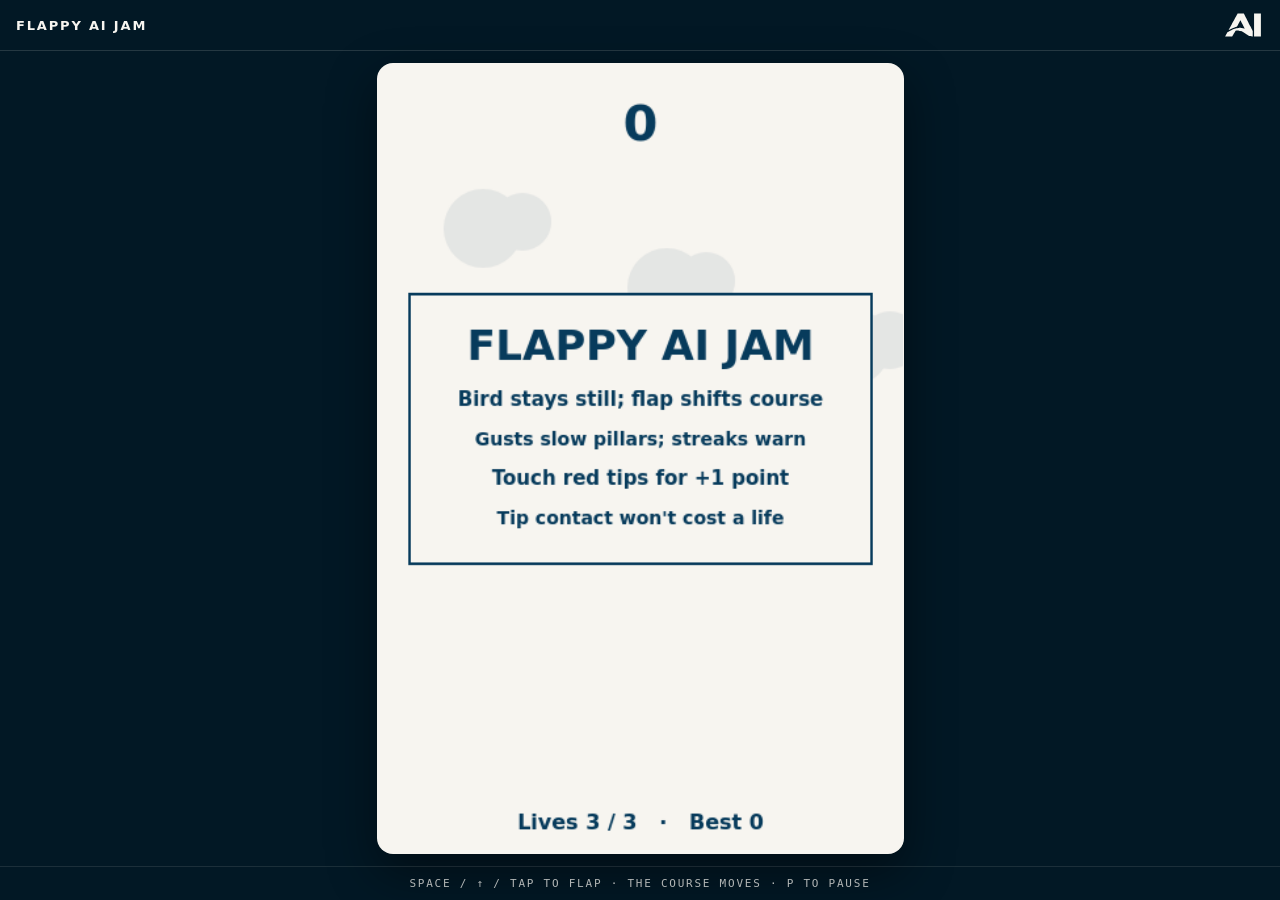
<file: index.html>
<!DOCTYPE html>
<!--
  FLAPPY AI JAM · University of Portsmouth AI Society
  This whole file is the starter. Copy it into Gemini Canvas or open it in a browser.
  Ask for one change, play a round, and keep the last working version.

  FOR AI CODING AGENTS
  Keep the game in this one HTML file with inline CSS and JavaScript.
  Keep Space, Arrow Up, mouse and touch working, along with pause, restart and resizing.
  Use Canvas shapes and inline styles. Avoid external images, libraries, fonts or packages.
  Keep the labelled AI PROMPT ZONE comments and edit the working Canvas in place.
  If you return code as text, return the complete file from <!DOCTYPE html> to </html>.
  Keep best-score storage optional. Wrap all localStorage reads and writes in try/catch
  so the game works inside sandboxed previews even when storage is unavailable.
  Physics use seconds in a fixed-step loop. Never tie movement to screen refresh.
  The default is a three-life game with a gradual difficulty ramp. Keep each gap reachable.
  The labelled zones below show where to change artwork, physics, obstacles and scoring.
  After editing, check the first launch, all three lives, restart and a phone-size view.
-->
<html lang="en">
<head>
<meta charset="UTF-8">
<meta name="viewport" content="width=device-width, initial-scale=1">
<link rel="icon" href="data:,">
<title>Flappy AI Jam · UoP AI Society</title>
<style>
  :root { --ink:#021825; --navy:#073B5C; --cream:#F7F5F0; }
  * { box-sizing:border-box; }
  html, body { margin:0; height:100%; background:var(--ink); color:var(--cream); color-scheme:dark;
    font-family:system-ui,-apple-system,"Segoe UI",sans-serif; }
  body { height:100svh; display:flex; flex-direction:column; overflow:hidden; }
  header, footer { display:flex; align-items:center; padding:10px 16px; flex:none; }
  header { justify-content:space-between; border-bottom:1px solid rgba(247,245,240,.14); }
  .brand { font-size:13px; font-weight:650; letter-spacing:.14em; text-transform:uppercase; white-space:nowrap; }
  .society { color:var(--cream); padding:3px; line-height:0; }
  .society svg { width:36px; height:24px; }
  .society:focus-visible { outline:2px solid var(--cream); outline-offset:2px; }
  .sr-only { position:absolute; width:1px; height:1px; overflow:hidden; clip-path:inset(50%); white-space:nowrap; }
  main { flex:1; min-height:0; display:flex; align-items:center; justify-content:center; padding:12px; }
  canvas { background:var(--cream); display:block; touch-action:none; border-radius:16px;
    outline-offset:4px; border:1px solid rgba(247,245,240,.28); box-shadow:0 18px 50px rgba(0,0,0,.45); }
  canvas:focus-visible { outline:2px solid var(--cream); }
  footer { gap:12px; flex-wrap:wrap; text-align:center; justify-content:center; border-top:1px solid rgba(247,245,240,.14);
    font:11px/1.2 ui-monospace,SFMono-Regular,Menlo,Consolas,monospace; letter-spacing:.16em; opacity:.72; }
</style>
</head>
<body>
<header>
  <div class="brand">Flappy AI Jam</div>
  <a class="society" href="https://github.com/uopaisociety" target="_blank" rel="noopener noreferrer" aria-label="University of Portsmouth AI Society on GitHub (new tab)">
    <svg viewBox="172 248 692 450" aria-hidden="true">
      <g transform="translate(-22 0) translate(-575.84993366 -793.24494091) scale(4.2459962354)" fill="currentColor">
        <g transform="translate(600 314) scale(1.2) translate(-600 -314)">
          <g fill-rule="evenodd" transform="translate(175.41909833 172.66980773) scale(0.4500968704)">
    <path transform="translate(169.0000000 187.6722702) scale(0.250000000)" d="M0.000 774.000C0.000 772.900 0.450 772.000 1.000 772.000C1.550 772.000 2.000 771.580 2.000 771.067C2.000 770.017 16.468 743.247 24.466 729.500C27.346 724.550 31.967 716.225 34.736 711.000C39.758 701.522 62.605 659.871 73.665 640.032L79.500 629.564 89.000 624.212C94.225 621.269 102.325 616.800 107.000 614.280C111.675 611.761 119.824 607.096 125.110 603.914C130.395 600.732 144.570 593.097 156.610 586.947C168.649 580.797 181.650 574.073 185.500 572.006C189.350 569.938 199.475 564.998 208.000 561.028C216.525 557.058 228.000 551.671 233.500 549.058C241.499 545.256 259.082 537.876 276.500 531.008C277.600 530.574 282.550 528.603 287.500 526.628C308.326 518.317 342.288 507.568 374.500 499.092C389.435 495.162 430.782 488.326 454.500 485.865C473.781 483.865 525.349 484.167 544.000 486.390C584.388 491.203 625.526 501.580 656.260 514.707C658.328 515.590 660.269 516.064 660.573 515.760C661.263 515.070 644.321 481.129 616.269 427.000C604.440 404.175 587.779 372.000 579.244 355.500C570.709 339.000 558.000 314.475 551.002 301.000C544.005 287.525 533.417 267.050 527.473 255.500C515.537 232.307 514.811 231.000 513.859 231.000C513.061 231.000 497.706 257.899 489.027 274.500C485.577 281.100 482.407 286.950 481.982 287.500C481.558 288.050 479.068 292.550 476.450 297.500C473.832 302.450 470.014 309.425 467.965 313.000C465.917 316.575 461.868 324.000 458.968 329.500C456.068 335.000 452.936 340.625 452.009 342.000C451.082 343.375 447.482 349.900 444.009 356.500C440.537 363.100 437.127 369.400 436.431 370.500C435.736 371.600 432.277 377.900 428.745 384.500C425.213 391.100 418.362 403.475 413.522 412.000C408.681 420.525 403.828 429.075 402.737 431.000C401.645 432.925 398.951 437.988 396.750 442.250C393.437 448.664 392.332 450.000 390.339 450.000C383.805 450.000 319.694 469.921 290.008 481.175C277.718 485.834 252.825 495.660 248.500 497.560C227.528 506.770 219.582 510.193 214.976 512.001C211.964 513.183 193.975 522.066 175.000 531.741C156.025 541.416 135.209 552.028 128.742 555.325C122.276 558.621 116.753 561.087 116.471 560.804C115.910 560.244 128.820 535.481 138.003 519.500C141.164 514.000 145.804 505.400 148.315 500.388C150.827 495.377 155.303 487.052 158.263 481.888C166.686 467.195 177.000 448.342 177.000 447.640C177.000 447.290 179.984 441.715 183.630 435.252C187.277 428.788 194.749 415.175 200.235 405.000C205.721 394.825 214.597 378.625 219.961 369.000C229.695 351.532 245.917 321.754 257.550 300.000C267.038 282.257 278.327 261.979 281.489 257.000C283.061 254.525 285.659 249.608 287.263 246.074C288.867 242.540 295.237 230.615 301.418 219.574C307.600 208.533 315.199 194.718 318.305 188.873C321.411 183.029 325.988 174.803 328.476 170.595C330.964 166.386 333.000 162.771 333.000 162.561C333.000 162.351 334.738 159.101 336.862 155.340C338.986 151.578 342.509 145.125 344.690 141.000C346.871 136.875 351.586 128.325 355.167 122.000C358.749 115.675 363.617 106.900 365.985 102.500C375.669 84.510 383.821 69.670 391.529 56.000C393.855 51.875 398.140 44.000 401.052 38.500C403.963 33.000 407.227 26.925 408.304 25.000C409.382 23.075 412.498 17.450 415.229 12.500C417.960 7.550 420.715 2.952 421.350 2.282C422.238 1.348 445.153 0.966 520.003 0.640C573.626 0.406 619.577 0.504 622.115 0.858L626.730 1.500 633.508 14.500C637.237 21.650 644.454 35.600 649.547 45.500C654.640 55.400 662.018 69.575 665.943 77.000C669.868 84.425 675.507 95.545 678.473 101.711C681.440 107.878 685.673 116.015 687.880 119.794C690.087 123.573 697.932 138.553 705.314 153.083C712.695 167.612 725.614 192.775 734.022 209.000C759.949 259.032 835.624 408.383 848.281 434.500C851.480 441.100 855.200 448.525 856.550 451.000C857.899 453.475 863.565 464.725 869.140 476.000C874.716 487.275 885.199 508.425 892.435 523.000C899.671 537.575 906.969 552.425 908.652 556.000C910.335 559.575 915.155 569.333 919.362 577.685L927.011 592.871 926.755 683.185L926.500 773.500 913.500 773.394C889.946 773.203 873.490 770.381 840.500 760.878C802.349 749.887 762.481 728.857 700.254 686.900C654.728 656.203 615.213 631.599 598.500 623.541C557.837 603.937 545.446 598.832 520.500 591.409C502.185 585.958 483.230 581.714 464.000 578.756C451.555 576.842 445.461 576.525 421.000 576.521C390.766 576.515 385.141 577.031 361.251 581.998C348.953 584.556 345.000 586.028 345.000 588.051C345.000 588.494 343.484 591.476 341.632 594.678C336.401 603.720 316.820 637.703 312.348 645.500C310.140 649.350 304.433 659.176 299.667 667.337C294.900 675.497 291.000 682.354 291.000 682.574C291.000 682.795 288.130 687.818 284.623 693.738C281.115 699.657 273.088 713.513 266.784 724.528C260.481 735.543 251.130 751.631 246.004 760.278L236.685 776.000 118.343 776.000L0.000 776.000 0.000 774.000ZM972.250 772.338C971.253 771.935 971.000 693.914 971.000 386.917L971.000 2.000 1085.500 2.000L1200.000 2.000 1200.000 387.500L1200.000 773.000 1086.750 772.921C1024.463 772.878 972.938 772.615 972.250 772.338Z"/>
          </g>
        </g>
      </g>
    </svg>
  </a>
  <span id="status" class="sr-only" role="status">Ready to play. Three lives.</span>
</header>
<main><canvas id="game" width="400" height="600" tabindex="0" role="img" aria-label="Flappy Bird game with a stationary bird. Wind gusts slow the pillars. Touch red pillar tips for bonus points without losing a life. Space, up arrow or tap to flap. P to pause." aria-describedby="controls">Your browser needs Canvas 2D to play this game.</canvas></main>
<footer id="controls">SPACE / ↑ / TAP TO FLAP · THE COURSE MOVES · P TO PAUSE</footer>
<script>
"use strict";

// === AI PROMPT ZONE: CONFIG ===
// Positions are pixels, speed is pixels/second, gravity is pixels/second².
// Start with colours or one mechanic. The first gates teach the rhythm. Speed and gap difficulty then ramp over a minute.
const W = 400, H = 600, BIRD_SCREEN_Y = 285;
const GRAVITY = 880, FLAP_STRENGTH = -285, MAX_FALL_SPEED = 400;
const PIPE_GAP = 180, MIN_PIPE_GAP = 130, PIPE_WIDTH = 58, PIPE_SPACING = 260;
const PIPE_SPEED = 140, MAX_PIPE_SPEED = 220, RAMP_DELAY = 8, RAMP_SECONDS = 60;
const WIND_WARNING_SECONDS = 0.75, WIND_PIPE_SPEED_FACTOR = 0.45;
const START_LIVES = 3, RECOVERY_SECONDS = 1.2, BONUS_FEEDBACK_SECONDS = 1, STEP = 1 / 120;
const COLORS = { navy:"#073B5C", cream:"#F7F5F0", bird:"#FFC93C", beak:"#FF7A00", pipe:"#0E5A8A", bonusTip:"#C62828" };
const canvas = document.getElementById("game");
const ctx = canvas.getContext("2d");
const statusEl = document.getElementById("status");
let state = "start", bird, pipes, score, lives, recovery, elapsed, nextCenter, pipesSpawned, nextBonusPipe;
let windDirection, windWarning, windRemaining, nextWindIn;
let bonusFeedbackTimer = 0;
let overAt = 0, best = 0, lastTime = null, accumulator = 0;
try {
  const stored = Number(localStorage.getItem("flappyAiJamBest"));
  if (Number.isSafeInteger(stored) && stored > 0) best = stored;
} catch { /* The game also works when browser storage is blocked. */ }

function resize() {
  const space = document.querySelector("main");
  const scale = Math.max(0.01, Math.min((space.clientWidth - 24) / W, (space.clientHeight - 24) / H));
  canvas.style.width = Math.floor(W * scale) + "px";
  canvas.style.height = Math.floor(H * scale) + "px";
}
addEventListener("resize", resize);
resize();

function reset() {
  bird = { x:100, y:BIRD_SCREEN_Y, vy:0, r:15 };
  pipes = [];
  score = elapsed = recovery = 0;
  lives = START_LIVES;
  nextCenter = bird.y;
  pipesSpawned = 0;
  nextBonusPipe = 3 + Math.floor(Math.random() * 3);
  bonusFeedbackTimer = 0;
  windDirection = windWarning = windRemaining = 0;
  nextWindIn = 2.5 + Math.random() * 3.5;
}

// === AI PROMPT ZONE: PHYSICS & INPUT ===
// Each press is one flap. Ignore a held key's repeat events.
// A resume input leaves the current position intact. A restart creates a new run.
function flap() {
  if (!ctx || document.hidden) return;
  const freshStart = state !== "playing";
  if (state === "paused") {
    state = "playing";
  } else {
    if (state === "over") {
      if (performance.now() - overAt < 350) return;
      reset();
    }
    state = "playing";
    bird.vy = FLAP_STRENGTH;
  }
  if (freshStart) {
    lastTime = performance.now();
    accumulator = 0;
    statusEl.textContent = "Playing. " + lives + " lives. Keep flapping.";
  }
}
function pause() {
  if (state !== "playing") return;
  state = "paused";
  statusEl.textContent = "Paused. Tap or press Space to resume.";
  lastTime = null;
  accumulator = 0;
}
function updateWind(dt) {
  if (windRemaining > 0) {
    windRemaining = Math.max(0, windRemaining - dt);
    if (!windRemaining) {
      windDirection = 0;
      nextWindIn = 3 + Math.random() * 4;
    }
  } else if (windWarning > 0) {
    windWarning = Math.max(0, windWarning - dt);
    if (!windWarning) windRemaining = 1.2 + Math.random() * 1.2;
  } else {
    nextWindIn -= dt;
    if (nextWindIn <= 0) {
      windDirection = Math.random() < 0.5 ? -1 : 1;
      windWarning = WIND_WARNING_SECONDS;
    }
  }
}
function updateBird(dt) {
  bird.vy = Math.min(MAX_FALL_SPEED, bird.vy + GRAVITY * dt);
  bird.y += bird.vy * dt;
  // Keep the bird from flying above the world; there is no floor collision.
  if (bird.y < bird.r) {
    bird.y = bird.r;
    bird.vy = Math.max(0, bird.vy);
  }
}

// === AI PROMPT ZONE: PIPES / LEVEL ===
// The first two gaps are centered. Later gaps move farther as the run progresses.
// Store each new gap on its pipe. Existing gaps stay still while the player approaches.
// Every visible pipe endcap belongs to its collision box.
function updatePipes(dt) {
  const difficulty = Math.min(1, Math.max(0, (elapsed - RAMP_DELAY) / RAMP_SECONDS));
  const speed = (PIPE_SPEED + (MAX_PIPE_SPEED - PIPE_SPEED) * difficulty)
    * (windRemaining > 0 ? WIND_PIPE_SPEED_FACTOR : 1);
  const last = pipes[pipes.length - 1];
  if (!last || last.x <= W - PIPE_SPACING) {
    const gap = PIPE_GAP + (MIN_PIPE_GAP - PIPE_GAP) * difficulty;
    const drift = 55 + 30 * difficulty;
    if (score > 0) nextCenter = Math.max(gap / 2 + 50,
      Math.min(H - gap / 2 - 50, nextCenter + (Math.random() * 2 - 1) * drift));
    pipesSpawned++;
    const bonus = pipesSpawned === nextBonusPipe;
    if (bonus) nextBonusPipe += 3 + Math.floor(Math.random() * 3);
    pipes.push({ x:last ? W : W + 100, top:nextCenter - gap / 2, gap, passed:false, bonus, bonusCollected:false });
  }
  for (const pipe of pipes) {
    pipe.x -= speed * dt;
    const overlaps = bird.x + bird.r - 3 > pipe.x && bird.x - bird.r + 3 < pipe.x + PIPE_WIDTH;
    const outsideGap = bird.y - bird.r + 3 < pipe.top || bird.y + bird.r - 3 > pipe.top + pipe.gap;
    const hitsBonusTip = pipe.bonus && overlaps && touchesPipeTip(pipe);
    if (hitsBonusTip) {
      if (!pipe.bonusCollected) {
        pipe.bonusCollected = true;
        awardPoints(1);
        bonusFeedbackTimer = BONUS_FEEDBACK_SECONDS;
      }
    } else if (!recovery && overlaps && outsideGap) {
      loseLife(pipe);
      if (state === "over") return;
    }
    if (!pipe.passed && pipe.x + PIPE_WIDTH < bird.x - bird.r) {
      pipe.passed = true;
      awardPoints(1);
    }
  }
  pipes = pipes.filter(pipe => pipe.x + PIPE_WIDTH > 0);
}

// === AI PROMPT ZONE: SCORE & GAME OVER ===
// Ordinary pillar contact costs one life; bonus tips reward contact without a life loss.
// Return immediately when the last life is lost. Never score after game over.
function touchesPipeTip(pipe) {
  const birdTop = bird.y - bird.r + 3;
  const birdBottom = bird.y + bird.r - 3;
  const lowerTipTop = pipe.top + pipe.gap;
  return (birdBottom > pipe.top - 16 && birdTop < pipe.top)
    || (birdBottom > lowerTipTop && birdTop < lowerTipTop + 16);
}
function awardPoints(points) {
  score += points;
  if (score > best) {
    best = score;
    try { localStorage.setItem("flappyAiJamBest", String(best)); } catch { /* Optional. */ }
  }
}
function loseLife(pipe) {
  if (recovery || state !== "playing") return;
  lives--;
  if (!lives) {
    state = "over";
    overAt = performance.now();
    statusEl.textContent = "Flight finished. Score " + score + ". Tap or press Space to try again.";
    return;
  }
  recovery = RECOVERY_SECONDS;
  const next = pipe || pipes.find(item => item.x + PIPE_WIDTH >= bird.x - bird.r);
  bird.y = next ? next.top + next.gap / 2 : 285;
  bird.vy = 0;
  statusEl.textContent = lives + (lives === 1 ? " life left." : " lives left.") + " Keep flapping.";
}

// === AI PROMPT ZONE: GRAPHICS ===
// Draw with shapes. Keep controls and the score legible over any new artwork.
// The bird stays anchored on screen while the world follows its simulated flight.
function drawBackground() {
  const worldOffset = BIRD_SCREEN_Y - bird.y;
  ctx.fillStyle = COLORS.cream;
  ctx.fillRect(0, 0, W, H);
  ctx.fillStyle = "rgba(7,59,92,0.08)";
  for (let i = 0; i < 4; i++) {
    const x = ((i * 140 - elapsed * 24) % (W + 120) + W + 120) % (W + 120) - 60;
    ctx.beginPath();
    ctx.arc(x, 80 + i * 45 + worldOffset, 30, 0, Math.PI * 2);
    ctx.arc(x + 30, 75 + i * 45 + worldOffset, 22, 0, Math.PI * 2);
    ctx.fill();
  }
}
function drawWindWarning() {
  if (!windWarning) return;
  const progress = 1 - windWarning / WIND_WARNING_SECONDS;
  ctx.save();
  ctx.strokeStyle = "rgba(14,90,138," + (0.3 + progress * 0.5) + ")";
  ctx.lineWidth = 2;
  ctx.lineCap = "round";
  for (let i = 0; i < 3; i++) {
    const x = bird.x - windDirection * (38 + i * 15) + windDirection * progress * 16;
    const y = BIRD_SCREEN_Y - 42 + i * 16;
    ctx.beginPath();
    ctx.moveTo(x, y);
    ctx.quadraticCurveTo(x + windDirection * 8, y - 5, x + windDirection * 18, y - 3);
    ctx.stroke();
    ctx.beginPath();
    ctx.moveTo(x + windDirection * 3, y + 4);
    ctx.lineTo(x + windDirection * 19, y + 2);
    ctx.stroke();
  }
  ctx.restore();
}
function drawPipes() {
  const worldOffset = BIRD_SCREEN_Y - bird.y;
  for (const pipe of pipes) {
    const top = pipe.top + worldOffset;
    const bottom = top + pipe.gap;
    ctx.fillStyle = COLORS.pipe;
    ctx.fillRect(pipe.x, 0, PIPE_WIDTH, Math.max(0, top));
    ctx.fillRect(pipe.x, bottom, PIPE_WIDTH, Math.max(0, H - bottom));
    ctx.fillStyle = pipe.bonus ? COLORS.bonusTip : COLORS.navy;
    ctx.fillRect(pipe.x, top - 16, PIPE_WIDTH, 16);
    ctx.fillRect(pipe.x, bottom, PIPE_WIDTH, 16);
  }
}
function drawBird() {
  ctx.save();
  ctx.translate(bird.x, BIRD_SCREEN_Y);
  ctx.rotate(Math.max(-0.4, Math.min(0.8, bird.vy / 500)));
  if (recovery) {
    ctx.strokeStyle = COLORS.navy;
    ctx.lineWidth = 2;
    ctx.beginPath(); ctx.arc(0, 0, bird.r + 7, 0, Math.PI * 2); ctx.stroke();
  }
  ctx.fillStyle = COLORS.bird;
  ctx.beginPath(); ctx.arc(0, 0, bird.r, 0, Math.PI * 2); ctx.fill();
  ctx.fillStyle = "#fff";
  ctx.beginPath(); ctx.arc(6, -5, 6, 0, Math.PI * 2); ctx.fill();
  ctx.fillStyle = COLORS.navy;
  ctx.beginPath(); ctx.arc(8, -5, 3, 0, Math.PI * 2); ctx.fill();
  ctx.fillStyle = COLORS.beak;
  ctx.beginPath(); ctx.moveTo(12, 0); ctx.lineTo(24, 4); ctx.lineTo(12, 8); ctx.fill();
  ctx.restore();
}
function drawText(text, y, size, color = COLORS.navy) {
  ctx.fillStyle = color;
  ctx.font = "bold " + size + "px system-ui, sans-serif";
  ctx.textAlign = "center";
  ctx.fillText(String(text), W / 2, y);
}
function drawUI() {
  drawText(score, 58, 38);
  drawText("Lives " + lives + " / " + START_LIVES + "   ·   Best " + best, H - 18, 16);
  if (state === "playing") {
    if (bonusFeedbackTimer > 0) drawText("+1!", 102, 24, COLORS.bonusTip);
    return;
  }
  ctx.fillStyle = COLORS.cream;
  ctx.fillRect(24, 175, W - 48, 205);
  ctx.strokeStyle = COLORS.navy; ctx.lineWidth = 2;
  ctx.strokeRect(24, 175, W - 48, 205);
  if (state === "start") {
    drawText("FLAPPY AI JAM", 225, 32);
    drawText("Bird stays still; flap shifts course", 260, 15);
    drawText("Gusts slow pillars; streaks warn", 290, 14);
    drawText("Touch red tips for +1 point", 320, 15);
    drawText("Tip contact won't cost a life", 350, 14);
  } else if (state === "paused") {
    drawText("PAUSED", 235, 32);
    drawText("Tap or press Space to resume", 305, 18);
  } else {
    drawText("FLIGHT OVER", 225, 32);
    drawText("Score " + score + "   ·   Best " + best, 275, 22);
    drawText("Tap or press Space to try again", 330, 18);
  }
}

// === AI PROMPT ZONE: GAME LOOP ===
// Fixed steps make the same inputs play the same at 30, 60 and 144Hz.
// Clamp long frames and pause on focus loss so a tab switch cannot cost a life.
function loop(timestamp) {
  if (lastTime !== null && state === "playing") {
    accumulator += Math.min(0.05, Math.max(0, (timestamp - lastTime) / 1000));
    while (accumulator + 1e-9 >= STEP && state === "playing") {
      recovery = Math.max(0, recovery - STEP);
      bonusFeedbackTimer = Math.max(0, bonusFeedbackTimer - STEP);
      elapsed += STEP;
      updateWind(STEP);
      updateBird(STEP);
      if (state === "playing") updatePipes(STEP);
      accumulator = Math.max(0, accumulator - STEP);
    }
  }
  lastTime = timestamp;
  drawBackground(); drawWindWarning(); drawPipes(); drawBird(); drawUI();
  requestAnimationFrame(loop);
}
addEventListener("keydown", event => {
  if (event.defaultPrevented || event.altKey || event.ctrlKey || event.metaKey) return;
  if (event.target.closest?.("a, button, input, textarea, select, [contenteditable]")) return;
  const isFlap = event.code === "Space" || event.code === "ArrowUp";
  if (!isFlap && event.code !== "KeyP") return;
  event.preventDefault();
  if (event.repeat) return;
  if (isFlap || state === "paused") flap();
  else pause();
});
canvas.addEventListener("pointerdown", event => {
  if (event.button !== 0) return;
  event.preventDefault();
  canvas.focus({ preventScroll:true });
  flap();
});
addEventListener("blur", pause);
document.addEventListener("visibilitychange", () => { if (document.hidden) pause(); });
reset();
if (ctx) requestAnimationFrame(loop);
else {
  canvas.hidden = true;
  statusEl.classList.remove("sr-only");
  statusEl.textContent = "This browser cannot draw the game. Try another browser.";
}
</script>
</body>
</html>
</file>
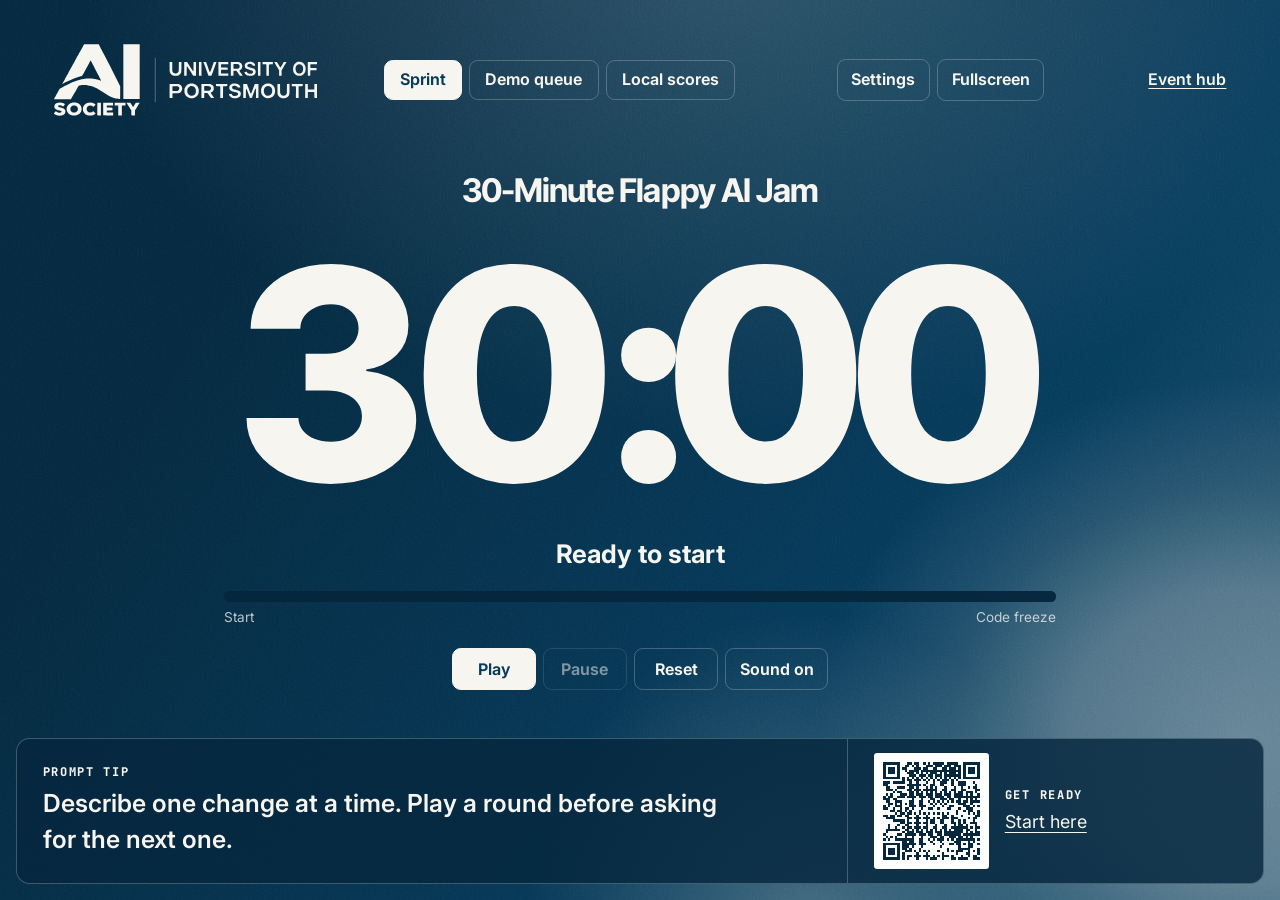
<file: arcade.html>
<!doctype html>
<html lang="en-GB">
<head>
  <meta charset="utf-8">
  <meta name="viewport" content="width=device-width, initial-scale=1">
  <meta name="theme-color" content="#073B5C">
  <title>Flappy AI Jam · Live Command Centre</title>
  <link rel="icon" href="event/brand/icon.svg" type="image/svg+xml">
  <link rel="stylesheet" href="https://fonts.googleapis.com/css2?family=Inter:wght@400;500;600&family=Inter+Tight:wght@700;800&family=JetBrains+Mono:wght@500&display=swap">
  <link rel="stylesheet" href="event/brand/shell.css">
  <style>
    /* Artwork and palette from uopaisociety/society/brand. The lettering in the SVG is outlined. */
    :root {
      --ink: #111820;
      --line: rgb(247 245 240 / .24);
      --panel: rgb(6 40 63 / .82);
      --muted: rgb(247 245 240 / .76);
      color-scheme: dark;
      font: 100%/1.45 var(--sans);
      color: var(--cream);
      background: var(--deep);
    }
    *, *::before, *::after { box-sizing: border-box; }
    [hidden] { display: none !important; }
    body { margin: 0; min-height: 100svh; display: flex; flex-direction: column; }
    h1, h2, h3, p, figure, dl, dd { margin: 0; }
    h1, h2, h3 { line-height: 1.08; }
    a { color: inherit; text-underline-offset: .2em; }
    button, input { font: inherit; color: inherit; }
    button, .button {
      display: inline-flex; align-items: center; justify-content: center; gap: .45rem;
      min-height: 2.65rem; padding: .48rem .85rem; border: 1px solid var(--line);
      border-radius: .55rem; background: transparent; text-decoration: none;
      font-weight: 650; cursor: pointer;
    }
    button:not(:disabled):hover, .button:hover { background: var(--navy); border-color: var(--cream); }
    button.primary, .mode[aria-current="page"], .scores button[aria-pressed="true"] {
      background: var(--cream); color: var(--navy); border-color: var(--cream);
    }
    button.primary:not(:disabled):hover, .mode[aria-current="page"]:hover,
    .scores button[aria-pressed="true"]:hover { background: var(--cream); color: var(--ink); }
    button:disabled { opacity: .5; cursor: default; }
    :focus-visible { outline: 2px solid var(--cream); outline-offset: 3px; }
    .small { font-size: .85rem; color: var(--muted); }
    .label { font-family: var(--mono); text-transform: uppercase; letter-spacing: .14em; font-size: .75rem; font-weight: 750; }
    .row { display: flex; align-items: center; flex-wrap: wrap; gap: .45rem; }
    .topbar { flex-wrap: wrap; }
    .topbar .row { margin-inline: auto; }
    .header-link { margin-left: auto; order: 3; }
    .mode { min-height: 2.3rem; padding-inline: .95rem; }
    .tools { justify-content: flex-end; }
    .topbar nav { justify-content: center; }
    .header-link { font-weight: 600; padding: .3rem .15rem; }
    main { flex: 1; width: 100%; display: flex; flex-direction: column; }
    .sprint {
      flex: 1; display: grid; grid-template-rows: 1fr auto; min-height: 0;
      width: min(100% - 2rem, 88rem); margin: 0 auto;
    }
    .clock-area { align-self: center; text-align: center; padding: 1.35rem 0 1.55rem; }
    .clock-area h1 { font-size: clamp(1.45rem, 2.55vw, 3rem); }
    .clock {
      display: block; margin-block: .04em .02em; font-size: min(23vw, 38svh, 26rem);
      line-height: 1.05; font-family: var(--display); font-variant-numeric: tabular-nums; font-weight: 800;
      letter-spacing: -.045em; padding-right: .045em;
    }
    .clock-note { font-size: clamp(1rem, 2vw, 1.8rem); min-height: 1.5em; font-weight: 700; }
    .progress-area { width: min(100% - 1rem, 52rem); margin: 1.15rem auto 1.25rem; }
    progress { display: block; appearance: none; width: 100%; height: .65rem; border: 0; border-radius: 1rem; background: var(--panel); overflow: hidden; }
    progress::-webkit-progress-bar { background: var(--panel); }
    progress::-webkit-progress-value { background: var(--cream); }
    progress::-moz-progress-bar { background: var(--cream); }
    .progress-label { display: flex; justify-content: space-between; gap: 1rem; margin-top: .4rem; }
    .clock-controls { justify-content: center; }
    .clock-controls button { min-width: 5.25rem; }
    .ticker {
      margin-bottom: 1rem; display: grid; grid-template-columns: 1fr minmax(15rem, 26rem);
      border: 1px solid var(--line); border-radius: .85rem; background: var(--panel);
    }
    .tip, .submission { padding: .9rem clamp(1rem, 2.4vw, 1.6rem); }
    .tip { display: grid; align-content: center; min-height: 8.75rem; }
    .tip p:last-child { margin-top: .3rem; font-size: clamp(1.05rem, 2vw, 1.55rem); font-weight: 600; max-width: 44ch; }
    .submission { border-left: 1px solid var(--line); display: flex; gap: 1rem; align-items: center; }
    .submission a { display: block; font-size: clamp(.9rem, 1.4vw, 1.15rem); overflow-wrap: anywhere; margin-top: .25rem; }
    #qr { width: clamp(6.75rem, 9vw, 9rem); height: auto; flex: none; border-radius: .2rem; image-rendering: pixelated; }
    .showcase {
      flex: 1; align-items: start; display: grid;
      grid-template-columns: minmax(0, 1fr) auto minmax(0, 1fr);
      gap: clamp(.8rem, 2vw, 2rem); width: min(100% - 2rem, 92rem); margin: 0 auto; padding: 1.25rem 0;
    }
    .build { align-self: center; padding-inline: .35rem; overflow-wrap: anywhere; }
    .build h1 { font-size: clamp(1.8rem, 4vw, 4.75rem); margin: .55rem 0; }
    .build .builder { font-size: clamp(1.05rem, 2.25vw, 2rem); color: var(--muted); margin-bottom: 1.25rem; }
    .build .row { margin-bottom: .65rem; }
    .stage {
      --scale: 1; position: relative; align-self: center; width: calc(480px * var(--scale));
      height: calc(640px * var(--scale)); overflow: hidden; border-radius: .85rem;
      outline: 1px solid var(--line); background: var(--ink);
    }
    .stage iframe {
      display: block; width: 480px; height: 640px; border: 0;
      transform: scale(var(--scale)); transform-origin: top left;
    }
    .stage-empty {
      position: absolute; inset: 0; display: grid; align-content: center; justify-items: center;
      text-align: center; padding: 1rem; background:
        repeating-linear-gradient(0deg, transparent 0 39px, var(--line) 39px 40px),
        repeating-linear-gradient(90deg, transparent 0 39px, var(--line) 39px 40px), var(--deep);
    }
    .stage-empty div { background: var(--deep); padding: 1rem; border: 1px solid var(--line); border-radius: .6rem; }
    .stage-empty h2 { font-size: clamp(1.2rem, 2.1vw, 2rem); }
    .stage-empty p { margin-top: .4rem; }
    .sidebar { display: grid; gap: .8rem; min-width: 0; }
    .panel { border: 1px solid var(--line); border-radius: .85rem; background: var(--panel); padding: .85rem; }
    .panel h2 { font-size: clamp(1rem, 1.65vw, 1.35rem); }
    .panel-head { display: flex; align-items: baseline; justify-content: space-between; gap: .4rem; margin-bottom: .55rem; }
    .total { white-space: nowrap; font-variant-numeric: tabular-nums; font-weight: 750; }
    .criterion { display: flex; align-items: center; justify-content: space-between; text-align: left; gap: .4rem; width: 100%; min-height: 2rem; padding: .25rem .45rem; font-size: .85rem; margin-bottom: .25rem; }
    .criterion[aria-pressed="true"] { border-color: var(--cream); box-shadow: inset .2rem 0 var(--cream); }
    .criterion span:last-child { white-space: nowrap; font-variant-numeric: tabular-nums; }
    .scores { display: grid; grid-template-columns: repeat(5, minmax(0, 1fr)); gap: .25rem; margin-block: .5rem; }
    .scores button { min-height: 2rem; padding: .15rem; }
    .applause { width: 100%; justify-content: space-between; margin-top: .45rem; min-height: 2.2rem; }
    .queue { list-style: none; padding: 0 .18rem; margin: .6rem 0 0; max-height: 8.6rem; overflow-y: auto; }
    .queue li { display: flex; gap: .3rem; margin-block: .25rem; }
    .queue .pick { flex: 1; min-width: 0; display: grid; justify-content: stretch; text-align: left; line-height: 1.25; }
    .queue .pick strong, .queue .pick span { overflow: hidden; text-overflow: ellipsis; white-space: nowrap; }
    .queue .pick[aria-current="true"] { border-color: var(--cream); }
    .queue .remove { padding-inline: .55rem; }
    .drop-area { display: grid; gap: .4rem; padding: .45rem; border: 1px dashed var(--line); border-radius: .55rem; }
    .drop-area[data-dragging] { border-color: var(--cream); background: var(--navy); }
    .drop-area .row > * { flex: 1; }
    .drop-area button { min-height: 2.15rem; font-size: .83rem; padding-inline: .4rem; }
    label { display: grid; gap: .23rem; font-size: .85rem; font-weight: 650; }
    input { width: 100%; min-width: 0; min-height: 2.35rem; padding: .35rem .5rem; border-radius: .4rem; border: 1px solid var(--line); background: var(--deep); }
    .podium { flex: 1; display: grid; align-content: center; text-align: center; width: min(100% - 2rem, 78rem); margin: 0 auto; padding: 1.7rem 0; }
    .podium h1 { font-size: clamp(2.9rem, 8vw, 8rem); letter-spacing: -.065em; margin-block: .35rem 1.7rem; }
    .places { display: grid; grid-template-columns: repeat(3, minmax(0, 1fr)); align-items: end; gap: .8rem; }
    .place { background: var(--panel); padding: clamp(.6rem, 2.3vw, 2rem); border: 1px solid var(--line); border-radius: .8rem; overflow-wrap: anywhere; }
    .place[data-rank="1"] { grid-column: 2; grid-row: 1; background: var(--cream); color: var(--navy); min-height: 17rem; }
    .place[data-rank="2"] { grid-column: 1; grid-row: 1; min-height: 13rem; }
    .place[data-rank="3"] { grid-column: 3; grid-row: 1; min-height: 11rem; }
    .place .rank { display: block; font-size: clamp(1.65rem, 4vw, 4rem); font-weight: 800; line-height: 1; margin-bottom: .6rem; }
    .place h2 { font-size: clamp(1.15rem, 2.7vw, 2.7rem); }
    .place .winner + .winner { margin-top: .75rem; border-top: 1px solid currentColor; padding-top: .75rem; }
    .place p { margin-top: .3rem; }
    .podium .exports { justify-content: center; margin-top: 1.35rem; }
    .photo-mark { display: none; width: 8rem; height: 8rem; margin: 0 auto .5rem; object-fit: contain; border-radius: .55rem; }
    .photo .topbar, .photo .exports { display: none; }
    .photo .photo-mark { display: block; }
    dialog { color: var(--cream); background: var(--deep); border: 1px solid var(--line); border-radius: .85rem; width: min(100% - 2rem, 30rem); padding: 1.25rem; }
    dialog::backdrop { background: rgb(17 24 32 / .76); }
    dialog form { display: grid; gap: .8rem; }
    dialog .row { justify-content: flex-end; }
    .sr-only { position: absolute; width: 1px; height: 1px; padding: 0; overflow: hidden; clip-path: inset(50%); white-space: nowrap; }
    @media (max-width: 63rem) {
      .header-link { order: 0; }
      .topbar nav { order: 2; }
      .topbar .tools { order: 3; }
    }
    @media (min-width: 50rem) and (max-height: 850px) {
      .clock { font-size: min(23vw, 30svh, 26rem); }
      .clock-area { padding-block: .75rem; }
      .clock-area h1 { font-size: clamp(1.45rem, 2vw, 2.45rem); }
      .progress-area { margin-block: .72rem .8rem; }
    }
    @media (max-width: 49rem) {
      .showcase { grid-template-columns: minmax(0, 1fr) minmax(0, 1fr); }
      .stage { grid-column: 1 / -1; grid-row: 1; justify-self: center; }
      .build { align-self: start; }
    }
    @media (max-width: 36rem) {
      .topbar { gap: .5rem; }
      .topbar nav, .topbar .tools { width: 100%; justify-content: center; }
      .topbar .tools { gap: .35rem; }
      .topbar .mode { padding-inline: .65rem; }
      .clock-controls button { min-width: 4rem; }
      .topbar .tools button { padding-inline: .55rem; }
      .ticker, .showcase { grid-template-columns: 1fr; }
      .submission { border-left: 0; border-top: 1px solid var(--line); }
      .places { grid-template-columns: 1fr; }
      .places .place { grid-column: 1; grid-row: auto; min-height: 0; }
    }
  </style>
</head>
<body data-animate>
  <div class="ambient" aria-hidden="true"></div>
  <header class="society-header topbar">
    <a href="https://github.com/uopaisociety" aria-label="University of Portsmouth AI Society on GitHub"><img class="society-logo" src="event/brand/lockup.svg" alt="University of Portsmouth AI Society" width="1200" height="360"></a>
    <a class="header-link" href="showcase.html">Event hub</a>
    <nav class="row" aria-label="Event mode">
      <button class="mode" type="button" data-mode="sprint" aria-controls="sprint" aria-current="page">Sprint</button>
      <button class="mode" type="button" data-mode="showcase" aria-controls="showcase">Demo queue</button>
      <button class="mode" type="button" data-mode="podium" aria-controls="podium">Local scores</button>
    </nav>
    <div class="row tools">
      <button type="button" id="settings">Settings</button>
      <button type="button" id="fullscreen" hidden>Fullscreen</button>
    </div>
  </header>
  <main>
    <section class="sprint" id="sprint" aria-labelledby="sprint-title">
      <div class="clock-area">
        <h1 id="sprint-title">30-Minute Flappy AI Jam</h1>
        <div class="clock" id="clock" role="timer" aria-label="Sprint time remaining">30:00</div>
        <p class="clock-note" id="clock-note" role="status">Ready to start</p>
        <div class="progress-area">
          <progress id="progress" value="0" max="1800" aria-label="Sprint elapsed"></progress>
          <div class="progress-label small"><span>Start</span><span>Code freeze</span></div>
        </div>
        <div class="row clock-controls">
          <button type="button" class="primary" id="play">Play</button>
          <button type="button" id="pause" disabled>Pause</button>
          <button type="button" id="reset">Reset</button>
          <button type="button" id="sound" aria-pressed="true">Sound on</button>
        </div>
      </div>
      <footer class="ticker">
        <div class="tip">
          <p class="label">Prompt tip</p>
          <p id="tip"></p>
        </div>
        <div class="submission">
          <canvas id="qr" role="img" aria-label="QR code for the participant guide" hidden></canvas>
          <div>
            <p class="label" id="qr-label">Get ready</p>
            <a id="submit-link" target="_blank" rel="noopener noreferrer" hidden></a>
            <p class="small" id="submit-note">Set the submission URL in Settings.</p>
          </div>
        </div>
      </footer>
    </section>

    <section class="showcase" id="showcase" aria-labelledby="build-title" hidden>
      <div class="build">
        <p class="label">Live showcase</p>
        <h1 id="build-title">Arcade Showcase</h1>
        <p class="builder" id="builder">Select a build from the queue.</p>
        <div class="row"><a class="button" href="showcase.html#hall-of-fame">Play approved builds</a><a class="button" href="vote.html?projector">Project voting QR</a></div>
        <div class="row" id="build-actions" hidden>
          <button type="button" id="edit-build">Edit build</button>
          <button type="button" id="reload-game">Reload game</button>
          <a class="button" id="external" target="_blank" rel="noopener noreferrer" hidden>Open in new tab ↗︎</a>
          <button type="button" id="reattach" hidden>Reattach HTML</button>
        </div>
        <p class="small" id="embed-note" hidden>If a site blocks the preview, open it in a new tab or use its exported HTML.</p>
      </div>
      <div class="stage" id="stage">
        <div class="stage-empty" id="stage-empty">
          <div><h2 id="stage-title">Ready for a demo</h2><p id="stage-note">Add a game from the sidebar.</p></div>
        </div>
      </div>
      <aside class="sidebar" aria-label="Scoring and demo queue">
        <section class="panel" aria-labelledby="score-title">
          <div class="panel-head">
            <h2 id="score-title" tabindex="-1">Live scoring</h2>
            <span id="total" class="total" aria-live="polite">— / 15</span>
          </div>
          <div id="criteria" role="group" aria-label="Scoring criterion">
            <button type="button" class="criterion" data-criterion="0" aria-pressed="true" disabled><span>Technical Execution</span><span>— / 5</span></button>
            <button type="button" class="criterion" data-criterion="1" aria-pressed="false" disabled><span>Game Feel</span><span>— / 5</span></button>
            <button type="button" class="criterion" data-criterion="2" aria-pressed="false" disabled><span>Creativity</span><span>— / 5</span></button>
          </div>
          <div class="scores" id="scores" role="group" aria-label="Score out of five">
            <button type="button" data-score="1" aria-pressed="false" disabled>1</button>
            <button type="button" data-score="2" aria-pressed="false" disabled>2</button>
            <button type="button" data-score="3" aria-pressed="false" disabled>3</button>
            <button type="button" data-score="4" aria-pressed="false" disabled>4</button>
            <button type="button" data-score="5" aria-pressed="false" disabled>5</button>
          </div>
          <p class="small" id="score-note">Press 1–5 to score. Click outside the game to return to host shortcuts.</p>
          <button type="button" class="applause" id="applaud" disabled><span>Local applause +1</span><strong id="applause-count" aria-live="polite">0</strong></button>
          <button type="button" id="undo-applause" class="criterion" style="margin-top:.35rem" disabled>Undo last upvote</button>
        </section>
        <section class="panel" id="queue-panel" aria-labelledby="queue-title">
          <div class="panel-head"><h2 id="queue-title">Demo queue</h2><span class="small" id="queue-count">0 builds</span></div>
          <form id="add-link">
            <div class="drop-area" id="drop-area">
              <button type="button" id="load-approved">Queue approved builds</button>
              <label>Game link <input id="game-url" type="url" placeholder="Paste a Gemini or Pages link" required></label>
              <div class="row">
                <button type="submit">Queue link</button>
                <button type="button" id="choose-files">Add HTML</button>
              </div>
              <p class="small">Or drop self-contained .html files here.</p>
            </div>
          </form>
          <input id="local-files" type="file" accept=".html,.htm" multiple hidden>
          <input id="replacement-file" type="file" accept=".html,.htm" hidden>
          <ul class="queue" id="queue" aria-label="Queued builds"></ul>
          <p class="small" id="queue-note" role="status"></p>
        </section>
      </aside>
    </section>

    <section class="podium" id="podium" aria-labelledby="podium-title" hidden>
      <img class="photo-mark" src="event/brand/mark.svg" alt="AI Society" width="720" height="480">
      <p class="label">University of Portsmouth AI Society · Flappy AI Jam</p>
      <h1 id="podium-title">Local judging scores</h1>
      <p id="podium-empty">Score all three criteria for a demo to add it to the podium.</p>
      <div class="places" id="places" hidden></div>
      <div class="row exports">
        <button type="button" class="primary" id="export-md" disabled>Export Markdown</button>
        <button type="button" id="export-json" disabled>Export JSON</button>
        <button type="button" id="photo" disabled>Photo mode</button>
        <a class="button" href="vote.html?projector">Project voting QR</a>
        <a class="button" href="showcase.html#winners">Official awards</a>
      </div>
    </section>
  </main>

  <dialog id="settings-dialog">
    <form id="settings-form">
      <h2>Event settings</h2>
      <label>Submission form URL
        <input type="url" id="submission-url" placeholder="https://forms.gle/…" aria-describedby="submission-help">
      </label>
      <p class="small"><a href="https://github.com/uopaisociety/flappy-ai-jam/actions/workflows/publish-submission.yml" target="_blank" rel="noopener noreferrer">Manage voting and awards on GitHub ↗︎</a></p>
      <p class="small" id="submission-help">Paste the public form URL to show it and its QR code on the sprint screen. Leave it blank for the event hub’s submission instructions.</p>
      <div class="row">
        <button type="button" data-close>Cancel</button>
        <button type="submit" class="primary">Save settings</button>
      </div>
    </form>
  </dialog>
  <dialog id="build-dialog">
    <form id="edit-form">
      <h2>Build details</h2>
      <label>Builder or team name <input id="builder-input" maxlength="80" required></label>
      <label>Mod title <input id="title-input" maxlength="100" required></label>
      <div class="row">
        <button type="button" data-close>Cancel</button>
        <button type="submit" class="primary">Save build</button>
      </div>
    </form>
  </dialog>
  <p class="sr-only" id="announcement" role="status"></p>
  <script type="module">
  import { drawQr } from "./event/qr.js";
  import {
    isGeminiShare, loadManifest, loadPublishedGame, publicGameUrl, publishedGamePath, standaloneGameDocument,
  } from "./event/state.js";

  const byId = (id) => document.getElementById(id);
  const STORAGE_KEY = "flappy-ai-jam.arcade.v1";
  const DURATION = 30 * 60 * 1000;
  const CRITERIA = ["Technical Execution", "Game Feel", "Creativity"];
  const MILESTONES = [
    { time: 900, label: "15 minutes left", notes: [523, 659] },
    { time: 300, label: "5 minutes left · Get your build ready to submit", notes: [659, 784, 880] },
    { time: 60, label: "1 minute left · Submit your build", notes: [880, 880, 1047] },
    { time: 0, label: "Hands up · Code freeze", notes: [784, 587, 392, 262] }
  ];
  const TIPS = [
    "Describe one change at a time. Play a round before asking for the next one.",
    "Tell Gemini what should stay the same: controls, collision and scoring.",
    "Give a concrete example of how a flap, near miss or restart should feel.",
    "If Gemini loses a change, start a fresh Canvas chat using your last working HTML.",
    "If a change breaks the game, paste the error and ask Gemini to fix that one issue.",
    "Save the last working version before trying a bigger change.",
    "Give the agent a quick test: after a collision, one tap should start a fresh round.",
    "Ask the agent to point out which part of the game it changed. Check that part first.",
    "Check that your share link plays in a private tab. Hand in from 19:05."
  ];

  function loadState() {
    try {
      return JSON.parse(localStorage.getItem(STORAGE_KEY)) ?? {};
    } catch {
      return {};
    }
  }

  const saved = loadState();
  let mode = "sprint";
  let entries = saved.entries ?? [];
  let activeId = entries.some((entry) => entry.id === saved.activeId) ? saved.activeId : null;
  const setupUrl = new URL("showcase.html#setup", location.href).href;
  const defaultSubmission = new URL("showcase.html#submit", location.href).href;
  let submissionUrl = saved.submissionUrl || defaultSubmission;
  let timer = saved.timer ?? { remaining: DURATION, end: null };
  let soundEnabled = saved.soundEnabled ?? true;
  let audio;
  let previousSeconds = Math.ceil(timer.remaining / 1000);
  let projectedLink;
  let criterion = activeEntry()?.scores.indexOf(null) ?? -1;
  let tip = 0;
  let editId = null;
  let pendingLink = null;
  let frame = null;
  let replacementId = null;
  let photoMode = false;
  const localFiles = new Map();

  function persist() {
    try {
      localStorage.setItem(STORAGE_KEY, JSON.stringify({ entries, activeId, submissionUrl, timer, soundEnabled }));
    } catch {
      byId("announcement").textContent = "Browser storage unavailable. Export results before closing this page.";
    }
  }

  function secureUrl(value) {
    try {
      const url = new URL(value.trim());
      return url.protocol === "https:" && !url.username && !url.password ? url.href : "";
    } catch {
      return "";
    }
  }

  function formatTime(seconds) {
    return [Math.floor(seconds / 60), seconds % 60].map((part) => String(part).padStart(2, "0")).join(":");
  }

  function prepareAudio() {
    const AudioContext = window.AudioContext || window.webkitAudioContext;
    if (!soundEnabled || !AudioContext) return;
    audio ??= new AudioContext();
    if (audio.state !== "running") void audio.resume().catch(() => {});
  }

  function playNotes(notes, final = false) {
    if (!soundEnabled || audio?.state !== "running") return;
    const start = audio.currentTime + .02;
    notes.forEach((frequency, index) => {
      const at = start + index * .2;
      const end = at + (final && index === notes.length - 1 ? .65 : .17);
      const oscillator = audio.createOscillator();
      const gain = audio.createGain();
      oscillator.type = "triangle";
      oscillator.frequency.value = frequency;
      gain.gain.setValueAtTime(.001, at);
      gain.gain.exponentialRampToValueAtTime(.22, at + .025);
      gain.gain.exponentialRampToValueAtTime(.001, end);
      oscillator.connect(gain).connect(audio.destination);
      oscillator.start(at);
      oscillator.stop(end);
    });
  }

  function refreshClock() {
    const remaining = timer.end === null ? timer.remaining : Math.max(0, timer.end - Date.now());
    const seconds = Math.ceil(remaining / 1000);
    // If the projector tab was suspended, announce the latest crossed milestone once.
    const crossed = MILESTONES.filter((mark) => previousSeconds > mark.time && seconds <= mark.time).at(-1);
    if (crossed) playNotes(crossed.notes, crossed.time === 0);
    previousSeconds = seconds;
    if (!seconds && timer.end !== null) {
      timer = { remaining: 0, end: null };
      persist();
    }

    const clock = byId("clock");
    const time = formatTime(seconds);
    if (clock.textContent !== time) clock.textContent = time;
    byId("progress").value = (DURATION - remaining) / 1000;
    const mark = MILESTONES.filter((item) => seconds <= item.time).at(-1);
    const note = !seconds ? MILESTONES.at(-1).label
      : timer.end !== null ? mark?.label ?? "Sprint in progress"
      : remaining === DURATION ? "Ready to start" : "Paused";
    if (byId("clock-note").textContent !== note) byId("clock-note").textContent = note;
    byId("play").disabled = timer.end !== null || !seconds;
    byId("pause").disabled = timer.end === null;
    renderParticipantQr(seconds <= 600);
  }

  byId("play").addEventListener("click", () => {
    if (timer.end !== null || !timer.remaining) return;
    prepareAudio();
    timer.end = Date.now() + timer.remaining;
    persist();
    refreshClock();
  });
  byId("pause").addEventListener("click", () => {
    if (timer.end === null) return;
    refreshClock();
    if (timer.end === null) return;
    timer = { remaining: Math.max(0, timer.end - Date.now()), end: null };
    persist();
    refreshClock();
  });
  byId("reset").addEventListener("click", () => {
    if (timer.end !== null && !window.confirm("Reset the running sprint to 30:00?")) return;
    timer = { remaining: DURATION, end: null };
    previousSeconds = DURATION / 1000;
    persist();
    refreshClock();
  });
  function renderSound() {
    byId("sound").textContent = soundEnabled ? "Sound on" : "Sound off";
    byId("sound").setAttribute("aria-pressed", String(soundEnabled));
  }
  byId("sound").addEventListener("click", () => {
    soundEnabled = !soundEnabled;
    if (soundEnabled) prepareAudio();
    renderSound();
    persist();
  });
  // A reloaded running timer may need a fresh gesture to restore audio.
  document.addEventListener("pointerdown", prepareAudio);

  function showTip() {
    byId("tip").textContent = TIPS[tip];
  }

  function renderParticipantQr(submit) {
    const url = submit ? submissionUrl : setupUrl;
    if (projectedLink === url) return;
    projectedLink = url;
    const link = byId("submit-link");
    const note = byId("submit-note");
    const canvas = byId("qr");
    byId("qr-label").textContent = submit ? "Hand in your game" : "Get ready";
    canvas.setAttribute("aria-label", submit ? "QR code to hand in your game" : "QR code for the participant guide");
    link.href = url;
    link.textContent = submit ? (url === defaultSubmission ? "Hand-in instructions" : "Open submission form") : "Start here";
    link.hidden = false;
    const ready = drawQr(canvas, url);
    canvas.hidden = !ready;
    note.hidden = ready;
    if (!ready) note.textContent = "QR unavailable. Use a shorter form link or open the link above.";
  }

  byId("settings").addEventListener("click", () => {
    byId("submission-url").value = submissionUrl === defaultSubmission ? "" : submissionUrl;
    byId("settings-dialog").showModal();
  });
  byId("settings-form").addEventListener("submit", (event) => {
    event.preventDefault();
    const input = byId("submission-url");
    const url = secureUrl(input.value);
    if (input.value.trim() && !url) {
      input.setCustomValidity("Use a public HTTPS URL.");
      input.reportValidity();
      return;
    }
    submissionUrl = url || defaultSubmission;
    persist();
    refreshClock();
    byId("settings-dialog").close();
  });
  byId("submission-url").addEventListener("input", (event) => event.target.setCustomValidity(""));
  document.querySelectorAll("[data-close]").forEach((button) => {
    button.addEventListener("click", () => button.closest("dialog").close());
  });

  function activeEntry() {
    return entries.find((entry) => entry.id === activeId);
  }

  function sum(entry) {
    return entry.scores.reduce((total, score) => total + (score ?? 0), 0);
  }

  function rankedEntries() {
    const scored = entries.filter((entry) => entry.scores.every((score) => score !== null))
      .map((entry) => ({ entry, score: sum(entry) }))
      .sort((a, b) => b.score - a.score);
    let rank = 0;
    return scored.map((row, index) => {
      if (row.score !== scored[index - 1]?.score) rank = index + 1;
      return { ...row, rank };
    });
  }

  function addEntry(kind, source, title, builder, file) {
    const id = globalThis.crypto?.randomUUID?.() ?? String(Date.now()) + "-" + Math.random().toString(36).slice(2);
    const entry = { id, kind, source, title, builder, scores: [null, null, null], applause: 0 };
    if (file) localFiles.set(id, file);
    entries.push(entry);
    return entry;
  }

  byId("load-approved").addEventListener("click", async () => {
    const button = byId("load-approved");
    const note = byId("queue-note");
    button.disabled = true;
    try {
      const builds = await loadManifest();
      const added = [];
      let updated = 0;
      let activeChanged = false;
      for (const build of builds) {
        if (build?.kind !== "submission") continue;
        const source = publishedGamePath(build);
        const url = publicGameUrl(build.url);
        if (!source && !url) continue;
        const kind = source ? "published" : "url";
        const destination = source || url;
        const current = entries.find((entry) =>
          entry.buildId === build.id || (url && entry.kind === "url" && entry.source === url));
        if (current) {
          if (current.kind !== kind || current.source !== destination || current.url !== url) {
            Object.assign(current, { kind, source: destination, url });
            updated++;
            activeChanged ||= current.id === activeId;
          }
          current.buildId = build.id;
          continue;
        }
        const entry = addEntry(kind, destination, build.title, build.builder);
        Object.assign(entry, { url, buildId: build.id });
        added.push(entry);
      }
      note.textContent = [
        added.length ? "Queued " + added.length + " approved " + (added.length === 1 ? "build." : "builds.") : "",
        updated ? "Updated " + updated + " queued " + (updated === 1 ? "build." : "builds.") : "",
      ].filter(Boolean).join(" ") || "No new approved builds to queue.";
      if (added.length && !activeId) selectEntry(added[0]);
      else {
        persist();
        if (activeChanged) {
          renderShowcase();
          void mountGame();
        } else {
          renderQueue();
        }
      }
    } catch {
      note.textContent = "Could not load approved builds. Try again or paste a link below.";
    } finally {
      button.disabled = false;
    }
  });

  function selectEntry(entry) {
    activeId = entry?.id ?? null;
    const next = entry?.scores.indexOf(null) ?? -1;
    criterion = next;
    persist();
    renderShowcase();
    mountGame();
  }

  function showDetails(entry) {
    editId = entry?.id ?? null;
    byId("builder-input").value = entry?.builder ?? "";
    byId("title-input").value = entry?.title ?? "";
    byId("build-dialog").showModal();
  }

  byId("add-link").addEventListener("submit", (event) => {
    event.preventDefault();
    const input = byId("game-url");
    const url = secureUrl(input.value);
    if (!url) {
      input.setCustomValidity("Paste a public HTTPS game link.");
      input.reportValidity();
      return;
    }
    pendingLink = url;
    showDetails();
  });
  byId("game-url").addEventListener("input", (event) => event.target.setCustomValidity(""));
  byId("build-dialog").addEventListener("close", () => {
    editId = null;
    pendingLink = null;
  });
  byId("edit-form").addEventListener("submit", (event) => {
    event.preventDefault();
    const builder = byId("builder-input").value.trim();
    const title = byId("title-input").value.trim();
    if (!builder || !title) {
      byId("announcement").textContent = "Enter both the builder name and the mod title.";
      byId(builder ? "title-input" : "builder-input").focus();
      return;
    }
    const entry = entries.find((item) => item.id === editId);
    if (entry) {
      entry.builder = builder;
      entry.title = title;
      if (frame && entry.id === activeId) frame.title = title;
      persist();
      renderShowcase();
    } else if (pendingLink) {
      const added = addEntry("url", pendingLink, title, builder);
      byId("game-url").value = "";
      byId("queue-note").textContent = "Added " + title + ".";
      if (!activeId) selectEntry(added);
      else {
        persist();
        renderQueue();
      }
    }
    byId("build-dialog").close();
  });
  byId("edit-build").addEventListener("click", () => showDetails(activeEntry()));

  function isHtml(file) {
    return /\.html?$/i.test(file.name);
  }

  function enqueueFiles(files) {
    const list = Array.from(files);
    const added = list.filter(isHtml).map((file) => addEntry("file", file.name,
      file.name.replace(/\.html?$/i, "").slice(0, 100), "", file));
    const rejected = list.length - added.length;
    byId("queue-note").textContent = [
      added.length ? "Added " + added.length + " HTML " + (added.length === 1 ? "file." : "files.") : "",
      rejected ? "Skipped " + rejected + " non-HTML " + (rejected === 1 ? "file." : "files.") : ""
    ].filter(Boolean).join(" ");
    if (!added.length) return;
    if (!activeId) selectEntry(added[0]);
    else {
      persist();
      renderQueue();
    }
    if (added.length === 1) showDetails(added[0]);
  }

  const dropArea = byId("drop-area");
  const queuePanel = byId("queue-panel");
  let dragDepth = 0;
  queuePanel.addEventListener("dragenter", (event) => {
    if (!event.dataTransfer.types.includes("Files")) return;
    event.preventDefault();
    dragDepth++;
    dropArea.dataset.dragging = "";
  });
  queuePanel.addEventListener("dragover", (event) => {
    if (event.dataTransfer.types.includes("Files")) event.preventDefault();
  });
  queuePanel.addEventListener("dragleave", () => {
    dragDepth = Math.max(0, dragDepth - 1);
    if (!dragDepth) delete dropArea.dataset.dragging;
  });
  queuePanel.addEventListener("drop", (event) => {
    if (!event.dataTransfer.types.includes("Files")) return;
    event.preventDefault();
    dragDepth = 0;
    delete dropArea.dataset.dragging;
    enqueueFiles(event.dataTransfer.files);
  });
  byId("choose-files").addEventListener("click", () => byId("local-files").click());
  byId("local-files").addEventListener("change", (event) => {
    enqueueFiles(event.target.files);
    event.target.value = "";
  });
  byId("reattach").addEventListener("click", () => {
    replacementId = activeId;
    byId("replacement-file").click();
  });
  byId("replacement-file").addEventListener("change", (event) => {
    const entry = entries.find((item) => item.id === replacementId);
    const file = event.target.files[0];
    event.target.value = "";
    replacementId = null;
    if (!entry || !file) return;
    if (!isHtml(file)) {
      byId("queue-note").textContent = "Choose a .html file.";
      return;
    }
    localFiles.set(entry.id, file);
    entry.source = file.name;
    persist();
    renderShowcase();
    if (entry.id === activeId) mountGame();
  });

  function renderQueue() {
    byId("queue-count").textContent = entries.length + (entries.length === 1 ? " build" : " builds");
    byId("queue").replaceChildren(...entries.map((entry) => {
      const item = document.createElement("li");
      const pick = document.createElement("button");
      pick.type = "button";
      pick.className = "pick";
      if (entry.id === activeId) pick.setAttribute("aria-current", "true");
      const title = document.createElement("strong");
      title.textContent = entry.title;
      const details = document.createElement("span");
      details.className = "small";
      const status = entry.scores.every((score) => score !== null) ? sum(entry) + "/15"
        : entry.kind === "url" ? "Link" : entry.kind === "published" || localFiles.has(entry.id) ? "HTML" : "Reattach HTML";
      details.textContent = entry.builder ? entry.builder + " · " + status : status;
      pick.append(title, details);
      pick.addEventListener("click", () => {
        if (entry.id !== activeId) selectEntry(entry);
        byId("score-title").focus();
      });
      const remove = document.createElement("button");
      remove.type = "button";
      remove.className = "remove";
      remove.textContent = "×";
      remove.setAttribute("aria-label", "Remove " + entry.title);
      remove.addEventListener("click", () => {
        if (!window.confirm("Remove " + entry.title + " and its scores from the queue?")) return;
        const index = entries.indexOf(entry);
        entries.splice(index, 1);
        localFiles.delete(entry.id);
        if (entry.id === activeId) selectEntry(entries[index] ?? entries.at(-1));
        else {
          persist();
          renderQueue();
        }
        byId("game-url").focus();
      });
      item.append(pick, remove);
      return item;
    }));
  }

  function clearGame() {
    frame?.remove();
    frame = null;
  }

  async function mountGame() {
    clearGame();
    const entry = activeEntry();
    const file = localFiles.get(activeId);
    const source = entry?.kind === "published" ? entry.source : "";
    const url = entry?.kind === "url" ? entry.source : "";
    const external = url && isGeminiShare(new URL(url));
    const stageEmpty = byId("stage-empty");
    stageEmpty.hidden = Boolean((url || file || source) && !external);
    if (external) {
      byId("stage-title").textContent = entry.title;
      byId("stage-note").textContent = "Choose Open in new tab to play this Canvas share.";
      return;
    }
    if (!url && !file && !source) {
      byId("stage-title").textContent = entry ? "Reattach this game" : "Ready for a demo";
      byId("stage-note").textContent = entry ? "Choose the original HTML file to play it again." : "Add a game from the sidebar.";
      return;
    }
    const preview = document.createElement("iframe");
    preview.title = entry.title;
    preview.width = "480";
    preview.height = "640";
    preview.setAttribute("sandbox", "allow-scripts");
    preview.referrerPolicy = "no-referrer";
    preview.setAttribute("allow", "autoplay 'src'; microphone 'none'; camera 'none'");
    frame = preview;
    try {
      if (file || source) {
        stageEmpty.hidden = false;
        byId("stage-title").textContent = entry.title;
        byId("stage-note").textContent = "Loading game…";
        const html = file ? await file.text() : await loadPublishedGame(source);
        if (frame !== preview) return;
        preview.srcdoc = standaloneGameDocument(html);
      } else {
        preview.src = url;
      }
      byId("stage").append(preview);
      stageEmpty.hidden = true;
    } catch {
      if (frame !== preview) return;
      byId("stage-note").textContent = "The HTML couldn’t load. Try reloading the game or use its original link.";
    }
  }
  byId("reload-game").addEventListener("click", mountGame);

  function scaleStage() {
    const stage = byId("stage");
    if (mode !== "showcase") return;
    const container = byId("showcase");
    const header = document.querySelector(".topbar");
    const horizontalSpace = window.innerWidth <= 784 ? container.clientWidth : container.clientWidth - 440;
    const verticalSpace = Math.max(320, window.innerHeight - header.offsetHeight - 40);
    stage.style.setProperty("--scale", Math.min(1, horizontalSpace / 480, verticalSpace / 640));
  }

  function renderScoring() {
    const entry = activeEntry();
    const total = entry?.scores.some((score) => score !== null) ? sum(entry) : "—";
    byId("total").textContent = total + " / 15";
    const canScore = Boolean(entry?.builder && entry.title);
    byId("score-note").textContent = entry && !canScore ? "Add the builder name and mod title to score."
      : entry && criterion === -1 ? "Judging complete. Select a criterion to edit its score."
      : "Press 1–5 to score. Click outside the game to return to host shortcuts.";
    document.querySelectorAll("[data-criterion]").forEach((button, index) => {
      button.disabled = !canScore;
      button.setAttribute("aria-pressed", String(criterion === index));
      button.lastElementChild.textContent = (entry?.scores[index] ?? "—") + " / 5";
    });
    document.querySelectorAll("[data-score]").forEach((button) => {
      button.disabled = !canScore || criterion === -1;
      button.setAttribute("aria-pressed", String(entry?.scores[criterion] === Number(button.dataset.score)));
    });
    byId("applaud").disabled = !entry;
    byId("applause-count").textContent = entry?.applause ?? 0;
    byId("undo-applause").disabled = !entry?.applause;
  }

  function renderShowcase() {
    const entry = activeEntry();
    const isLink = entry?.kind === "url";
    const externalUrl = isLink ? entry.source : publicGameUrl(entry?.url);
    const needsFile = entry?.kind === "file" && !localFiles.has(entry.id);
    byId("build-title").textContent = entry?.title ?? "Arcade Showcase";
    byId("builder").textContent = entry ? entry.builder || "Builder name pending" : "Select a build from the queue.";
    byId("build-actions").hidden = !entry;
    byId("reattach").hidden = !needsFile;
    byId("reload-game").hidden = !entry || needsFile || (isLink && isGeminiShare(new URL(entry.source)));
    byId("embed-note").hidden = !isLink;
    byId("external").hidden = !externalUrl;
    byId("external").textContent = isLink ? "Open in new tab ↗︎" : "Open original link ↗︎";
    if (externalUrl) byId("external").href = externalUrl;
    else byId("external").removeAttribute("href");
    renderScoring();
    renderQueue();
  }

  function scoreBuild(score) {
    const entry = activeEntry();
    if (!entry?.builder || !entry.title || criterion === -1) return;
    const scoredCriterion = criterion;
    entry.scores[criterion] = score;
    const next = entry.scores.indexOf(null);
    criterion = next;
    persist();
    renderScoring();
    renderQueue();
    byId("announcement").textContent = CRITERIA[scoredCriterion] + " scored " + score + " out of five."
      + (next === -1 ? " Judging complete." : " Next: " + CRITERIA[criterion] + ".");
  }

  byId("criteria").addEventListener("click", (event) => {
    const button = event.target.closest("[data-criterion]");
    if (!button) return;
    criterion = Number(button.dataset.criterion);
    renderScoring();
  });
  byId("scores").addEventListener("click", (event) => {
    const button = event.target.closest("[data-score]");
    if (button) scoreBuild(Number(button.dataset.score));
  });
  byId("applaud").addEventListener("click", () => {
    activeEntry().applause++;
    persist();
    renderScoring();
  });
  byId("undo-applause").addEventListener("click", () => {
    const entry = activeEntry();
    if (!entry?.applause) return;
    entry.applause--;
    persist();
    renderScoring();
  });

  function renderPodium() {
    const ranked = rankedEntries();
    const places = byId("places");
    byId("podium-empty").hidden = Boolean(ranked.length);
    places.hidden = !ranked.length;
    ["export-md", "export-json", "photo"].forEach((id) => { byId(id).disabled = !ranked.length; });

    const cards = [1, 2, 3].map((rank) => {
      const card = document.createElement("article");
      card.className = "place";
      card.dataset.rank = rank;
      const winners = ranked.filter((row) => row.rank === rank);
      const badge = document.createElement("span");
      badge.className = "rank";
      badge.textContent = ["1st", "2nd", "3rd"][rank - 1] + (winners.length > 1 ? " · Tie" : "");
      card.append(badge);
      for (const { entry, score } of winners) {
        const winner = document.createElement("div");
        winner.className = "winner";
        const heading = document.createElement("h2");
        heading.textContent = entry.title;
        const details = document.createElement("p");
        details.textContent = [entry.builder, score + " / 15"].filter(Boolean).join(" · ");
        winner.append(heading, details);
        card.append(winner);
      }
      if (!winners.length) {
        const empty = document.createElement("p");
        empty.textContent = ranked[rank - 1] ? "Covered by a tie" : "—";
        card.append(empty);
      }
      return card;
    });
    places.replaceChildren(...cards);
  }

  function exportRows() {
    return rankedEntries().map(({ entry, rank, score }) => ({
      rank, title: entry.title, builder: entry.builder,
      url: (entry.kind === "url" ? entry.source : entry.url) || null,
      technicalExecution: entry.scores[0], gameFeel: entry.scores[1], creativity: entry.scores[2],
      total: score, applause: entry.applause
    }));
  }

  function markdownText(value) {
    return Array.from(value, (character) =>
      /[&<>"'\x60*_[\]~|\\!]/.test(character) ? "&#" + character.codePointAt(0) + ";" : character
    ).join("");
  }

  function exportResults(format) {
    const rows = exportRows();
    if (!rows.length) return;
    const markdown = [
      "## Flappy AI Jam Results", "",
      "| Place | Build | Builder | Technical Execution | Game Feel | Creativity | Total / 15 | Applause |",
      "| ---: | --- | --- | ---: | ---: | ---: | ---: | ---: |",
      ...rows.map((row) => {
        const title = markdownText(row.title);
        const build = row.url ? "[" + title + "](<" + row.url.replaceAll("|", "%7C") + ">)" : title;
        return "| " + [row.rank, build, markdownText(row.builder) || "—", row.technicalExecution,
          row.gameFeel, row.creativity, row.total, row.applause].join(" | ") + " |";
      })
    ].join("\n") + "\n";
    const content = format === "json"
      ? JSON.stringify({ event: "Flappy AI Jam", maxScore: 15, results: rows }, null, 2) + "\n"
      : markdown;
    const type = format === "json" ? "application/json" : "text/markdown";
    const url = URL.createObjectURL(new Blob([content], { type: type + ";charset=utf-8" }));
    const link = document.createElement("a");
    link.href = url;
    link.download = "flappy-ai-jam-results." + format;
    document.body.append(link);
    link.click();
    link.remove();
    setTimeout(() => URL.revokeObjectURL(url), 30000);
  }

  byId("export-md").addEventListener("click", () => exportResults("md"));
  byId("export-json").addEventListener("click", () => exportResults("json"));

  function setPhotoMode(enabled) {
    photoMode = enabled;
    document.body.classList.toggle("photo", enabled);
    if (enabled) {
      document.activeElement.blur();
      byId("announcement").textContent = "Photo mode. Press Escape to exit.";
    } else {
      byId("photo").focus();
    }
  }
  byId("photo").addEventListener("click", () => setPhotoMode(true));
  byId("podium").addEventListener("dblclick", () => { if (photoMode) setPhotoMode(false); });
  document.addEventListener("keydown", (event) => {
    if (event.key === "Escape" && photoMode) {
      setPhotoMode(false);
      return;
    }
    if (mode !== "showcase" || criterion === -1 || event.repeat || event.altKey || event.ctrlKey || event.metaKey
      || event.defaultPrevented || document.querySelector("dialog[open]")
      || event.target.closest?.("input, textarea, select, [contenteditable]")
      || !/^[1-5]$/.test(event.key) || !activeEntry()) return;
    event.preventDefault();
    scoreBuild(Number(event.key));
  });

  function setMode(next) {
    if (next === mode) return;
    mode = next;
    document.querySelectorAll("[data-mode]").forEach((button) => {
      const current = button.dataset.mode === mode;
      byId(button.dataset.mode).hidden = !current;
      if (current) button.setAttribute("aria-current", "page");
      else button.removeAttribute("aria-current");
    });
    if (mode === "showcase") {
      renderShowcase();
      mountGame();
      scaleStage();
    } else {
      // Unload the game so it cannot keep playing audio behind another mode.
      clearGame();
    }
    if (mode === "podium") renderPodium();
  }
  document.querySelectorAll("[data-mode]").forEach((button) => {
    button.addEventListener("click", () => setMode(button.dataset.mode));
  });
  if (document.fullscreenEnabled) {
    byId("fullscreen").hidden = false;
    byId("fullscreen").addEventListener("click", async () => {
      try {
        if (document.fullscreenElement) await document.exitFullscreen();
        else await document.documentElement.requestFullscreen();
      } catch {
        byId("announcement").textContent = "Use your browser's fullscreen shortcut.";
      }
    });
    document.addEventListener("fullscreenchange", () => {
      byId("fullscreen").textContent = document.fullscreenElement ? "Exit fullscreen" : "Fullscreen";
      scaleStage();
    });
  }
  window.addEventListener("resize", scaleStage);
  document.addEventListener("visibilitychange", refreshClock);

  const presetSubmission = new URLSearchParams(location.search).get("submit");
  if (presetSubmission && secureUrl(presetSubmission)) {
    submissionUrl = secureUrl(presetSubmission);
    persist();
  }
  renderSound();
  refreshClock();
  showTip();
  setInterval(refreshClock, 100);
  setInterval(() => {
    if (mode === "sprint") {
      tip = (tip + 1) % TIPS.length;
      showTip();
    }
  }, 9000);
  </script>
</body>
</html>
</file>
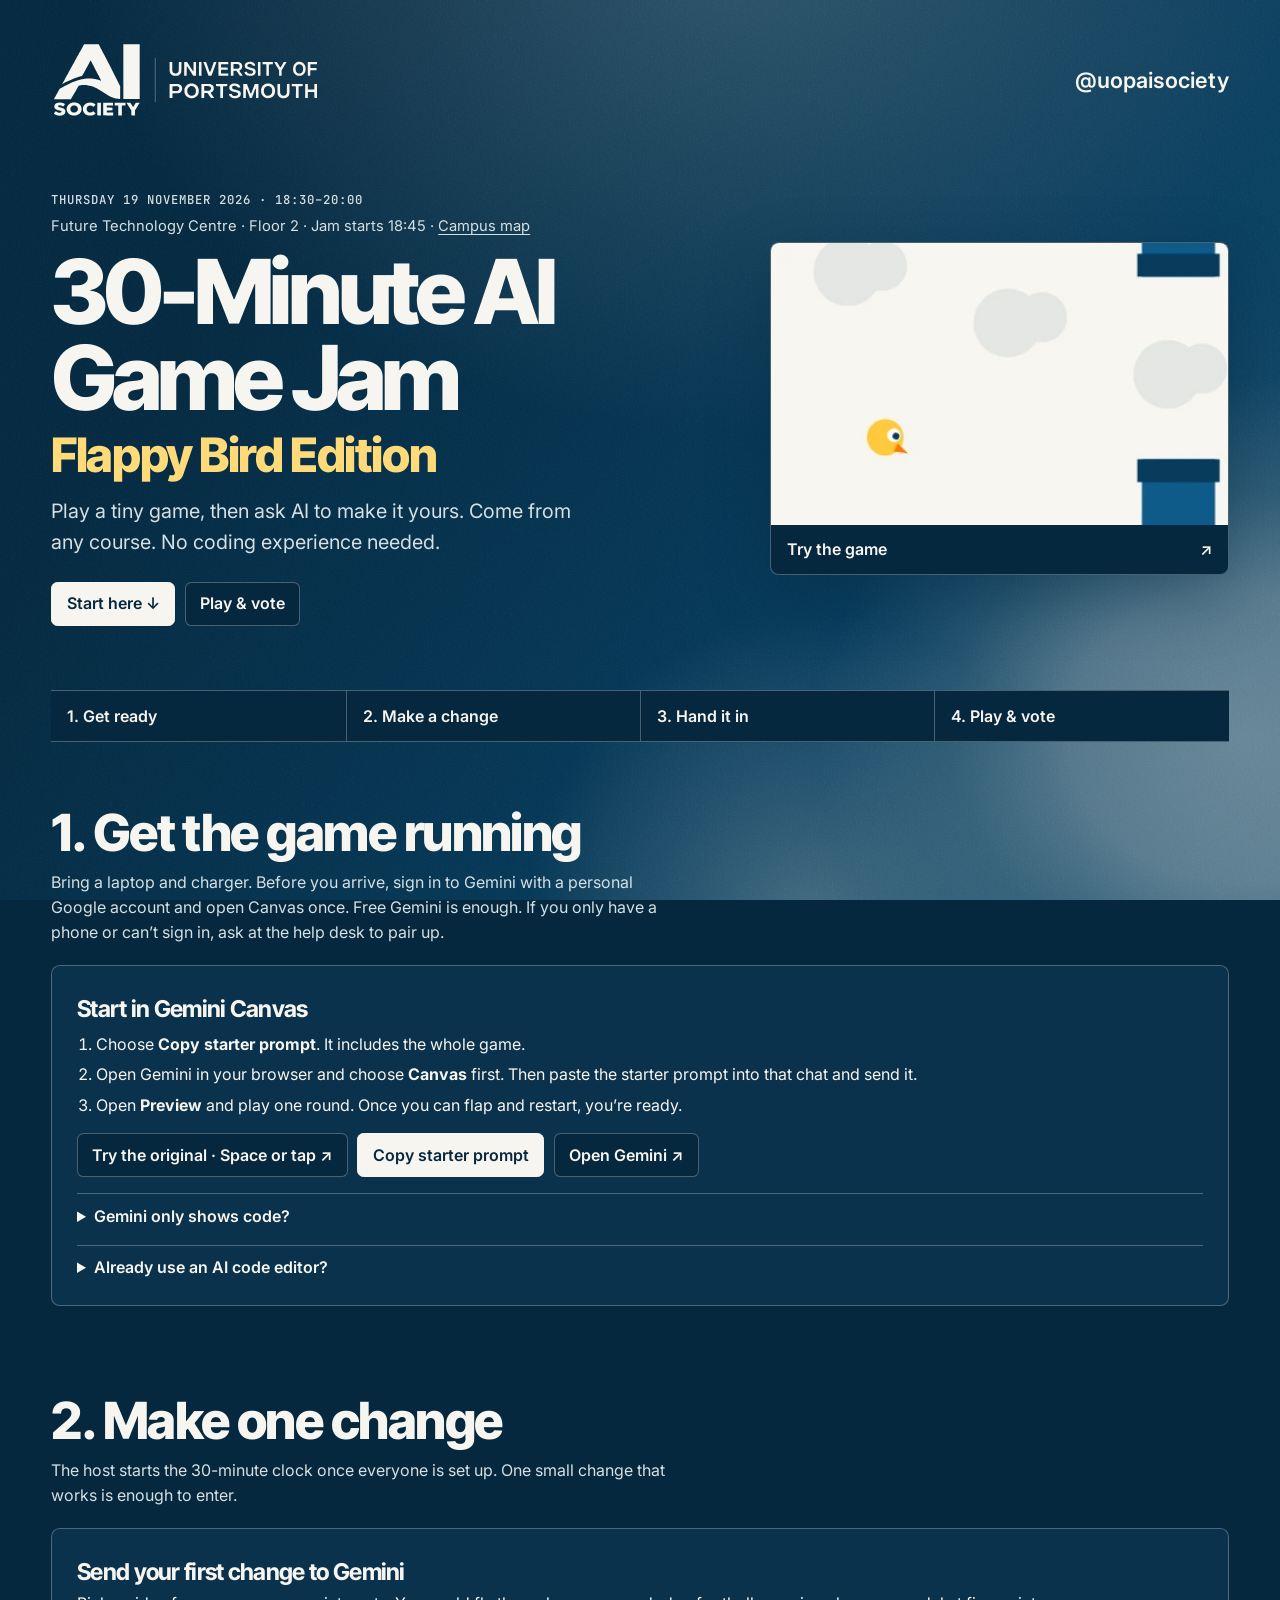
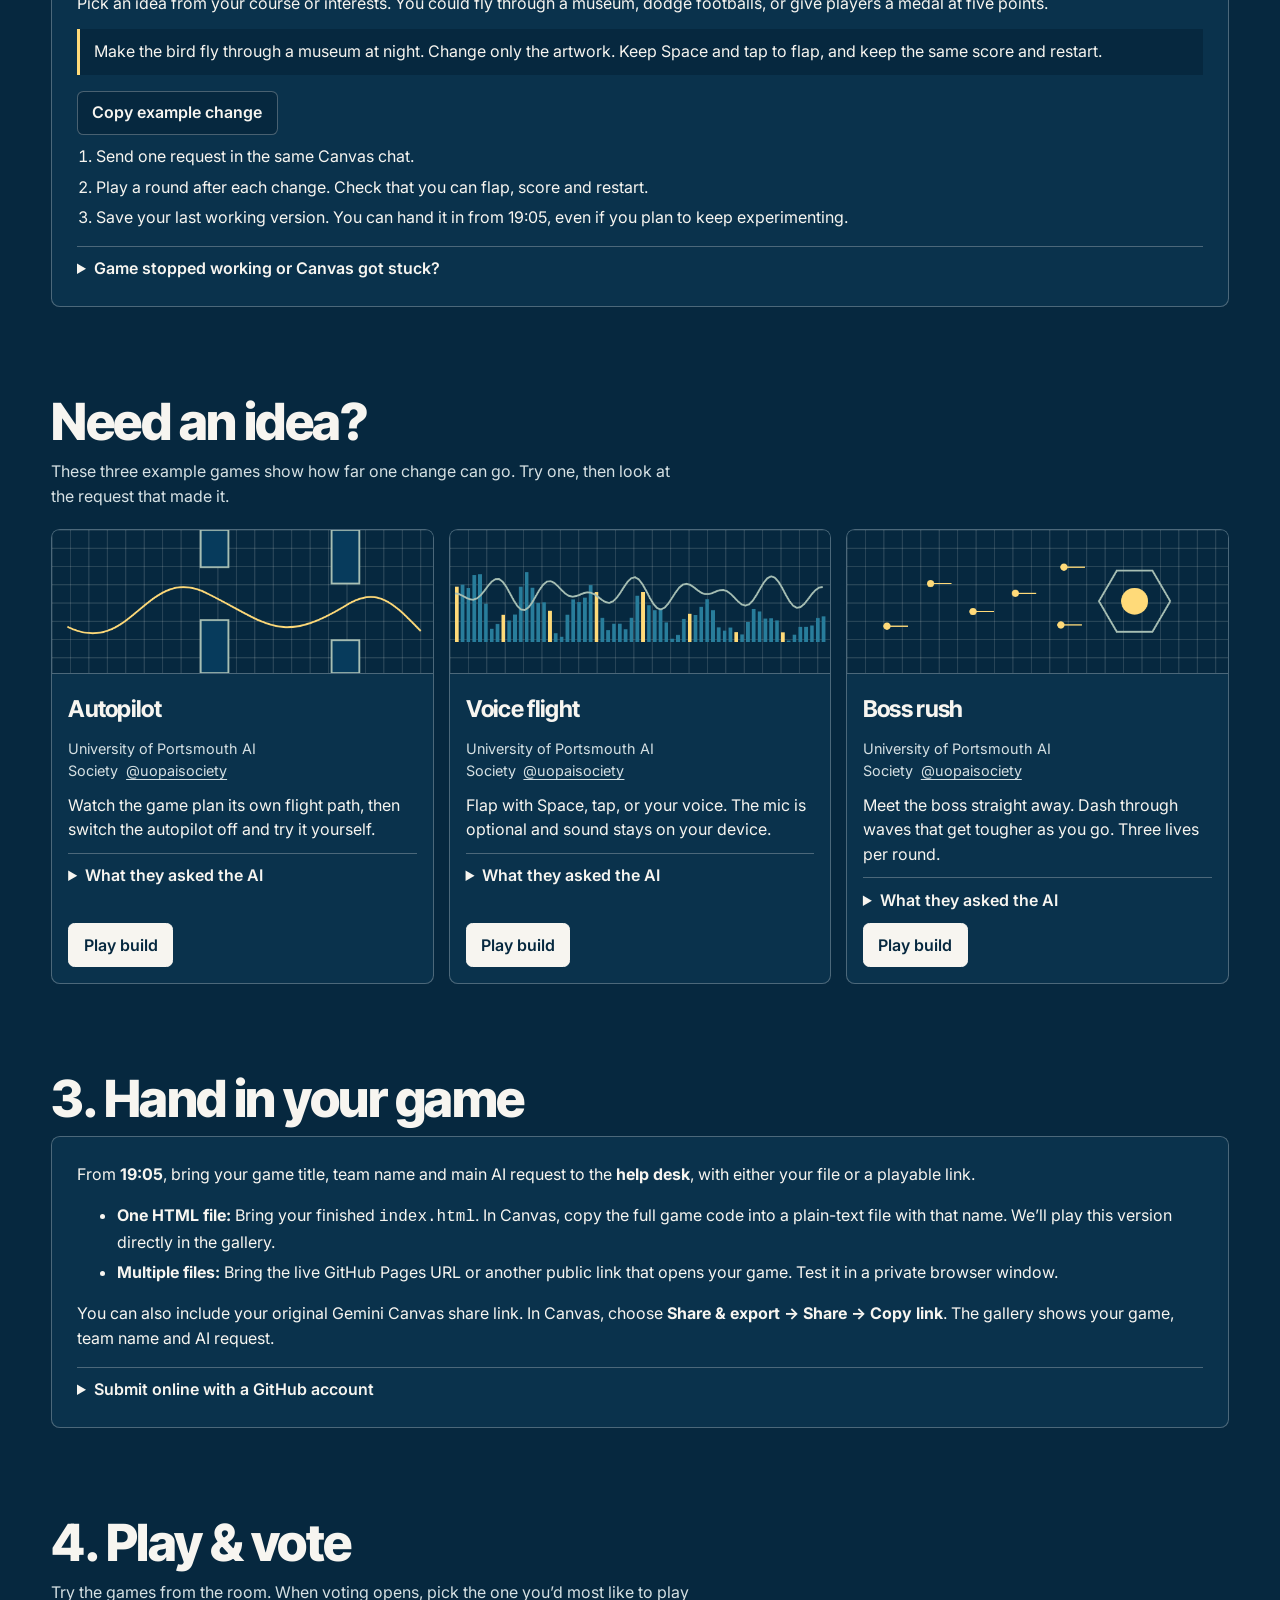
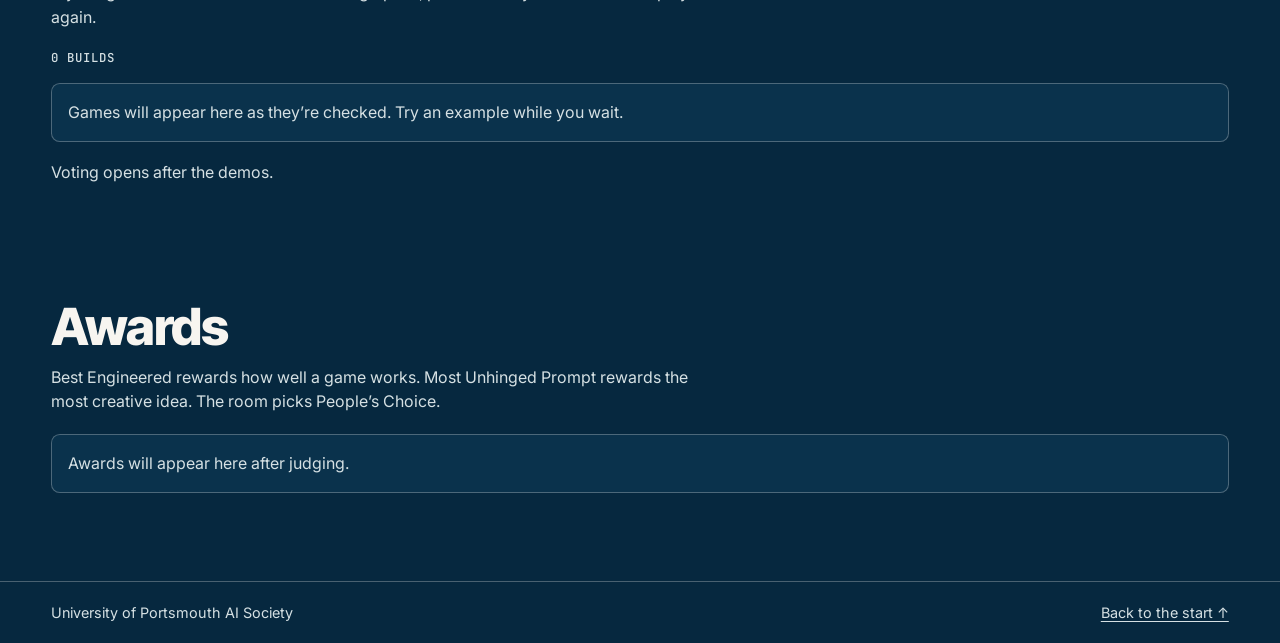
<file: showcase.html>
<!doctype html>
<html lang="en-GB">
<head>
  <meta charset="utf-8">
  <meta name="viewport" content="width=device-width, initial-scale=1">
  <meta name="theme-color" content="#06283F">
  <meta name="description" content="Set up, build, submit, play and vote at the University of Portsmouth AI Society’s 30-Minute Flappy AI Jam.">
  <title>Flappy AI Jam · Event Hub &amp; Hall of Fame</title>
  <link rel="icon" href="event/brand/icon.svg" type="image/svg+xml">
  <link rel="stylesheet" href="https://fonts.googleapis.com/css2?family=Inter:wght@400;500;600&family=Inter+Tight:wght@700;800&family=JetBrains+Mono:wght@500&display=swap">
  <link rel="stylesheet" href="event/brand/shell.css">
  <link rel="stylesheet" href="event/site.css">
  <script type="module" src="event/gallery.js"></script>
  <script type="module" src="event/setup.js"></script>
</head>
<body data-animate>
  <div class="ambient" aria-hidden="true"></div>
  <header class="society-header">
    <a href="https://github.com/uopaisociety" aria-label="University of Portsmouth AI Society on GitHub"><img class="society-logo" src="event/brand/lockup.svg" alt="University of Portsmouth AI Society" width="1200" height="360"></a>
    <a class="society-handle" href="https://github.com/uopaisociety">@uopaisociety</a>
  </header>
  <main class="wrap">
    <section class="hero" aria-labelledby="title">
      <div>
        <p class="meta"><time datetime="2026-11-19T18:30:00Z">Thursday 19 November 2026 · 18:30</time>–20:00</p>
        <p class="hero-venue">Future Technology Centre · Floor 2 · Jam starts 18:45 · <a href="https://www.port.ac.uk/about-us/contact-us/maps-and-directions" target="_blank" rel="noopener">Campus map</a></p>
        <h1 id="title">30-Minute AI<br>Game Jam<span>Flappy Bird Edition</span></h1>
        <p class="intro">Play a tiny game, then ask AI to make it yours. Come from any course. No coding experience needed.</p>
        <div class="actions">
          <a class="action primary" href="#setup">Start here ↓</a>
          <a class="action" href="#hall-of-fame">Play &amp; vote</a>
        </div>
      </div>
      <a class="hero-game" href="index.html" target="_blank" rel="noopener">
        <img src="event/starter.webp" width="400" height="247" alt="">
        <span>Try the game <span aria-hidden="true">↗︎</span></span>
      </a>
    </section>

    <nav class="jump" aria-label="Event stages">
      <a href="#setup">1. Get ready</a>
      <a href="#sprint">2. Make a change</a>
      <a href="#submit">3. Hand it in</a>
      <a href="#hall-of-fame">4. Play &amp; vote</a>
    </nav>

    <section class="section" id="setup">
      <h2 class="section-title">1. Get the game running</h2>
      <p class="section-intro">Bring a laptop and charger. Before you arrive, sign in to Gemini with a personal Google account and open Canvas once. Free Gemini is enough. If you only have a phone or can’t sign in, ask at the help desk to pair up.</p>
      <article class="panel">
        <h3>Start in Gemini Canvas</h3>
        <ol>
          <li>Choose <strong>Copy starter prompt</strong>. It includes the whole game.</li>
          <li>Open Gemini in your browser and choose <strong>Canvas</strong> first. Then paste the starter prompt into that chat and send it.</li>
          <li>Open <strong>Preview</strong> and play one round. Once you can flap and restart, you’re ready.</li>
        </ol>
        <div class="actions">
          <a class="action" href="index.html" target="_blank" rel="noopener">Try the original · Space or tap ↗︎</a>
          <button class="primary" type="button" id="copy-starter" hidden>Copy starter prompt</button>
          <a class="action" href="https://gemini.google.com/" target="_blank" rel="noopener">Open Gemini ↗︎</a>
        </div>
        <p id="starter-status" role="status"></p>
        <label id="starter-fallback" hidden>Copy all of this text
          <textarea id="starter-prompt" rows="4" readonly></textarea>
        </label>
        <p id="starter-manual" hidden><a href="https://raw.githubusercontent.com/uopaisociety/flappy-ai-jam/main/index.html" target="_blank" rel="noopener">Open the starter code</a>. Copy the whole page into Canvas and ask Gemini to show a playable preview.</p>
        <noscript><p><a href="https://raw.githubusercontent.com/uopaisociety/flappy-ai-jam/main/index.html">Open the starter code</a>. Copy it into Canvas and ask Gemini to show a playable preview.</p></noscript>
        <details>
          <summary>Gemini only shows code?</summary>
          <p>Start a new chat, select <strong>Canvas</strong>, then paste the starter prompt again. You can also <a href="index.html" download>download the starter HTML</a> and open it in a text editor to copy the code into Canvas. Double-click the file to play it in your browser.</p>
        </details>
        <details>
          <summary>Already use an AI code editor?</summary>
          <p><a href="index.html" download>Download the starter file</a>, open it in your editor and preview it in your browser. Try the editor and sign in before the clock starts.</p>
          <div class="ides" aria-label="Official editor downloads">
            <a href="https://antigravity.google/download">Google Antigravity ↗︎</a>
            <a href="https://cursor.com/download">Cursor ↗︎</a>
            <a href="https://code.visualstudio.com/download">VS Code ↗︎</a>
            <a href="https://devin.ai/download">Devin Desktop (Windsurf) ↗︎</a>
          </div>
          <p>Using VS Code? <a href="https://code.visualstudio.com/docs/copilot/setup">Set up GitHub Copilot</a> to use agent mode.</p>
        </details>
      </article>
    </section>

    <section class="section" id="sprint">
      <h2 class="section-title">2. Make one change</h2>
      <p class="section-intro">The host starts the 30-minute clock once everyone is set up. One small change that works is enough to enter.</p>
      <article class="panel">
        <h3>Send your first change to Gemini</h3>
        <p>Pick an idea from your course or interests. You could fly through a museum, dodge footballs, or give players a medal at five points.</p>
        <blockquote id="first-change">Make the bird fly through a museum at night. Change only the artwork. Keep Space and tap to flap, and keep the same score and restart.</blockquote>
        <div class="actions"><button type="button" data-copy="first-change" hidden>Copy example change</button></div>
        <p id="change-status" role="status"></p>
        <ol>
          <li>Send one request in the same Canvas chat.</li>
          <li>Play a round after each change. Check that you can flap, score and restart.</li>
          <li>Save your last working version. You can hand it in from 19:05, even if you plan to keep experimenting.</li>
        </ol>
        <details>
          <summary>Game stopped working or Canvas got stuck?</summary>
          <p>Describe what happened and ask for one fix. If Gemini cuts off or loses an earlier change, open a fresh Canvas chat and paste your last working HTML. If you hit a usage limit or can’t open Canvas, pair up, ask at the help desk, or try <a href="https://aistudio.google.com/learn/ai-app-builder" target="_blank" rel="noopener">AI Studio Build mode</a>.</p>
        </details>
      </article>
    </section>

    <section class="section" id="inspiration">
      <h2 class="section-title">Need an idea?</h2>
      <p class="section-intro">These three example games show how far one change can go. Try one, then look at the request that made it.</p>
      <div class="grid" id="reference-grid"></div>
      <noscript><a href="examples/01-neural-autopilot.html">Autopilot</a> · <a href="examples/02-voice-frequency-thruster.html">Voice controls</a> · <a href="examples/03-overclock-boss-protocol.html">Boss practice</a></noscript>
    </section>

    <section class="section" id="submit">
      <h2 class="section-title">3. Hand in your game</h2>
      <div class="panel">
        <div id="submit-instructions">
          <p>From <strong>19:05</strong>, bring your game title, team name and main AI request to the <strong>help desk</strong>, with either your file or a playable link.</p>
          <ul>
            <li><strong>One HTML file:</strong> Bring your finished <code>index.html</code>. In Canvas, copy the full game code into a plain-text file with that name. We’ll play this version directly in the gallery.</li>
            <li><strong>Multiple files:</strong> Bring the live GitHub Pages URL or another public link that opens your game. Test it in a private browser window.</li>
          </ul>
          <p>You can also include your original Gemini Canvas share link. In Canvas, choose <strong>Share &amp; export → Share → Copy link</strong>. The gallery shows your game, team name and AI request.</p>
          <details>
            <summary>Submit online with a GitHub account</summary>
            <p>The form accepts a playable link, pasted single-file HTML, or both. Check the issue afterwards for your gallery link or a note about what to fix.</p>
            <div class="actions"><a class="action" href="https://github.com/uopaisociety/flappy-ai-jam/issues/new?template=submit-build.yml" target="_blank" rel="noopener">Open the submission form ↗︎</a></div>
          </details>
        </div>
        <p id="submit-status" hidden>Entries are closed. <a href="#hall-of-fame">Play the games and find the vote.</a></p>
      </div>
    </section>

    <section class="section" id="hall-of-fame">
      <h2 class="section-title">4. Play &amp; vote</h2>
      <p class="section-intro">Try the games from the room. When voting opens, pick the one you’d most like to play again.</p>
      <div class="gallery-bar">
        <p class="meta" id="count" role="status"></p>
      </div>
      <p class="message" id="message" role="status">Loading builds…</p>
      <div class="grid" id="grid"></div>
      <p id="vote-status" class="section-intro section-actions" role="status">Voting opens after the demos.</p>
      <div class="actions section-actions"><a class="action primary" id="vote-link" href="vote.html" hidden>Choose your favourite</a></div>
    </section>

    <section class="section" id="winners">
      <h2 class="section-title">Awards</h2>
      <p class="section-intro">Best Engineered rewards how well a game works. Most Unhinged Prompt rewards the most creative idea. The room picks People’s Choice.</p>
      <p class="message" id="award-status">Awards will appear here after judging.</p>
      <div class="grid" id="award-list"></div>
    </section>
  </main>
  <footer class="site-footer"><div class="wrap"><span>University of Portsmouth AI Society</span><a href="#setup">Back to the start ↑</a></div></footer>
  <dialog id="player" aria-labelledby="player-title">
    <div class="dialog-bar">
      <a class="action primary" id="open-game" target="_blank" rel="noopener noreferrer">Open game in new tab</a>
      <form method="dialog"><button>Close</button></form>
    </div>
    <div class="dialog-grid">
      <div class="frame-box" id="frame-box">
        <p class="frame-message" id="frame-message" role="status">Loading build…</p>
      </div>
      <div class="dialog-copy">
        <h2 id="player-title"></h2>
        <p id="player-builder" class="byline"></p>
        <p id="player-controls"></p>
        <button type="button" id="copy">Copy direct share link</button>
        <input id="share-url" aria-label="Direct share link" type="url" readonly hidden>
        <p id="copy-status" class="meta" role="status"></p>
      </div>
    </div>
  </dialog>
  <noscript><p class="wrap message">Enable JavaScript to load submitted builds and previews.</p></noscript>
</body>
</html>
</file>
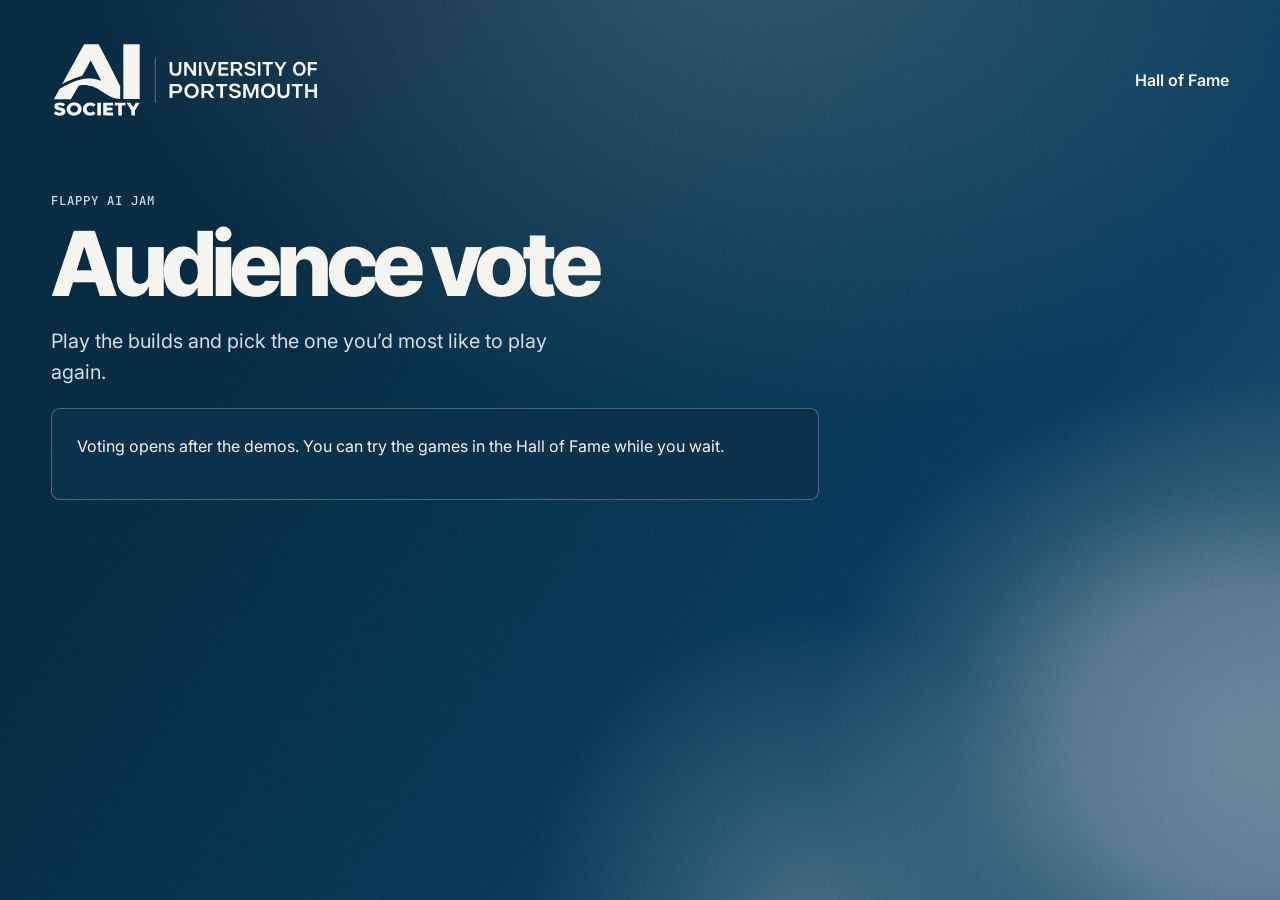
<file: vote.html>
<!doctype html>
<html lang="en-GB">
<head>
  <meta charset="utf-8">
  <meta name="viewport" content="width=device-width, initial-scale=1">
  <meta name="theme-color" content="#06283F">
  <meta name="description" content="Vote for your favourite University of Portsmouth AI Society Flappy AI Jam build.">
  <title>Audience Vote · Flappy AI Jam</title>
  <link rel="icon" href="event/brand/icon.svg" type="image/svg+xml">
  <link rel="stylesheet" href="https://fonts.googleapis.com/css2?family=Inter:wght@400;500;600&family=Inter+Tight:wght@700;800&family=JetBrains+Mono:wght@500&display=swap">
  <link rel="stylesheet" href="event/brand/shell.css">
  <link rel="stylesheet" href="event/site.css">
  <script type="module" src="event/vote.js"></script>
</head>
<body>
  <div class="ambient" aria-hidden="true"></div>
  <header class="society-header">
    <a href="https://github.com/uopaisociety" aria-label="University of Portsmouth AI Society on GitHub"><img class="society-logo" src="event/brand/lockup.svg" alt="University of Portsmouth AI Society" width="1200" height="360"></a>
    <nav class="society-nav" aria-label="Event navigation">
      <a href="showcase.html#hall-of-fame">Hall of Fame</a>
    </nav>
  </header>
  <main class="wrap vote-page" id="ballot">
    <p class="meta">Flappy AI Jam</p>
    <h1 class="page-title">Audience vote</h1>
    <p class="intro">Play the builds and pick the one you’d most like to play again.</p>
    <section class="panel ballot-panel" aria-label="Ballot">
      <p class="vote-status" id="status" role="status">Loading the ballot…</p>
      <form id="vote-form" hidden>
        <p class="section-intro"><strong>In the room?</strong> Write the number of your favourite on a paper slip and hand it to the help desk. <span id="online-help">You can also vote online below. Pick one way to vote.</span></p>
        <fieldset>
          <legend>Choose your favourite</legend>
          <div class="choices" id="choices"></div>
        </fieldset>
        <details id="online-vote">
          <summary>Vote online with GitHub</summary>
          <p>Choose a game above. Copy the ballot, open GitHub, paste it into the comment box, and press <strong>Comment</strong>. Your vote counts after you post the comment.</p>
          <p class="section-intro">GitHub comments are public. Use your GitHub account and keep personal details out of the comment.</p>
          <button id="prepare" class="primary" type="submit">Copy my ballot</button>
          <div class="vote-code" id="vote-code" hidden>
            <label for="comment">Your ballot text</label>
            <input id="comment" type="text" readonly>
            <p id="copy-note" role="status"></p>
            <div class="actions"><a class="action primary" id="cast" target="_blank" rel="noopener noreferrer">Open GitHub to post your vote ↗︎</a></div>
          </div>
        </details>
      </form>
      <ol id="results" hidden></ol>
      <noscript><p>Ask for a paper slip at the help desk to vote in the room.</p></noscript>
    </section>
  </main>
  <main class="wrap vote-page" id="projector" hidden>
    <div class="projector-wrap">
      <div>
        <p class="meta">Flappy AI Jam</p>
        <h1 class="page-title">Scan to vote</h1>
        <p class="intro" id="projector-status" role="status">Loading the ballot…</p>
        <details class="projector-choices" id="projector-choices" hidden>
          <summary>Show game numbers</summary>
          <ol id="projector-list"></ol>
        </details>
        <div class="actions">
          <a class="action" href="vote.html">Open ballot</a>
          <button type="button" id="fullscreen" hidden>Fullscreen</button>
        </div>
      </div>
      <canvas class="qr" id="projector-qr" role="img" aria-label="QR code for the audience vote" hidden></canvas>
    </div>
  </main>
</body>
</html>
</file>
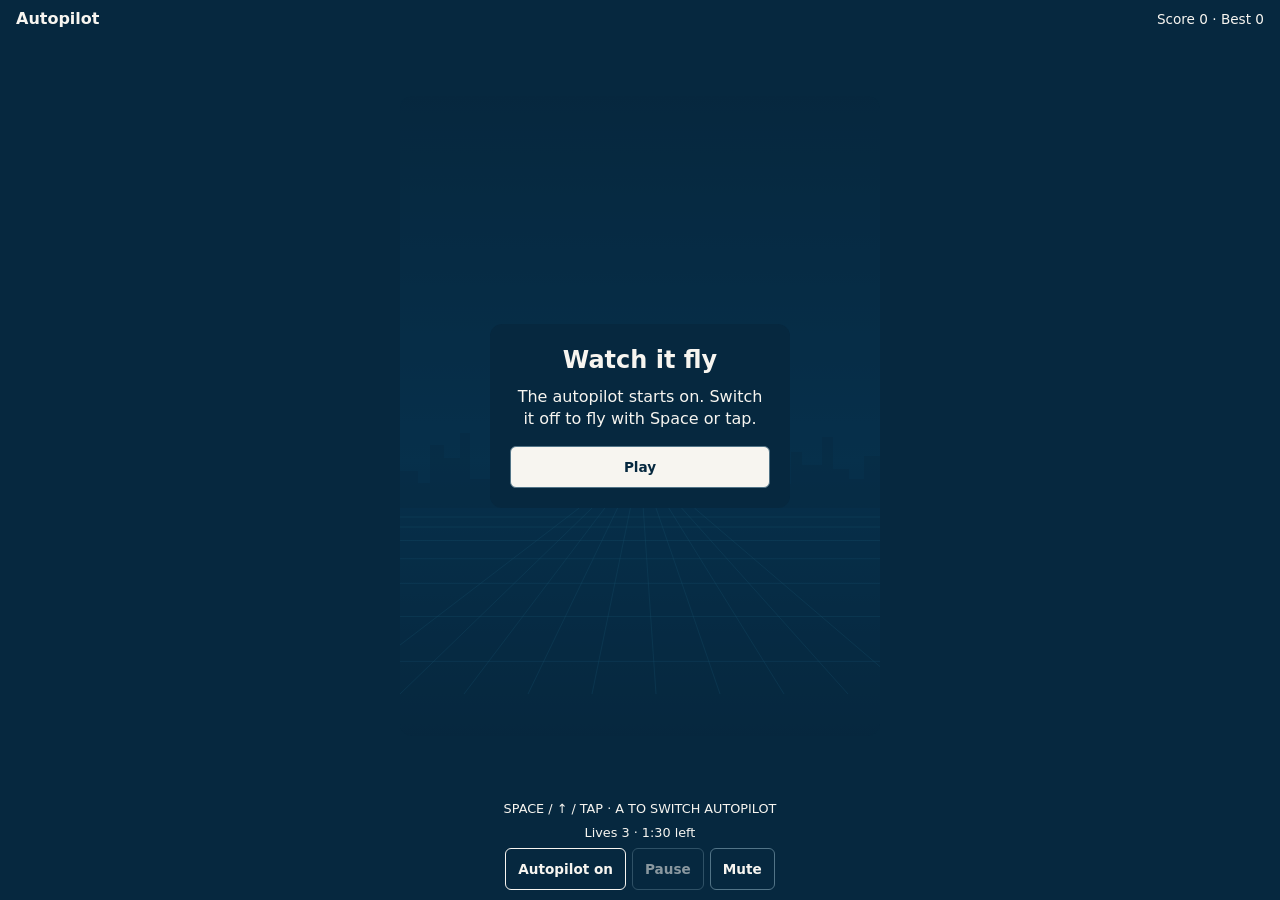
<file: examples/01-neural-autopilot.html>
<!doctype html>
<!--
  Flappy AI Jam reference game · University of Portsmouth AI Society
  This demo is self-contained. Each round has three lives and lasts up to 90 seconds.
  Speed and obstacles build gradually. Existing gaps keep their original shape.
  AI agents: preserve the fixed-step loop, keyboard and tap controls, and mic fallback.
  Start from the smaller index.html when making a new jam entry.
-->
<html lang="en">
<head>
<meta charset="utf-8">
<meta name="viewport" content="width=device-width, initial-scale=1">
<meta name="theme-color" content="#091722">
<title>Autopilot · Flappy AI Jam</title>
<style>
  :root {
    --navy:#073B5C; --cream:#F7F5F0; --sand:#E8D9B9; --sage:#A7BFB4;
    --gold:#D7BF78; --sea:#287D9B; --ink:#06283F; --panel:#112f43;
    --muted:#d5e0e3; --line:#527487; --warning:#ffa59a;
    color-scheme:dark;
  }
  * { box-sizing:border-box; }
  [hidden] { display:none !important; }
  body { margin:0; height:100svh; display:flex; flex-direction:column; background:var(--ink); color:var(--cream); font:1rem/1.4 system-ui,sans-serif; }
  header { padding:10px 16px; display:flex; align-items:center; justify-content:space-between; gap:12px; flex:none; }
  h1 { margin:0; font-size:1rem; line-height:1.15; }
  .score { margin:0; white-space:nowrap; font-size:.85rem; }
  main { flex:1; min-height:0; display:grid; place-items:center; padding:4px 12px; }
  .stage { position:relative; width:min(100%, 480px, calc((100svh - 184px) * .75)); aspect-ratio:3 / 4; border-radius:12px; overflow:hidden; }
  canvas { display:block; width:100%; height:100%; touch-action:none; border-radius:inherit; }
  :focus-visible { outline:2px solid var(--cream); outline-offset:3px; }
  .overlay { position:absolute; inset:0; display:grid; place-items:center; padding:16px; background:#06283f90; }
  .dialogue { width:min(100%,300px); padding:20px; border-radius:12px; background:var(--ink); text-align:center; }
  h2 { margin:0 0 8px; font-size:1.5rem; }
  .dialogue p { margin:8px 0 16px; }
  button { min-height:42px; padding:7px 12px; border:1px solid var(--line); border-radius:6px; background:var(--ink); color:var(--cream); cursor:pointer; font:600 .85rem system-ui,sans-serif; touch-action:manipulation; }
  button:hover { border-color:var(--cream); }
  button:disabled { opacity:.55; cursor:default; }
  button[aria-pressed="true"] { border-color:var(--cream); }
  .primary { background:var(--cream); color:var(--ink); width:100%; }
  footer { flex:none; text-align:center; padding:7px 12px 10px; }
  footer p { margin:0 0 6px; font-size:.8rem; }
  .actions { display:flex; align-items:center; justify-content:center; flex-wrap:wrap; gap:6px; }
  #mod-status { display:block; margin-top:6px; font-size:.8rem; }
  .sr-only { position:absolute; width:1px; height:1px; overflow:hidden; clip-path:inset(50%); white-space:nowrap; }
  @media (max-width:480px) {
    header { padding:8px 12px; }
    .stage { width:min(100%,480px,calc((100svh - 210px) * .75)); }
    .actions button { min-height:40px; padding-inline:9px; }
  }
</style>
</head>
<body data-phase="READY">
<header>
  <h1>Autopilot</h1>
  <p class="score">Score <span id="score">0</span> · Best <span id="best">0</span></p>
</header>
<main>
  <section class="stage" id="flight-deck" aria-label="AI flight planner">
    <canvas id="game" width="480" height="640" tabindex="0" role="img" aria-label="AI flight planner. Space, up arrow or tap to flap." aria-describedby="flight-controls">This game needs Canvas 2D.</canvas>
    <div class="overlay" id="overlay">
      <div class="dialogue">
        <h2 id="overlay-title">Watch it fly</h2>
        <p id="overlay-detail">The autopilot starts on. Switch it off to fly with Space or tap.</p>
        <button class="primary" id="flight-action" type="button"><span id="flight-action-label">Play</span></button>
      </div>
    </div>
    <p class="sr-only" id="announcer" role="status"></p>
  </section>
</main>
<footer>
  <p id="flight-controls">SPACE / ↑ / TAP · A TO SWITCH AUTOPILOT</p>
  <p>Lives <span id="lives">3</span> · <span id="round-time">1:30</span> left</p>
  <div class="actions">
    <button id="mod-toggle" type="button" aria-pressed="true">Autopilot on</button>
    <button id="pause" type="button" disabled>Pause</button>
    <button id="mute" type="button" aria-pressed="false">Mute</button>
  </div>

</footer>
<noscript><p>Enable JavaScript to play.</p></noscript>
<script>
(() => {
  "use strict";

  const byId = (id) => document.getElementById(id);
  const canvas = byId("game");
  const ctx = canvas.getContext("2d", { alpha: false });
  const ui = {
    score: byId("score"), high: byId("best"), lives: byId("lives"), time: byId("round-time"), overlay: byId("overlay"), title: byId("overlay-title"),
    detail: byId("overlay-detail"), action: byId("flight-action"), actionLabel: byId("flight-action-label"),
    announcer: byId("announcer"), pause: byId("pause"), mute: byId("mute"),
  };
  if (!ctx) {
    ui.title.textContent = "Canvas 2D unavailable";
    ui.detail.textContent = "Open this file in a browser with Canvas 2D enabled.";
    ui.action.disabled = true;
    ui.mute.disabled = true;
    byId("mod-toggle").disabled = true;
    return;
  }

  // === AI PROMPT ZONE: CONFIG ===
  // Logical pixels, seconds and px/s². Increase difficulty gradually and preserve recovery between hits.
  const CONFIG = Object.freeze({
    width: 480,
    height: 640,
    step: 1 / 120,
    maxFrameDelta: 0.05,
    top: 42,
    bottom: 598,
    playerX: 137,
    playerY: 320,
    playerHalfWidth: 15,
    playerHalfHeight: 10,
    gravity: 900,
    thrust: 290,
    terminalSpeed: 410,
    gateWidth: 64,
    gateSpacing: 265,
    firstGateX: 560,
    gateSpeed: 145,
    maxGateSpeed: 225,
    gap: 230,
    minGap: 160,
    gapCenterDrift: 65,
    gatePoolSize: 6,
    particlePoolSize: 160,
    trailInterval: 1 / 36,
    recoverySeconds: 1.2,
    lives: 3,
    roundSeconds: 90,
    rampDelay: 8,
    rampSeconds: 60,
    scoreKey: "01-neural-autopilot-best",
    muteKey: "protocolAeroMuted",
  });

  // Read CSS once; resize and rendering reuse this immutable mirror of the palette.
  const css = getComputedStyle(document.documentElement);
  const token = (name) => css.getPropertyValue(name).trim();
  const BRAND_TOKENS = Object.freeze({
    navy: token("--navy"), cream: token("--cream"), sand: token("--sand"),
    sage: token("--sage"), gold: token("--gold"), sea: token("--sea"),
    ink: token("--ink"), panel: token("--panel"), muted: token("--muted"),
    line: token("--line"), warning: token("--warning"),
  });
  const clamp = (n, min, max) => Math.min(max, Math.max(min, n));
  const mix = (a, b, alpha) => a + (b - a) * alpha;
  const motion = window.matchMedia("(prefers-reduced-motion: reduce)");
  const PHASE = Object.freeze({ READY: "READY", RUNNING: "RUNNING", PAUSED: "PAUSED", FINISHED: "FINISHED" });

  // File previews and sandboxed
  // frames can deny storage, so the in-memory score remains the source of truth.
  const storage = {
    read(key) {
      try { return window.localStorage.getItem(key); } catch { return null; }
    },
    write(key, value) {
      try { window.localStorage.setItem(key, String(value)); } catch { /* optional persistence */ }
    },
  };
  const savedScore = Number(storage.read(CONFIG.scoreKey));
  let highScore = Number.isSafeInteger(savedScore) && savedScore > 0 ? savedScore : 0;

  // === AI PROMPT ZONE: AUDIO ===
  // Frequency sweeps and short envelopes keep cues intelligible without external files.
  const CUES = {
    flap: [[0, 410, 255, .085, .12, "triangle"]],
    score: [[0, 660, 760, .09, .10, "sine"], [.065, 880, 995, .12, .10, "triangle"]],
    record: [[.19, 780, 850, .085, .09, "sine"], [.265, 990, 1100, .085, .09, "sine"],
      [.34, 1320, 1480, .14, .10, "triangle"]],
  };

  class SoundEngine {
    #context = null;
    #master = null;
    #muted = storage.read(CONFIG.muteKey) === "1";
    #resumePending = false;
    #unavailable = false;
    #voices = 0;

    get muted() { return this.#muted; }

    // Call directly inside a click, touch or key handler for autoplay policies.
    unlock() {
      if (this.#muted || this.#unavailable) return;
      if (!this.#context) {
        const Audio = window.AudioContext ?? window.webkitAudioContext;
        if (!Audio) {
          this.#unavailable = true;
          return;
        }
        try {
          this.#context = new Audio();
          this.#master = this.#context.createGain();
          this.#master.gain.value = .6;
          this.#master.connect(this.#context.destination);
        } catch {
          this.#unavailable = true;
          return;
        }
      }
      if (this.#context.state !== "running" && !this.#resumePending) {
        this.#resumePending = true;
        this.#context.resume().catch(() => {}).finally(() => { this.#resumePending = false; });
      }
    }

    toggle() {
      this.#muted = !this.#muted;
      storage.write(CONFIG.muteKey, this.#muted ? 1 : 0);
      if (!this.#muted) this.unlock();
      if (this.#master) {
        const now = this.#context.currentTime;
        const gain = this.#master.gain;
        gain.cancelScheduledValues(now);
        gain.setTargetAtTime(this.#muted ? 0 : .6, now, .012);
      }
      return this.#muted;
    }

    play(name) {
      if (this.#muted || this.#unavailable || this.#context?.state !== "running") return;
      const now = this.#context.currentTime;
      const notes = CUES[name];
      for (let i = 0; i < notes.length && this.#voices < 20; i++) {
        const [delay, from, to, duration, peak, waveform] = notes[i];
        const start = now + delay;
        const end = start + duration;
        const oscillator = this.#context.createOscillator();
        const envelope = this.#context.createGain();
        oscillator.type = waveform;
        oscillator.frequency.setValueAtTime(from, start);
        oscillator.frequency.exponentialRampToValueAtTime(to, end);
        envelope.gain.setValueAtTime(.0001, start);
        envelope.gain.exponentialRampToValueAtTime(peak, start + .012);
        envelope.gain.exponentialRampToValueAtTime(.0001, end);
        oscillator.connect(envelope).connect(this.#master);
        this.#voices++;
        oscillator.onended = () => {
          oscillator.disconnect();
          envelope.disconnect();
          this.#voices--;
        };
        oscillator.start(start);
        oscillator.stop(end + .012);
      }
    }
  }

  // === AI PROMPT ZONE: STATE ===
  class StateMachine {
    #phase = PHASE.READY;

    get phase() { return this.#phase; }

    transition(next) {
      const current = this.#phase;
      const allowed =
        (current === PHASE.READY && next === PHASE.RUNNING) ||
        (current === PHASE.RUNNING && (next === PHASE.PAUSED || next === PHASE.FINISHED)) ||
        ((current === PHASE.PAUSED || current === PHASE.FINISHED) && next === PHASE.RUNNING);
      if (!allowed) return false;
      this.#phase = next;
      return true;
    }
  }

  // === AI PROMPT ZONE: ENTITIES ===
  // Pool entries keep the same shape and identity across runs. Previous positions
  // belong to the fixed step; presentation interpolates without mutating them.
  const Entities = {
    player: { x: CONFIG.playerX, y: CONFIG.playerY, prevY: CONFIG.playerY, vy: 0, prevVy: 0 },
    gates: Array.from({ length: CONFIG.gatePoolSize }, () => ({
      active: false, scored: false, x: 0, prevX: 0, top: 0, bottom: 0,
    })),
    particles: Array.from({ length: CONFIG.particlePoolSize }, () => ({
      life: 0, duration: 0, x: 0, y: 0, prevX: 0, prevY: 0, vx: 0, vy: 0, size: 0, color: "",
    })),
  };
  const { player, gates, particles } = Entities;
  const playerView = Object.freeze({
    get x() { return player.x; },
    get y() { return player.y; },
    get vy() { return player.vy; },
    halfWidth: CONFIG.playerHalfWidth,
    halfHeight: CONFIG.playerHalfHeight,
  });
  const gateViews = gates.map((gate) => Object.freeze({
    get x() { return gate.x; },
    width: CONFIG.gateWidth,
    get top() { return gate.top; },
    get bottom() { return gate.bottom; },
    get scored() { return gate.scored; },
  }));
  const machine = new StateMachine();
  const sound = new SoundEngine();
  let score = 0;
  let runId = 0;
  let tick = 0;
  let thrustQueued = false;
  let runSeed = 0;
  let gateRandomState = 0;
  let particleCursor = 0;
  let trailTime = 0;
  let distance = 0;
  let prevDistance = 0;
  let gateSpeed = CONFIG.gateSpeed;
  let lastGateCenter = CONFIG.playerY;
  let firstGate = true;
  let recovery = 0;
  let lives = CONFIG.lives;
  let endedAt = -Infinity;

  const stateView = Object.freeze({
    get phase() { return machine.phase; },
    get runId() { return runId; },
    get seed() { return runSeed; },
    get tick() { return tick; },
    get elapsed() { return tick * CONFIG.step; },
    get score() { return score; },
    get lives() { return lives; },
    get highScore() { return highScore; },
    player: playerView,
  });

  // === AI PROMPT ZONE: MOD_HOOKS ===
  // A single ordered registry means no per-frame filtering, closures or snapshots.
  const MOD_HOOKS = Object.freeze({
    onInit: null,
    onFlap: null,
    onUpdate: null,
    onRenderBackground: null,
    onRenderEntities: null,
    onScore: null,
    onCollision: null,
  });
  const hookNames = Object.keys(MOD_HOOKS);
  const mods = [];
  let inHook = false;

  function invoke(hook, first, second) {
    let gravityScale = 1;
    inHook = true;
    try {
      for (let i = 0; i < mods.length; i++) {
        const mod = mods[i];
        const callback = mod.hooks[hook];
        if (!callback) continue;
        try {
          if (hook === "onRenderBackground" || hook === "onRenderEntities") {
            ctx.save();
            ctx.beginPath();
            try { callback(ctx); } finally {
              ctx.restore();
              ctx.beginPath();
            }
          } else if (hook === "onUpdate") {
            const scale = callback(first, second);
            if (Number.isFinite(scale)) gravityScale = clamp(gravityScale * clamp(scale, -2, 2), -2, 2);
          } else if (hook === "onCollision") {
            callback(first, second);
          } else if (hook === "onScore") {
            callback(first);
          } else {
            callback();
          }
        } catch (error) {
          mods.splice(i--, 1);

          console.error("Protocol: Aero disabled mod " + mod.id + " in " + hook, error);
        }
      }
    } finally {
      inHook = false;
    }
    return gravityScale;
  }

  const GameModAPI = Object.freeze({
    register(id, hooks) {
      if (inHook) throw new Error("Register and dispose mods outside callbacks.");
      if (typeof id !== "string" || !/^[a-z0-9][a-z0-9-]{0,47}$/.test(id)) {
        throw new TypeError("Use a lowercase mod ID with letters, digits or hyphens.");
      }
      if (!hooks || typeof hooks !== "object" || mods.some((mod) => mod.id === id)) {
        throw new TypeError("Supply a hook object and a unique mod ID.");
      }
      const registered = Object.create(null);
      for (const name of hookNames) {
        const callback = hooks[name];
        if (callback === undefined) continue;
        if (typeof callback !== "function") throw new TypeError(name + " must be a function.");
        registered[name] = callback;
      }
      const mod = { id, hooks: registered };
      // A failed initializer never installs its mod or changes the active count.
      inHook = true;
      try {
        const init = registered.onInit;
        if (init) init();
      } catch (error) {
        console.error("Protocol: Aero could not initialize mod " + id, error);
        return () => false;
      } finally {
        inHook = false;
      }
      mods.push(mod);

      return () => {
        if (inHook) throw new Error("Register and dispose mods outside callbacks.");
        const index = mods.indexOf(mod);
        if (index === -1) return false;
        mods.splice(index, 1);

        return true;
      };
    },
  });

  // === AI PROMPT ZONE: PIPES / LEVEL ===
  function nextGateRandom() {
    // xorshift32. Keep cosmetic Math.random() calls off the gameplay RNG.
    gateRandomState ^= gateRandomState << 13;
    gateRandomState ^= gateRandomState >>> 17;
    gateRandomState ^= gateRandomState << 5;
    return (gateRandomState >>> 0) / 4294967296;
  }

  function difficulty() {
    return clamp((tick * CONFIG.step - CONFIG.rampDelay) / CONFIG.rampSeconds, 0, 1);
  }

  function flightSpeed() {
    return mix(CONFIG.gateSpeed, CONFIG.maxGateSpeed, difficulty());
  }

  function spawnGate(x) {
    for (let i = 0; i < gates.length; i++) {
      const gate = gates[i];
      if (gate.active) continue;
      const level = difficulty();
      const halfGap = mix(CONFIG.gap, CONFIG.minGap, level) / 2;
      const center = firstGate ? CONFIG.playerY : clamp(
        lastGateCenter + (nextGateRandom() * 2 - 1) * (CONFIG.gapCenterDrift + level * 30),
        CONFIG.top + halfGap + 42, CONFIG.bottom - halfGap - 42,
      );
      gate.active = true;
      gate.scored = false;
      gate.x = gate.prevX = x;
      gate.top = center - halfGap;
      gate.bottom = center + halfGap;
      lastGateCenter = center;
      firstGate = false;
      return;
    }
    // If a student compresses gate spacing past capacity, the next tick can
    // retry after a gate leaves. Never overwrite a gate still in the arena.
  }

  function resetRun() {
    runId++;
    runSeed = Math.floor(Math.random() * 4294967296) || 1;
    gateRandomState = runSeed | 0;
    score = tick = recovery = 0;
    lives = CONFIG.lives;
    ui.lives.textContent = String(lives);
    player.y = player.prevY = CONFIG.playerY;
    player.vy = player.prevVy = 0;
    distance = prevDistance = trailTime = 0;
    gateSpeed = CONFIG.gateSpeed;
    particleCursor = 0;
    firstGate = true;
    lastGateCenter = CONFIG.playerY;
    for (let i = 0; i < gates.length; i++) gates[i].active = false;
    for (let i = 0; i < particles.length; i++) particles[i].life = 0;
    spawnGate(CONFIG.firstGateX);
    syncScore();
  }

  function emitParticle(x, y, vx, vy, life, size, color) {
    // Overwrite the oldest emission if a burst fills the pool.
    const particle = particles[particleCursor];
    particleCursor = (particleCursor + 1) % particles.length;
    particle.x = particle.prevX = x;
    particle.y = particle.prevY = y;
    particle.vx = vx;
    particle.vy = vy;
    particle.life = particle.duration = life;
    particle.size = size;
    particle.color = color;
  }

  function trail() {
    emitParticle(player.x - 17, player.y + Math.random() * 6 - 3,
      -90 - Math.random() * 95, Math.random() * 42 - 21,
      .18 + Math.random() * .15, 2 + Math.random() * 2, BRAND_TOKENS.sage);
  }

  function burst(x, y, count, color) {
    if (motion.matches) return;
    for (let i = 0; i < count; i++) {
      const angle = Math.random() * Math.PI * 2;
      const speed = 32 + Math.random() * 115;
      emitParticle(x, y, Math.cos(angle) * speed - 35, Math.sin(angle) * speed,
        .24 + Math.random() * .27, 2 + Math.random() * 2, color);
    }
  }

  function moveParticles(dt) {
    for (let i = 0; i < particles.length; i++) {
      const particle = particles[i];
      if (particle.life <= 0) continue;
      particle.life -= dt;
      particle.prevX = particle.x;
      particle.prevY = particle.y;
      particle.x += particle.vx * dt;
      particle.y += particle.vy * dt;
      particle.vy += 80 * dt;
    }
  }

  // === AI PROMPT ZONE: SCORE & RECOVERY ===
  function syncScore() {
    ui.score.textContent = String(score);
    ui.high.textContent = String(highScore);
  }

  function clearGate(gate) {
    gate.scored = true;
    score++;
    sound.play("score");
    if (score > highScore) {
      highScore = score;
      storage.write(CONFIG.scoreKey, highScore);
    }
    syncScore();
    burst(player.x - CONFIG.playerHalfWidth, player.y, 15, BRAND_TOKENS.gold);
    invoke("onScore", score);
  }

  // One collision costs one life. Recovery prevents one obstacle taking all three.
  // Pausing also pauses the round clock and difficulty ramp.
  function breach(obstacle) {
    if (recovery > 0 || machine.phase !== PHASE.RUNNING) return;
    lives--;
    ui.lives.textContent = String(lives);
    if (lives === 0) {
      finishRun("Flight over");
      return;
    }
    recovery = CONFIG.recoverySeconds;
    player.y = player.prevY = obstacle ? (obstacle.top + obstacle.bottom) / 2 : CONFIG.playerY;
    player.vy = player.prevVy = 0;
    thrustQueued = false;
    burst(player.x, player.y, 10, BRAND_TOKENS.sage);
    invoke("onCollision", playerView, obstacle);
  }

  function finishRun(title) {
    if (!changePhase(PHASE.FINISHED)) return;
    endedAt = performance.now();
    thrustQueued = false;
    ui.title.textContent = title;
    ui.detail.textContent = "Score " + score + " · Best " + highScore;
    ui.actionLabel.textContent = "Play again";
    ui.announcer.textContent = title + ". Score " + score + ".";
  }

  // === AI PROMPT ZONE: PHYSICS ===
  function simulate(dt) {
    tick++;
    if (tick >= Math.round(CONFIG.roundSeconds / CONFIG.step)) {
      finishRun("Round complete");
      return;
    }
    recovery = Math.max(0, recovery - dt);
    player.prevY = player.y;
    player.prevVy = player.vy;
    prevDistance = distance;
    const gravityScale = invoke("onUpdate", dt, stateView);
    if (thrustQueued) {
      thrustQueued = false;
      player.vy = gravityScale < 0 ? CONFIG.thrust : -CONFIG.thrust;
      sound.play("flap");
      invoke("onFlap");
      burst(player.x - 16, player.y, 5, BRAND_TOKENS.sea);
    }

    player.vy = clamp(player.vy + CONFIG.gravity * gravityScale * dt,
      -CONFIG.terminalSpeed, CONFIG.terminalSpeed);
    player.y += player.vy * dt;

    gateSpeed = flightSpeed();
    distance += gateSpeed * dt;
    let farthest = -CONFIG.gateWidth;
    for (let i = 0; i < gates.length; i++) {
      const gate = gates[i];
      if (!gate.active) continue;
      gate.prevX = gate.x;
      gate.x -= gateSpeed * dt;
      if (gate.x + CONFIG.gateWidth < 0) gate.active = false;
      farthest = Math.max(farthest, gate.x);
    }
    const spawnX = farthest + CONFIG.gateSpacing;
    if (spawnX <= CONFIG.width + 24) spawnGate(spawnX);

    moveParticles(dt);
    if (!motion.matches) {
      trailTime += dt;
      while (trailTime >= CONFIG.trailInterval) {
        trailTime -= CONFIG.trailInterval;
        trail();
      }
    }

    const left = player.x - CONFIG.playerHalfWidth;
    const right = player.x + CONFIG.playerHalfWidth;
    const top = player.y - CONFIG.playerHalfHeight;
    const bottom = player.y + CONFIG.playerHalfHeight;
    if (top <= CONFIG.top || bottom >= CONFIG.bottom) {
      player.y = clamp(player.y, CONFIG.top + CONFIG.playerHalfHeight, CONFIG.bottom - CONFIG.playerHalfHeight);
      player.vy = player.prevVy = 0;
      breach(null);
      return;
    }
    for (let i = 0; i < gates.length; i++) {
      const gate = gates[i];
      if (gate.active && right >= gate.x && left <= gate.x + CONFIG.gateWidth &&
          (top <= gate.top || bottom >= gate.bottom)) {
        breach(gateViews[i]);
        return;
      }
    }
    // Collision takes precedence. Award only once, after the entire hull clears.
    for (let i = 0; i < gates.length; i++) {
      const gate = gates[i];
      if (machine.phase !== PHASE.RUNNING) return;
      if (gate.active && !gate.scored && gate.x + CONFIG.gateWidth < left) clearGate(gate);
    }
  }

  // === AI PROMPT ZONE: GRAPHICS ===
  // Cache reusable vector paths at startup and the gradient on backing-store resize.
  const droneHull = new Path2D("M-16 -1 L-9 -7 L3 -9 L11 -5 L16 0 L7 7 L-6 8 L-16 3 Z");
  const droneWing = new Path2D("M-7 -3 L6 -2 L1 4 L-11 5 Z");
  const city = new Path2D(
    "M0 412 V375 H18 V387 H30 V349 H44 V362 H60 V337 H70 V383 H92 V373 H103 V354 H114 V387 " +
    "H134 V367 H151 V340 H160 V373 H176 V391 H201 V371 H224 V383 H240 V348 H252 V357 H269 V387 " +
    "H285 V363 H299 V328 H308 V352 H321 V380 H345 V354 H360 V376 H373 V388 H391 V356 H402 V369 " +
    "H422 V341 H433 V373 H449 V383 H464 V360 H480 V412 Z",
  );
  let background = null;
  let resizePending = true;
  let pixelRatio = 0;

  function resizeCanvas(dpr) {
    resizePending = false;
    pixelRatio = dpr;
    const bounds = canvas.getBoundingClientRect();
    // Display size and DPR only affect the backing store, never gameplay.
    const width = Math.max(1, Math.round(bounds.width * dpr));
    const height = Math.max(1, Math.round(bounds.height * dpr));
    if (canvas.width !== width || canvas.height !== height) {
      canvas.width = width;
      canvas.height = height;
    }
    ctx.setTransform(width / CONFIG.width, 0, 0, height / CONFIG.height, 0, 0);
    background = ctx.createLinearGradient(0, 0, 0, CONFIG.height);
    background.addColorStop(0, BRAND_TOKENS.ink);
    background.addColorStop(.57, BRAND_TOKENS.navy);
    background.addColorStop(1, BRAND_TOKENS.ink);
  }

  function renderBackground(travel) {
    ctx.fillStyle = background;
    ctx.fillRect(0, 0, CONFIG.width, CONFIG.height);

    // Two reusable layers: a slow skyline and the faster floor grid.
    const offset = (travel * .08) % CONFIG.width;
    ctx.save();
    ctx.fillStyle = BRAND_TOKENS.ink;
    ctx.globalAlpha = .36;
    ctx.translate(-offset, 0);
    ctx.fill(city);
    ctx.translate(CONFIG.width, 0);
    ctx.fill(city);
    ctx.restore();

    ctx.strokeStyle = BRAND_TOKENS.sea;
    ctx.globalAlpha = .34;
    ctx.lineWidth = 1;
    ctx.beginPath();
    const gridOffset = (travel * .34) % 64;
    for (let x = -64; x <= CONFIG.width + 64; x += 64) {
      ctx.moveTo(CONFIG.width * .5 + (x - gridOffset - CONFIG.width * .5) * .2, 412);
      ctx.lineTo(x - gridOffset, CONFIG.bottom);
    }
    for (let y = 421, spacing = 10; y < CONFIG.bottom; y += spacing, spacing *= 1.35) {
      ctx.moveTo(0, y);
      ctx.lineTo(CONFIG.width, y);
    }
    ctx.stroke();
    ctx.globalAlpha = 1;
  }

  function renderGate(gate, x) {
    const width = CONFIG.gateWidth;
    const upperHeight = gate.top - CONFIG.top;
    const lowerHeight = CONFIG.bottom - gate.bottom;
    ctx.fillStyle = BRAND_TOKENS.panel;
    ctx.fillRect(x, CONFIG.top, width, upperHeight);
    ctx.fillRect(x, gate.bottom, width, lowerHeight);
    ctx.fillStyle = BRAND_TOKENS.sea;
    ctx.fillRect(x, CONFIG.top, 2, upperHeight);
    ctx.fillRect(x + width - 2, CONFIG.top, 2, upperHeight);
    ctx.fillRect(x, gate.bottom, 2, lowerHeight);
    ctx.fillRect(x + width - 2, gate.bottom, 2, lowerHeight);
    ctx.fillStyle = BRAND_TOKENS.line;
    for (let y = gate.top - 30; y > CONFIG.top + 8; y -= 19) ctx.fillRect(x + 11, y, width - 22, 2);
    for (let y = gate.bottom + 28; y < CONFIG.bottom - 8; y += 19) ctx.fillRect(x + 11, y, width - 22, 2);

    // Endcaps mark the same edges the collision test uses.
    ctx.fillStyle = gate.scored ? BRAND_TOKENS.sage : BRAND_TOKENS.gold;
    ctx.fillRect(x, gate.top - 2, width, 2);
    ctx.fillRect(x, gate.bottom, width, 2);
    for (let stripe = 0; stripe < 3; stripe++) {
      ctx.fillRect(x + 9 + stripe * 8, gate.top - 12, 3, 5);
      ctx.fillRect(x + 9 + stripe * 8, gate.bottom + 7, 3, 5);
    }
  }

  function renderParticles(alpha) {
    if (motion.matches) return;
    for (let i = 0; i < particles.length; i++) {
      const p = particles[i];
      if (p.life <= 0) continue;
      ctx.globalAlpha = p.life / p.duration;
      ctx.fillStyle = p.color;
      ctx.fillRect(mix(p.prevX, p.x, alpha), mix(p.prevY, p.y, alpha), p.size, p.size);
    }
    ctx.globalAlpha = 1;
  }

  function renderDrone(y, vy) {
    ctx.save();
    ctx.translate(player.x, y);
    if (recovery > 0) {
      ctx.strokeStyle = BRAND_TOKENS.sage;
      ctx.lineWidth = 2;
      ctx.beginPath(); ctx.arc(0, 0, 24, 0, Math.PI * 2); ctx.stroke();
    }
    ctx.rotate(clamp(vy / 820, -.4, .49));
    ctx.fillStyle = BRAND_TOKENS.gold;
    ctx.fillRect(-21, -1.5, 6, 3);
    ctx.fillStyle = BRAND_TOKENS.cream;
    ctx.fill(droneHull);
    ctx.fillStyle = BRAND_TOKENS.navy;
    ctx.fill(droneWing);
    ctx.fillStyle = BRAND_TOKENS.sea;
    ctx.fillRect(3, -6, 5, 2);
    ctx.strokeStyle = BRAND_TOKENS.sage;
    ctx.lineWidth = 1;
    ctx.stroke(droneHull);
    ctx.restore();
  }

  function render(alpha) {
    const travel = motion.matches ? 0 : mix(prevDistance, distance, alpha);
    renderBackground(travel);
    invoke("onRenderBackground");
    renderParticles(alpha);
    for (let i = 0; i < gates.length; i++) {
      const gate = gates[i];
      if (gate.active) renderGate(gate, mix(gate.prevX, gate.x, alpha));
    }
    renderDrone(mix(player.prevY, player.y, alpha), mix(player.prevVy, player.vy, alpha));
    invoke("onRenderEntities");
  }

  // === AI PROMPT ZONE: INPUT & PAUSE ===
  function changePhase(next) {
    if (!machine.transition(next)) return false;
    document.body.dataset.phase = next;
    ui.overlay.hidden = next === PHASE.RUNNING;
    ui.pause.disabled = next !== PHASE.RUNNING && next !== PHASE.PAUSED;
    ui.pause.textContent = next === PHASE.PAUSED ? "Resume" : "Pause";
    switch (next) {
      case PHASE.RUNNING:
        ui.announcer.textContent = "Flight in progress.";
        break;
      case PHASE.PAUSED:
        ui.title.textContent = "Flight paused";
        ui.detail.textContent = "Resume when you’re ready.";
        ui.actionLabel.textContent = "Resume flight";
        ui.announcer.textContent = "Flight paused.";
        break;
    }
    return true;
  }

  let lastTime = null;
  let accumulator = 0;

  function resetClock() {
    lastTime = null;
    accumulator = 0;
  }

  function pauseFlight() {
    if (!changePhase(PHASE.PAUSED)) return;
    thrustQueued = false;
    resetClock();
  }

  function resumeFlight() {
    if (document.hidden || !changePhase(PHASE.RUNNING)) return;
    // Hold the exact pause pose until the first new fixed tick.
    player.prevY = player.y;
    player.prevVy = player.vy;
    prevDistance = distance;
    for (let i = 0; i < gates.length; i++) gates[i].prevX = gates[i].x;
    for (let i = 0; i < particles.length; i++) {
      particles[i].prevX = particles[i].x;
      particles[i].prevY = particles[i].y;
    }
    resetClock();
  }

  function flightInput() {
    if (document.hidden || (machine.phase === PHASE.FINISHED && performance.now() - endedAt < 350)) return;
    sound.unlock();
    if (machine.phase === PHASE.PAUSED) {
      resumeFlight();
      return;
    }
    if (machine.phase !== PHASE.RUNNING) {
      resetRun();
      changePhase(PHASE.RUNNING);
      resetClock();
    }
    thrustQueued = true;
  }

  function togglePause() {
    if (machine.phase === PHASE.RUNNING) pauseFlight();
    else if (machine.phase === PHASE.PAUSED && !document.hidden) {
      sound.unlock();
      resumeFlight();
    }
  }

  function toggleMute() {
    ui.mute.setAttribute("aria-pressed", String(sound.toggle()));
  }

  function handleKey(event) {
    if (event.defaultPrevented || event.altKey || event.ctrlKey || event.metaKey) return;
    const target = event.target;
    if (target instanceof HTMLElement &&
        (target.isContentEditable || target.closest("input, textarea, select"))) return;
    const key = event.key.toLowerCase();
    if (key === "a") { if (!event.repeat) toggleAutopilot(); event.preventDefault(); return; }
    const isThrust = key === " " || key === "arrowup";
    if (isThrust && key === " " && target instanceof HTMLElement && target.closest("button, a")) return;
    if (!isThrust && key !== "p" && key !== "m") return;
    event.preventDefault();
    if (event.repeat) return;
    if (isThrust) {
      const previous = machine.phase;
      flightInput();
      if (previous !== PHASE.RUNNING) canvas.focus({ preventScroll: true });
    } else if (key === "p") togglePause();
    else if (key === "m") toggleMute();
  }

  // The clamped real delta feeds a fixed-step accumulator. Rendering can happen
  // at any refresh rate. The same seed and per-tick input give the same flight.
  function frame(timestamp) {
    const dpr = window.devicePixelRatio || 1;
    if (resizePending || pixelRatio !== dpr) resizeCanvas(dpr);
    const elapsed = lastTime === null ? 0 : (timestamp - lastTime) / 1000;
    const dt = clamp(elapsed, 0, CONFIG.maxFrameDelta);
    lastTime = timestamp;

    if (machine.phase === PHASE.RUNNING) {
      accumulator += dt;
      // An epsilon avoids dropping a tick to floating-point summation noise.
      while (accumulator + 1e-9 >= CONFIG.step && machine.phase === PHASE.RUNNING) {
        accumulator = Math.max(0, accumulator - CONFIG.step);
        simulate(CONFIG.step);
      }
    } else {
      accumulator = 0;
    }
    const alpha = machine.phase === PHASE.RUNNING ? accumulator / CONFIG.step : 1;
    const remaining = Math.max(0, Math.ceil(CONFIG.roundSeconds - tick * CONFIG.step));
    const time = Math.floor(remaining / 60) + ":" + String(remaining % 60).padStart(2, "0");
    if (ui.time.textContent !== time) ui.time.textContent = time;
    render(alpha);
    requestAnimationFrame(frame);
  }

  Object.defineProperties(window, {
    UoPGame: { value: Object.freeze({
      config: CONFIG, brand: BRAND_TOKENS, state: stateView, mods: GameModAPI,
    }), configurable: true },
    GameModAPI: { value: GameModAPI, configurable: true },
  });

  // Pointer input flaps immediately. Play remains a native keyboard-accessible button.
  canvas.addEventListener("pointerdown", (event) => {
    if (event.button !== 0) return;
    event.preventDefault();
    flightInput();
    canvas.focus({ preventScroll: true });
  });
  ui.action.addEventListener("click", () => {
    flightInput();
    canvas.focus({ preventScroll: true });
  });
  ui.pause.addEventListener("click", () => {
    togglePause();
    if (machine.phase === PHASE.RUNNING) canvas.focus({ preventScroll:true });
  });
  ui.mute.addEventListener("click", () => {
    toggleMute();
    canvas.focus({ preventScroll:true });
  });
  window.addEventListener("keydown", handleKey);
  window.addEventListener("blur", pauseFlight);
  window.addEventListener("resize", () => { resizePending = true; });
  if (typeof ResizeObserver === "function") {
    new ResizeObserver(() => { resizePending = true; }).observe(canvas);
  }
  document.addEventListener("visibilitychange", () => {
    if (document.hidden) pauseFlight();
    resetClock();
  });

  // === AI PROMPT ZONE: AUTONOMOUS TRAJECTORY SOLVER ===
  const planStride = 8;
  const planDepth = 18;
  const beamWidth = 18;
  const prediction = new Float32Array(planDepth + 1);
  const hazards = new Array(CONFIG.gatePoolSize);
  let hazardCount = 0;
  let autopilot = true;
  let planCount = 0;
  let targetGate = null;
  let targetY = CONFIG.playerY;
  let lastPlan = -1;

  function toggleAutopilot() {
    autopilot = !autopilot;
    lastPlan = -1;
    planCount = 0;
    byId("mod-toggle").setAttribute("aria-pressed", String(autopilot));
    byId("mod-toggle").textContent = autopilot ? "Autopilot on" : "Autopilot off";
    canvas.focus({ preventScroll:true });

  }
  byId("mod-toggle").addEventListener("click", toggleAutopilot);

  function planTrajectory(dt, state) {
    const speed = flightSpeed();
    hazardCount = 0;
    targetGate = null;
    let nearest = Infinity;
    for (const gate of gates) {
      if (!gate.active || gate.x + CONFIG.gateWidth < player.x - CONFIG.playerHalfWidth) continue;
      hazards[hazardCount++] = gate;
      if (gate.x < nearest) {
        nearest = gate.x;
        targetGate = gate;
      }
    }
    targetY = targetGate ? (targetGate.top + targetGate.bottom) / 2 : CONFIG.playerY;

    // Each branch is a flap followed by coasting, or coasting alone. The
    // integrator is the engine's semi-implicit parabola, including its speed
    // clamp. Every tick of every candidate segment must clear the hull bounds.
    let beam = [{ y: player.y, vy: player.vy, cost: 0, path: 0, parent: null }];
    const dtGravity = CONFIG.gravity * dt;
    for (let step = 0; step < planDepth; step++) {
      const next = [];
      for (const node of beam) {
        for (let flap = 0; flap <= 1; flap++) {
          let y = node.y;
          let vy = flap ? -CONFIG.thrust : node.vy;
          let margin = Infinity;
          let alive = true;
          for (let substep = 1; substep <= planStride; substep++) {
            vy = clamp(vy + dtGravity, -CONFIG.terminalSpeed, CONFIG.terminalSpeed);
            y += vy * dt;
            const t = (step * planStride + substep) * dt;
            if (y - CONFIG.playerHalfHeight <= CONFIG.top + 3 || y + CONFIG.playerHalfHeight >= CONFIG.bottom - 3) {
              alive = false;
              break;
            }
            for (let i = 0; i < hazardCount; i++) {
              const gate = hazards[i];
              const x = gate.x - speed * t;
              if (player.x + CONFIG.playerHalfWidth + 7 < x ||
                  player.x - CONFIG.playerHalfWidth - 7 > x + CONFIG.gateWidth) continue;
              const gapMargin = Math.min(y - CONFIG.playerHalfHeight - gate.top, gate.bottom - y - CONFIG.playerHalfHeight);
              margin = Math.min(margin, gapMargin);
              if (gapMargin < 7) {
                alive = false;
                break;
              }
            }
            if (!alive) break;
          }
          if (!alive) continue;
          const cost = node.cost + Math.abs(y - targetY) * .012 + Math.abs(vy) * .001
            + flap * .18 + Math.max(0, 34 - margin) * .22;
          next.push({ y, vy, cost, path: (node.path << 1) | flap, parent: node });
        }
      }
      if (!next.length) break;
      next.sort((a, b) => a.cost - b.cost);
      const distinct = new Set();
      beam = [];
      for (const node of next) {
        const key = Math.round(node.y / 9) * 128 + Math.round(node.vy / 35);
        if (distinct.has(key)) continue;
        distinct.add(key);
        beam.push(node);
        if (beam.length === beamWidth) break;
      }
    }
    let node = beam[0];
    let count = 0;
    for (let cursor = node; cursor.parent; cursor = cursor.parent) count++;
    planCount = count;
    for (let i = count; i >= 0; i--) {
      prediction[i] = node.y;
      node = node.parent;
    }
    const flap = count ? Boolean(beam[0].path & (1 << (count - 1))) : player.y > targetY && player.vy > -80;
    if (autopilot) thrustQueued = flap;
  }

  GameModAPI.register("neural-autopilot", {
    onUpdate(dt, state) {
      if (state.tick < lastPlan || lastPlan === -1 || state.tick - lastPlan >= planStride) {
        lastPlan = state.tick;
        planTrajectory(dt, state);
      } else if (autopilot) {
        thrustQueued = false;
      }
    },
    onRenderEntities(context) {
      if (!planCount || machine.phase !== PHASE.RUNNING) return;
      context.strokeStyle = BRAND_TOKENS.sage;
      context.lineWidth = 1;
      if (targetGate) {
        const targetX = targetGate.x + CONFIG.gateWidth / 2;
        context.beginPath();
        context.moveTo(player.x, player.y);
        context.lineTo(targetX, targetY);
        context.moveTo(targetX - 8, targetY);
        context.lineTo(targetX + 8, targetY);
        context.moveTo(targetX, targetY - 8);
        context.lineTo(targetX, targetY + 8);
        context.stroke();
        context.strokeStyle = BRAND_TOKENS.gold;
        context.beginPath();
        context.moveTo(player.x + CONFIG.playerHalfWidth, player.y);
        context.lineTo(Math.max(player.x + CONFIG.playerHalfWidth, targetGate.x), player.y);
        context.stroke();
      }
      context.strokeStyle = BRAND_TOKENS.gold;
      context.lineWidth = 2;
      context.beginPath();
      context.moveTo(player.x, prediction[0]);
      for (let i = 1; i <= planCount; i++) context.lineTo(player.x + i * 13, prediction[i]);
      context.stroke();

    },
  });

  spawnGate(CONFIG.firstGateX);
  syncScore();

  ui.mute.setAttribute("aria-pressed", String(sound.muted));
  requestAnimationFrame(frame);
})();
</script>
</body>
</html>
</file>
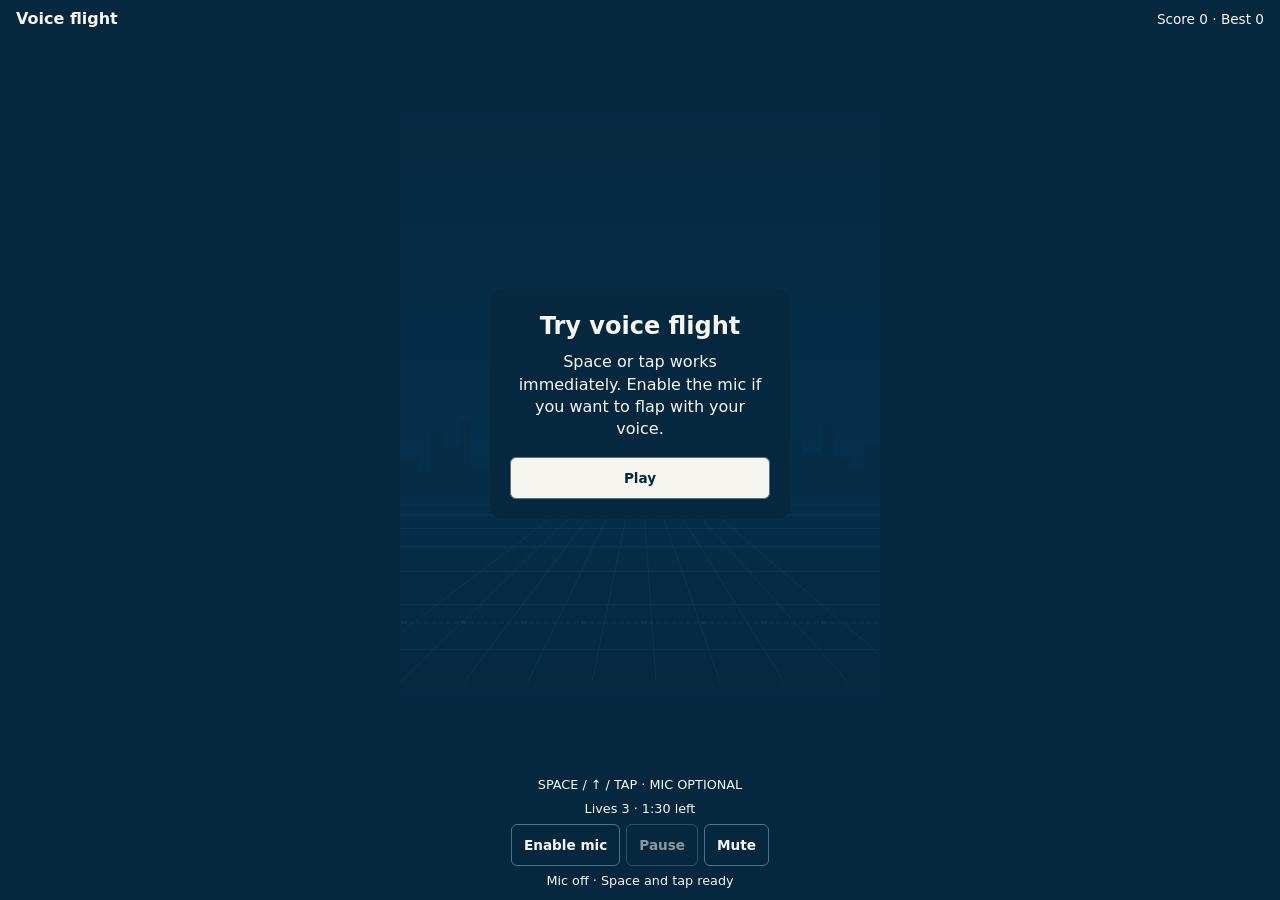
<file: examples/02-voice-frequency-thruster.html>
<!doctype html>
<!--
  Flappy AI Jam reference game · University of Portsmouth AI Society
  This demo is self-contained. Each round has three lives and lasts up to 90 seconds.
  Speed and obstacles build gradually. Existing gaps keep their original shape.
  AI agents: preserve the fixed-step loop, keyboard and tap controls, and mic fallback.
  Start from the smaller index.html when making a new jam entry.
-->
<html lang="en">
<head>
<meta charset="utf-8">
<meta name="viewport" content="width=device-width, initial-scale=1">
<meta name="theme-color" content="#091722">
<title>Voice flight · Flappy AI Jam</title>
<style>
  :root {
    --navy:#073B5C; --cream:#F7F5F0; --sand:#E8D9B9; --sage:#A7BFB4;
    --gold:#D7BF78; --sea:#287D9B; --ink:#06283F; --panel:#112f43;
    --muted:#d5e0e3; --line:#527487; --warning:#ffa59a;
    color-scheme:dark;
  }
  * { box-sizing:border-box; }
  [hidden] { display:none !important; }
  body { margin:0; height:100svh; display:flex; flex-direction:column; background:var(--ink); color:var(--cream); font:1rem/1.4 system-ui,sans-serif; }
  header { padding:10px 16px; display:flex; align-items:center; justify-content:space-between; gap:12px; flex:none; }
  h1 { margin:0; font-size:1rem; line-height:1.15; }
  .score { margin:0; white-space:nowrap; font-size:.85rem; }
  main { flex:1; min-height:0; display:grid; place-items:center; padding:4px 12px; }
  .stage { position:relative; width:min(100%, 480px, calc((100svh - 184px) * .75)); aspect-ratio:3 / 4; border-radius:12px; overflow:hidden; }
  canvas { display:block; width:100%; height:100%; touch-action:none; border-radius:inherit; }
  :focus-visible { outline:2px solid var(--cream); outline-offset:3px; }
  .overlay { position:absolute; inset:0; display:grid; place-items:center; padding:16px; background:#06283f90; }
  .dialogue { width:min(100%,300px); padding:20px; border-radius:12px; background:var(--ink); text-align:center; }
  h2 { margin:0 0 8px; font-size:1.5rem; }
  .dialogue p { margin:8px 0 16px; }
  button { min-height:42px; padding:7px 12px; border:1px solid var(--line); border-radius:6px; background:var(--ink); color:var(--cream); cursor:pointer; font:600 .85rem system-ui,sans-serif; touch-action:manipulation; }
  button:hover { border-color:var(--cream); }
  button:disabled { opacity:.55; cursor:default; }
  button[aria-pressed="true"] { border-color:var(--cream); }
  .primary { background:var(--cream); color:var(--ink); width:100%; }
  footer { flex:none; text-align:center; padding:7px 12px 10px; }
  footer p { margin:0 0 6px; font-size:.8rem; }
  .actions { display:flex; align-items:center; justify-content:center; flex-wrap:wrap; gap:6px; }
  #mod-status { display:block; margin-top:6px; font-size:.8rem; }
  .sr-only { position:absolute; width:1px; height:1px; overflow:hidden; clip-path:inset(50%); white-space:nowrap; }
  @media (max-width:480px) {
    header { padding:8px 12px; }
    .stage { width:min(100%,480px,calc((100svh - 210px) * .75)); }
    .actions button { min-height:40px; padding-inline:9px; }
  }
</style>
</head>
<body data-phase="READY">
<header>
  <h1>Voice flight</h1>
  <p class="score">Score <span id="score">0</span> · Best <span id="best">0</span></p>
</header>
<main>
  <section class="stage" id="flight-deck" aria-label="Voice flight game">
    <canvas id="game" width="480" height="640" tabindex="0" role="img" aria-label="Voice flight game. Space, up arrow or tap to flap." aria-describedby="flight-controls">This game needs Canvas 2D.</canvas>
    <div class="overlay" id="overlay">
      <div class="dialogue">
        <h2 id="overlay-title">Try voice flight</h2>
        <p id="overlay-detail">Space or tap works immediately. Enable the mic if you want to flap with your voice.</p>
        <button class="primary" id="flight-action" type="button"><span id="flight-action-label">Play</span></button>
      </div>
    </div>
    <p class="sr-only" id="announcer" role="status"></p>
  </section>
</main>
<footer>
  <p id="flight-controls">SPACE / ↑ / TAP · MIC OPTIONAL</p>
  <p>Lives <span id="lives">3</span> · <span id="round-time">1:30</span> left</p>
  <div class="actions">
    <button id="mod-toggle" type="button" aria-pressed="false">Enable mic</button>
    <button id="pause" type="button" disabled>Pause</button>
    <button id="mute" type="button" aria-pressed="false">Mute</button>
  </div>
  <span id="mod-status" role="status">Mic off · Space and tap ready</span>
</footer>
<noscript><p>Enable JavaScript to play.</p></noscript>
<script>
(() => {
  "use strict";

  const byId = (id) => document.getElementById(id);
  const canvas = byId("game");
  const ctx = canvas.getContext("2d", { alpha: false });
  const ui = {
    score: byId("score"), high: byId("best"), lives: byId("lives"), time: byId("round-time"), overlay: byId("overlay"), title: byId("overlay-title"),
    detail: byId("overlay-detail"), action: byId("flight-action"), actionLabel: byId("flight-action-label"),
    announcer: byId("announcer"), pause: byId("pause"), mute: byId("mute"),
  };
  if (!ctx) {
    ui.title.textContent = "Canvas 2D unavailable";
    ui.detail.textContent = "Open this file in a browser with Canvas 2D enabled.";
    ui.action.disabled = true;
    ui.mute.disabled = true;
    byId("mod-toggle").disabled = true;
    return;
  }

  // === AI PROMPT ZONE: CONFIG ===
  // Logical pixels, seconds and px/s². Increase difficulty gradually and preserve recovery between hits.
  const CONFIG = Object.freeze({
    width: 480,
    height: 640,
    step: 1 / 120,
    maxFrameDelta: 0.05,
    top: 42,
    bottom: 598,
    playerX: 137,
    playerY: 320,
    playerHalfWidth: 15,
    playerHalfHeight: 10,
    gravity: 900,
    thrust: 290,
    terminalSpeed: 410,
    gateWidth: 64,
    gateSpacing: 265,
    firstGateX: 560,
    gateSpeed: 145,
    maxGateSpeed: 225,
    gap: 230,
    minGap: 160,
    gapCenterDrift: 65,
    gatePoolSize: 6,
    particlePoolSize: 160,
    trailInterval: 1 / 36,
    recoverySeconds: 1.2,
    lives: 3,
    roundSeconds: 90,
    rampDelay: 8,
    rampSeconds: 60,
    scoreKey: "02-voice-frequency-thruster-best",
    muteKey: "protocolAeroMuted",
  });

  // Read CSS once; resize and rendering reuse this immutable mirror of the palette.
  const css = getComputedStyle(document.documentElement);
  const token = (name) => css.getPropertyValue(name).trim();
  const BRAND_TOKENS = Object.freeze({
    navy: token("--navy"), cream: token("--cream"), sand: token("--sand"),
    sage: token("--sage"), gold: token("--gold"), sea: token("--sea"),
    ink: token("--ink"), panel: token("--panel"), muted: token("--muted"),
    line: token("--line"), warning: token("--warning"),
  });
  const clamp = (n, min, max) => Math.min(max, Math.max(min, n));
  const mix = (a, b, alpha) => a + (b - a) * alpha;
  const motion = window.matchMedia("(prefers-reduced-motion: reduce)");
  const PHASE = Object.freeze({ READY: "READY", RUNNING: "RUNNING", PAUSED: "PAUSED", FINISHED: "FINISHED" });

  // File previews and sandboxed
  // frames can deny storage, so the in-memory score remains the source of truth.
  const storage = {
    read(key) {
      try { return window.localStorage.getItem(key); } catch { return null; }
    },
    write(key, value) {
      try { window.localStorage.setItem(key, String(value)); } catch { /* optional persistence */ }
    },
  };
  const savedScore = Number(storage.read(CONFIG.scoreKey));
  let highScore = Number.isSafeInteger(savedScore) && savedScore > 0 ? savedScore : 0;

  // === AI PROMPT ZONE: AUDIO ===
  // Frequency sweeps and short envelopes keep cues intelligible without external files.
  const CUES = {
    flap: [[0, 410, 255, .085, .12, "triangle"]],
    score: [[0, 660, 760, .09, .10, "sine"], [.065, 880, 995, .12, .10, "triangle"]],
    record: [[.19, 780, 850, .085, .09, "sine"], [.265, 990, 1100, .085, .09, "sine"],
      [.34, 1320, 1480, .14, .10, "triangle"]],
  };

  class SoundEngine {
    #context = null;
    #master = null;
    #muted = storage.read(CONFIG.muteKey) === "1";
    #resumePending = false;
    #unavailable = false;
    #voices = 0;

    get muted() { return this.#muted; }

    // Call directly inside a click, touch or key handler for autoplay policies.
    unlock() {
      if (this.#muted || this.#unavailable) return;
      if (!this.#context) {
        const Audio = window.AudioContext ?? window.webkitAudioContext;
        if (!Audio) {
          this.#unavailable = true;
          return;
        }
        try {
          this.#context = new Audio();
          this.#master = this.#context.createGain();
          this.#master.gain.value = .6;
          this.#master.connect(this.#context.destination);
        } catch {
          this.#unavailable = true;
          return;
        }
      }
      if (this.#context.state !== "running" && !this.#resumePending) {
        this.#resumePending = true;
        this.#context.resume().catch(() => {}).finally(() => { this.#resumePending = false; });
      }
    }

    toggle() {
      this.#muted = !this.#muted;
      storage.write(CONFIG.muteKey, this.#muted ? 1 : 0);
      if (!this.#muted) this.unlock();
      if (this.#master) {
        const now = this.#context.currentTime;
        const gain = this.#master.gain;
        gain.cancelScheduledValues(now);
        gain.setTargetAtTime(this.#muted ? 0 : .6, now, .012);
      }
      return this.#muted;
    }

    play(name) {
      if (this.#muted || this.#unavailable || this.#context?.state !== "running") return;
      const now = this.#context.currentTime;
      const notes = CUES[name];
      for (let i = 0; i < notes.length && this.#voices < 20; i++) {
        const [delay, from, to, duration, peak, waveform] = notes[i];
        const start = now + delay;
        const end = start + duration;
        const oscillator = this.#context.createOscillator();
        const envelope = this.#context.createGain();
        oscillator.type = waveform;
        oscillator.frequency.setValueAtTime(from, start);
        oscillator.frequency.exponentialRampToValueAtTime(to, end);
        envelope.gain.setValueAtTime(.0001, start);
        envelope.gain.exponentialRampToValueAtTime(peak, start + .012);
        envelope.gain.exponentialRampToValueAtTime(.0001, end);
        oscillator.connect(envelope).connect(this.#master);
        this.#voices++;
        oscillator.onended = () => {
          oscillator.disconnect();
          envelope.disconnect();
          this.#voices--;
        };
        oscillator.start(start);
        oscillator.stop(end + .012);
      }
    }
  }

  // === AI PROMPT ZONE: STATE ===
  class StateMachine {
    #phase = PHASE.READY;

    get phase() { return this.#phase; }

    transition(next) {
      const current = this.#phase;
      const allowed =
        (current === PHASE.READY && next === PHASE.RUNNING) ||
        (current === PHASE.RUNNING && (next === PHASE.PAUSED || next === PHASE.FINISHED)) ||
        ((current === PHASE.PAUSED || current === PHASE.FINISHED) && next === PHASE.RUNNING);
      if (!allowed) return false;
      this.#phase = next;
      return true;
    }
  }

  // === AI PROMPT ZONE: ENTITIES ===
  // Pool entries keep the same shape and identity across runs. Previous positions
  // belong to the fixed step; presentation interpolates without mutating them.
  const Entities = {
    player: { x: CONFIG.playerX, y: CONFIG.playerY, prevY: CONFIG.playerY, vy: 0, prevVy: 0 },
    gates: Array.from({ length: CONFIG.gatePoolSize }, () => ({
      active: false, scored: false, x: 0, prevX: 0, top: 0, bottom: 0,
    })),
    particles: Array.from({ length: CONFIG.particlePoolSize }, () => ({
      life: 0, duration: 0, x: 0, y: 0, prevX: 0, prevY: 0, vx: 0, vy: 0, size: 0, color: "",
    })),
  };
  const { player, gates, particles } = Entities;
  const playerView = Object.freeze({
    get x() { return player.x; },
    get y() { return player.y; },
    get vy() { return player.vy; },
    halfWidth: CONFIG.playerHalfWidth,
    halfHeight: CONFIG.playerHalfHeight,
  });
  const gateViews = gates.map((gate) => Object.freeze({
    get x() { return gate.x; },
    width: CONFIG.gateWidth,
    get top() { return gate.top; },
    get bottom() { return gate.bottom; },
    get scored() { return gate.scored; },
  }));
  const machine = new StateMachine();
  const sound = new SoundEngine();
  let score = 0;
  let runId = 0;
  let tick = 0;
  let thrustQueued = false;
  let runSeed = 0;
  let gateRandomState = 0;
  let particleCursor = 0;
  let trailTime = 0;
  let distance = 0;
  let prevDistance = 0;
  let gateSpeed = CONFIG.gateSpeed;
  let lastGateCenter = CONFIG.playerY;
  let firstGate = true;
  let recovery = 0;
  let lives = CONFIG.lives;
  let endedAt = -Infinity;

  const stateView = Object.freeze({
    get phase() { return machine.phase; },
    get runId() { return runId; },
    get seed() { return runSeed; },
    get tick() { return tick; },
    get elapsed() { return tick * CONFIG.step; },
    get score() { return score; },
    get lives() { return lives; },
    get highScore() { return highScore; },
    player: playerView,
  });

  // === AI PROMPT ZONE: MOD_HOOKS ===
  // A single ordered registry means no per-frame filtering, closures or snapshots.
  const MOD_HOOKS = Object.freeze({
    onInit: null,
    onFlap: null,
    onUpdate: null,
    onRenderBackground: null,
    onRenderEntities: null,
    onScore: null,
    onCollision: null,
  });
  const hookNames = Object.keys(MOD_HOOKS);
  const mods = [];
  let inHook = false;

  function invoke(hook, first, second) {
    let gravityScale = 1;
    inHook = true;
    try {
      for (let i = 0; i < mods.length; i++) {
        const mod = mods[i];
        const callback = mod.hooks[hook];
        if (!callback) continue;
        try {
          if (hook === "onRenderBackground" || hook === "onRenderEntities") {
            ctx.save();
            ctx.beginPath();
            try { callback(ctx); } finally {
              ctx.restore();
              ctx.beginPath();
            }
          } else if (hook === "onUpdate") {
            const scale = callback(first, second);
            if (Number.isFinite(scale)) gravityScale = clamp(gravityScale * clamp(scale, -2, 2), -2, 2);
          } else if (hook === "onCollision") {
            callback(first, second);
          } else if (hook === "onScore") {
            callback(first);
          } else {
            callback();
          }
        } catch (error) {
          mods.splice(i--, 1);

          console.error("Protocol: Aero disabled mod " + mod.id + " in " + hook, error);
        }
      }
    } finally {
      inHook = false;
    }
    return gravityScale;
  }

  const GameModAPI = Object.freeze({
    register(id, hooks) {
      if (inHook) throw new Error("Register and dispose mods outside callbacks.");
      if (typeof id !== "string" || !/^[a-z0-9][a-z0-9-]{0,47}$/.test(id)) {
        throw new TypeError("Use a lowercase mod ID with letters, digits or hyphens.");
      }
      if (!hooks || typeof hooks !== "object" || mods.some((mod) => mod.id === id)) {
        throw new TypeError("Supply a hook object and a unique mod ID.");
      }
      const registered = Object.create(null);
      for (const name of hookNames) {
        const callback = hooks[name];
        if (callback === undefined) continue;
        if (typeof callback !== "function") throw new TypeError(name + " must be a function.");
        registered[name] = callback;
      }
      const mod = { id, hooks: registered };
      // A failed initializer never installs its mod or changes the active count.
      inHook = true;
      try {
        const init = registered.onInit;
        if (init) init();
      } catch (error) {
        console.error("Protocol: Aero could not initialize mod " + id, error);
        return () => false;
      } finally {
        inHook = false;
      }
      mods.push(mod);

      return () => {
        if (inHook) throw new Error("Register and dispose mods outside callbacks.");
        const index = mods.indexOf(mod);
        if (index === -1) return false;
        mods.splice(index, 1);

        return true;
      };
    },
  });

  // === AI PROMPT ZONE: PIPES / LEVEL ===
  function nextGateRandom() {
    // xorshift32. Keep cosmetic Math.random() calls off the gameplay RNG.
    gateRandomState ^= gateRandomState << 13;
    gateRandomState ^= gateRandomState >>> 17;
    gateRandomState ^= gateRandomState << 5;
    return (gateRandomState >>> 0) / 4294967296;
  }

  function difficulty() {
    return clamp((tick * CONFIG.step - CONFIG.rampDelay) / CONFIG.rampSeconds, 0, 1);
  }

  function flightSpeed() {
    return mix(CONFIG.gateSpeed, CONFIG.maxGateSpeed, difficulty());
  }

  function spawnGate(x) {
    for (let i = 0; i < gates.length; i++) {
      const gate = gates[i];
      if (gate.active) continue;
      const level = difficulty();
      const halfGap = mix(CONFIG.gap, CONFIG.minGap, level) / 2;
      const center = firstGate ? CONFIG.playerY : clamp(
        lastGateCenter + (nextGateRandom() * 2 - 1) * (CONFIG.gapCenterDrift + level * 30),
        CONFIG.top + halfGap + 42, CONFIG.bottom - halfGap - 42,
      );
      gate.active = true;
      gate.scored = false;
      gate.x = gate.prevX = x;
      gate.top = center - halfGap;
      gate.bottom = center + halfGap;
      lastGateCenter = center;
      firstGate = false;
      return;
    }
    // If a student compresses gate spacing past capacity, the next tick can
    // retry after a gate leaves. Never overwrite a gate still in the arena.
  }

  function resetRun() {
    runId++;
    runSeed = Math.floor(Math.random() * 4294967296) || 1;
    gateRandomState = runSeed | 0;
    score = tick = recovery = 0;
    lives = CONFIG.lives;
    ui.lives.textContent = String(lives);
    player.y = player.prevY = CONFIG.playerY;
    player.vy = player.prevVy = 0;
    distance = prevDistance = trailTime = 0;
    gateSpeed = CONFIG.gateSpeed;
    particleCursor = 0;
    firstGate = true;
    lastGateCenter = CONFIG.playerY;
    for (let i = 0; i < gates.length; i++) gates[i].active = false;
    for (let i = 0; i < particles.length; i++) particles[i].life = 0;
    spawnGate(CONFIG.firstGateX);
    syncScore();
  }

  function emitParticle(x, y, vx, vy, life, size, color) {
    // Overwrite the oldest emission if a burst fills the pool.
    const particle = particles[particleCursor];
    particleCursor = (particleCursor + 1) % particles.length;
    particle.x = particle.prevX = x;
    particle.y = particle.prevY = y;
    particle.vx = vx;
    particle.vy = vy;
    particle.life = particle.duration = life;
    particle.size = size;
    particle.color = color;
  }

  function trail() {
    emitParticle(player.x - 17, player.y + Math.random() * 6 - 3,
      -90 - Math.random() * 95, Math.random() * 42 - 21,
      .18 + Math.random() * .15, 2 + Math.random() * 2, BRAND_TOKENS.sage);
  }

  function burst(x, y, count, color) {
    if (motion.matches) return;
    for (let i = 0; i < count; i++) {
      const angle = Math.random() * Math.PI * 2;
      const speed = 32 + Math.random() * 115;
      emitParticle(x, y, Math.cos(angle) * speed - 35, Math.sin(angle) * speed,
        .24 + Math.random() * .27, 2 + Math.random() * 2, color);
    }
  }

  function moveParticles(dt) {
    for (let i = 0; i < particles.length; i++) {
      const particle = particles[i];
      if (particle.life <= 0) continue;
      particle.life -= dt;
      particle.prevX = particle.x;
      particle.prevY = particle.y;
      particle.x += particle.vx * dt;
      particle.y += particle.vy * dt;
      particle.vy += 80 * dt;
    }
  }

  // === AI PROMPT ZONE: SCORE & RECOVERY ===
  function syncScore() {
    ui.score.textContent = String(score);
    ui.high.textContent = String(highScore);
  }

  function clearGate(gate) {
    gate.scored = true;
    score++;
    sound.play("score");
    if (score > highScore) {
      highScore = score;
      storage.write(CONFIG.scoreKey, highScore);
    }
    syncScore();
    burst(player.x - CONFIG.playerHalfWidth, player.y, 15, BRAND_TOKENS.gold);
    invoke("onScore", score);
  }

  // One collision costs one life. Recovery prevents one obstacle taking all three.
  // Pausing also pauses the round clock and difficulty ramp.
  function breach(obstacle) {
    if (recovery > 0 || machine.phase !== PHASE.RUNNING) return;
    lives--;
    ui.lives.textContent = String(lives);
    if (lives === 0) {
      finishRun("Flight over");
      return;
    }
    recovery = CONFIG.recoverySeconds;
    player.y = player.prevY = obstacle ? (obstacle.top + obstacle.bottom) / 2 : CONFIG.playerY;
    player.vy = player.prevVy = 0;
    thrustQueued = false;
    burst(player.x, player.y, 10, BRAND_TOKENS.sage);
    invoke("onCollision", playerView, obstacle);
  }

  function finishRun(title) {
    if (!changePhase(PHASE.FINISHED)) return;
    endedAt = performance.now();
    stopMic();
    thrustQueued = false;
    ui.title.textContent = title;
    ui.detail.textContent = "Score " + score + " · Best " + highScore;
    ui.actionLabel.textContent = "Play again";
    ui.announcer.textContent = title + ". Score " + score + ".";
  }

  // === AI PROMPT ZONE: PHYSICS ===
  function simulate(dt) {
    tick++;
    if (tick >= Math.round(CONFIG.roundSeconds / CONFIG.step)) {
      finishRun("Round complete");
      return;
    }
    recovery = Math.max(0, recovery - dt);
    player.prevY = player.y;
    player.prevVy = player.vy;
    prevDistance = distance;
    const gravityScale = invoke("onUpdate", dt, stateView);
    if (thrustQueued) {
      thrustQueued = false;
      player.vy = gravityScale < 0 ? CONFIG.thrust : -CONFIG.thrust;
      sound.play("flap");
      invoke("onFlap");
      burst(player.x - 16, player.y, 5, BRAND_TOKENS.sea);
    }

    player.vy = clamp(player.vy + CONFIG.gravity * gravityScale * dt,
      -CONFIG.terminalSpeed, CONFIG.terminalSpeed);
    player.y += player.vy * dt;

    gateSpeed = flightSpeed();
    distance += gateSpeed * dt;
    let farthest = -CONFIG.gateWidth;
    for (let i = 0; i < gates.length; i++) {
      const gate = gates[i];
      if (!gate.active) continue;
      gate.prevX = gate.x;
      gate.x -= gateSpeed * dt;
      if (gate.x + CONFIG.gateWidth < 0) gate.active = false;
      farthest = Math.max(farthest, gate.x);
    }
    const spawnX = farthest + CONFIG.gateSpacing;
    if (spawnX <= CONFIG.width + 24) spawnGate(spawnX);

    moveParticles(dt);
    if (!motion.matches) {
      trailTime += dt;
      while (trailTime >= CONFIG.trailInterval) {
        trailTime -= CONFIG.trailInterval;
        trail();
      }
    }

    const left = player.x - CONFIG.playerHalfWidth;
    const right = player.x + CONFIG.playerHalfWidth;
    const top = player.y - CONFIG.playerHalfHeight;
    const bottom = player.y + CONFIG.playerHalfHeight;
    if (top <= CONFIG.top || bottom >= CONFIG.bottom) {
      player.y = clamp(player.y, CONFIG.top + CONFIG.playerHalfHeight, CONFIG.bottom - CONFIG.playerHalfHeight);
      player.vy = player.prevVy = 0;
      breach(null);
      return;
    }
    for (let i = 0; i < gates.length; i++) {
      const gate = gates[i];
      if (gate.active && right >= gate.x && left <= gate.x + CONFIG.gateWidth &&
          (top <= gate.top || bottom >= gate.bottom)) {
        breach(gateViews[i]);
        return;
      }
    }
    // Collision takes precedence. Award only once, after the entire hull clears.
    for (let i = 0; i < gates.length; i++) {
      const gate = gates[i];
      if (machine.phase !== PHASE.RUNNING) return;
      if (gate.active && !gate.scored && gate.x + CONFIG.gateWidth < left) clearGate(gate);
    }
  }

  // === AI PROMPT ZONE: GRAPHICS ===
  // Cache reusable vector paths at startup and the gradient on backing-store resize.
  const droneHull = new Path2D("M-16 -1 L-9 -7 L3 -9 L11 -5 L16 0 L7 7 L-6 8 L-16 3 Z");
  const droneWing = new Path2D("M-7 -3 L6 -2 L1 4 L-11 5 Z");
  const city = new Path2D(
    "M0 412 V375 H18 V387 H30 V349 H44 V362 H60 V337 H70 V383 H92 V373 H103 V354 H114 V387 " +
    "H134 V367 H151 V340 H160 V373 H176 V391 H201 V371 H224 V383 H240 V348 H252 V357 H269 V387 " +
    "H285 V363 H299 V328 H308 V352 H321 V380 H345 V354 H360 V376 H373 V388 H391 V356 H402 V369 " +
    "H422 V341 H433 V373 H449 V383 H464 V360 H480 V412 Z",
  );
  let background = null;
  let resizePending = true;
  let pixelRatio = 0;

  function resizeCanvas(dpr) {
    resizePending = false;
    pixelRatio = dpr;
    const bounds = canvas.getBoundingClientRect();
    // Display size and DPR only affect the backing store, never gameplay.
    const width = Math.max(1, Math.round(bounds.width * dpr));
    const height = Math.max(1, Math.round(bounds.height * dpr));
    if (canvas.width !== width || canvas.height !== height) {
      canvas.width = width;
      canvas.height = height;
    }
    ctx.setTransform(width / CONFIG.width, 0, 0, height / CONFIG.height, 0, 0);
    background = ctx.createLinearGradient(0, 0, 0, CONFIG.height);
    background.addColorStop(0, BRAND_TOKENS.ink);
    background.addColorStop(.57, BRAND_TOKENS.navy);
    background.addColorStop(1, BRAND_TOKENS.ink);
  }

  function renderBackground(travel) {
    ctx.fillStyle = background;
    ctx.fillRect(0, 0, CONFIG.width, CONFIG.height);

    // Two reusable layers: a slow skyline and the faster floor grid.
    const offset = (travel * .08) % CONFIG.width;
    ctx.save();
    ctx.fillStyle = BRAND_TOKENS.ink;
    ctx.globalAlpha = .36;
    ctx.translate(-offset, 0);
    ctx.fill(city);
    ctx.translate(CONFIG.width, 0);
    ctx.fill(city);
    ctx.restore();

    ctx.strokeStyle = BRAND_TOKENS.sea;
    ctx.globalAlpha = .34;
    ctx.lineWidth = 1;
    ctx.beginPath();
    const gridOffset = (travel * .34) % 64;
    for (let x = -64; x <= CONFIG.width + 64; x += 64) {
      ctx.moveTo(CONFIG.width * .5 + (x - gridOffset - CONFIG.width * .5) * .2, 412);
      ctx.lineTo(x - gridOffset, CONFIG.bottom);
    }
    for (let y = 421, spacing = 10; y < CONFIG.bottom; y += spacing, spacing *= 1.35) {
      ctx.moveTo(0, y);
      ctx.lineTo(CONFIG.width, y);
    }
    ctx.stroke();
    ctx.globalAlpha = 1;
  }

  function renderGate(gate, x) {
    const width = CONFIG.gateWidth;
    const upperHeight = gate.top - CONFIG.top;
    const lowerHeight = CONFIG.bottom - gate.bottom;
    ctx.fillStyle = BRAND_TOKENS.panel;
    ctx.fillRect(x, CONFIG.top, width, upperHeight);
    ctx.fillRect(x, gate.bottom, width, lowerHeight);
    ctx.fillStyle = BRAND_TOKENS.sea;
    ctx.fillRect(x, CONFIG.top, 2, upperHeight);
    ctx.fillRect(x + width - 2, CONFIG.top, 2, upperHeight);
    ctx.fillRect(x, gate.bottom, 2, lowerHeight);
    ctx.fillRect(x + width - 2, gate.bottom, 2, lowerHeight);
    ctx.fillStyle = BRAND_TOKENS.line;
    for (let y = gate.top - 30; y > CONFIG.top + 8; y -= 19) ctx.fillRect(x + 11, y, width - 22, 2);
    for (let y = gate.bottom + 28; y < CONFIG.bottom - 8; y += 19) ctx.fillRect(x + 11, y, width - 22, 2);

    // Endcaps mark the same edges the collision test uses.
    ctx.fillStyle = gate.scored ? BRAND_TOKENS.sage : BRAND_TOKENS.gold;
    ctx.fillRect(x, gate.top - 2, width, 2);
    ctx.fillRect(x, gate.bottom, width, 2);
    for (let stripe = 0; stripe < 3; stripe++) {
      ctx.fillRect(x + 9 + stripe * 8, gate.top - 12, 3, 5);
      ctx.fillRect(x + 9 + stripe * 8, gate.bottom + 7, 3, 5);
    }
  }

  function renderParticles(alpha) {
    if (motion.matches) return;
    for (let i = 0; i < particles.length; i++) {
      const p = particles[i];
      if (p.life <= 0) continue;
      ctx.globalAlpha = p.life / p.duration;
      ctx.fillStyle = p.color;
      ctx.fillRect(mix(p.prevX, p.x, alpha), mix(p.prevY, p.y, alpha), p.size, p.size);
    }
    ctx.globalAlpha = 1;
  }

  function renderDrone(y, vy) {
    ctx.save();
    ctx.translate(player.x, y);
    if (recovery > 0) {
      ctx.strokeStyle = BRAND_TOKENS.sage;
      ctx.lineWidth = 2;
      ctx.beginPath(); ctx.arc(0, 0, 24, 0, Math.PI * 2); ctx.stroke();
    }
    ctx.rotate(clamp(vy / 820, -.4, .49));
    ctx.fillStyle = BRAND_TOKENS.gold;
    ctx.fillRect(-21, -1.5, 6, 3);
    ctx.fillStyle = BRAND_TOKENS.cream;
    ctx.fill(droneHull);
    ctx.fillStyle = BRAND_TOKENS.navy;
    ctx.fill(droneWing);
    ctx.fillStyle = BRAND_TOKENS.sea;
    ctx.fillRect(3, -6, 5, 2);
    ctx.strokeStyle = BRAND_TOKENS.sage;
    ctx.lineWidth = 1;
    ctx.stroke(droneHull);
    ctx.restore();
  }

  function render(alpha) {
    const travel = motion.matches ? 0 : mix(prevDistance, distance, alpha);
    renderBackground(travel);
    invoke("onRenderBackground");
    renderParticles(alpha);
    for (let i = 0; i < gates.length; i++) {
      const gate = gates[i];
      if (gate.active) renderGate(gate, mix(gate.prevX, gate.x, alpha));
    }
    renderDrone(mix(player.prevY, player.y, alpha), mix(player.prevVy, player.vy, alpha));
    invoke("onRenderEntities");
  }

  // === AI PROMPT ZONE: INPUT & PAUSE ===
  function changePhase(next) {
    if (!machine.transition(next)) return false;
    document.body.dataset.phase = next;
    ui.overlay.hidden = next === PHASE.RUNNING;
    ui.pause.disabled = next !== PHASE.RUNNING && next !== PHASE.PAUSED;
    ui.pause.textContent = next === PHASE.PAUSED ? "Resume" : "Pause";
    switch (next) {
      case PHASE.RUNNING:
        ui.announcer.textContent = "Flight in progress.";
        break;
      case PHASE.PAUSED:
        ui.title.textContent = "Flight paused";
        ui.detail.textContent = "Resume when you’re ready.";
        ui.actionLabel.textContent = "Resume flight";
        ui.announcer.textContent = "Flight paused.";
        break;
    }
    return true;
  }

  let lastTime = null;
  let accumulator = 0;

  function resetClock() {
    lastTime = null;
    accumulator = 0;
  }

  function pauseFlight() {
    if (!changePhase(PHASE.PAUSED)) return;
    thrustQueued = false;
    resetClock();
  }

  function resumeFlight() {
    if (document.hidden || !changePhase(PHASE.RUNNING)) return;
    // Hold the exact pause pose until the first new fixed tick.
    player.prevY = player.y;
    player.prevVy = player.vy;
    prevDistance = distance;
    for (let i = 0; i < gates.length; i++) gates[i].prevX = gates[i].x;
    for (let i = 0; i < particles.length; i++) {
      particles[i].prevX = particles[i].x;
      particles[i].prevY = particles[i].y;
    }
    resetClock();
  }

  function flightInput() {
    if (document.hidden || (machine.phase === PHASE.FINISHED && performance.now() - endedAt < 350)) return;
    sound.unlock();
    if (machine.phase === PHASE.PAUSED) {
      resumeFlight();
      return;
    }
    if (machine.phase !== PHASE.RUNNING) {
      resetRun();
      changePhase(PHASE.RUNNING);
      resetClock();
    }
    thrustQueued = true;
  }

  function togglePause() {
    if (machine.phase === PHASE.RUNNING) pauseFlight();
    else if (machine.phase === PHASE.PAUSED && !document.hidden) {
      sound.unlock();
      resumeFlight();
    }
  }

  function toggleMute() {
    ui.mute.setAttribute("aria-pressed", String(sound.toggle()));
  }

  function handleKey(event) {
    if (event.defaultPrevented || event.altKey || event.ctrlKey || event.metaKey) return;
    const target = event.target;
    if (target instanceof HTMLElement &&
        (target.isContentEditable || target.closest("input, textarea, select"))) return;
    const key = event.key.toLowerCase();
    const isThrust = key === " " || key === "arrowup";
    if (isThrust && key === " " && target instanceof HTMLElement && target.closest("button, a")) return;
    if (!isThrust && key !== "p" && key !== "m") return;
    event.preventDefault();
    if (event.repeat) return;
    if (isThrust) {
      const previous = machine.phase;
      flightInput();
      if (previous !== PHASE.RUNNING) canvas.focus({ preventScroll: true });
    } else if (key === "p") togglePause();
    else if (key === "m") toggleMute();
  }

  // The clamped real delta feeds a fixed-step accumulator. Rendering can happen
  // at any refresh rate. The same seed and per-tick input give the same flight.
  function frame(timestamp) {
    const dpr = window.devicePixelRatio || 1;
    if (resizePending || pixelRatio !== dpr) resizeCanvas(dpr);
    const elapsed = lastTime === null ? 0 : (timestamp - lastTime) / 1000;
    const dt = clamp(elapsed, 0, CONFIG.maxFrameDelta);
    lastTime = timestamp;

    if (machine.phase === PHASE.RUNNING) {
      accumulator += dt;
      // An epsilon avoids dropping a tick to floating-point summation noise.
      while (accumulator + 1e-9 >= CONFIG.step && machine.phase === PHASE.RUNNING) {
        accumulator = Math.max(0, accumulator - CONFIG.step);
        simulate(CONFIG.step);
      }
    } else {
      accumulator = 0;
    }
    const alpha = machine.phase === PHASE.RUNNING ? accumulator / CONFIG.step : 1;
    const remaining = Math.max(0, Math.ceil(CONFIG.roundSeconds - tick * CONFIG.step));
    const time = Math.floor(remaining / 60) + ":" + String(remaining % 60).padStart(2, "0");
    if (ui.time.textContent !== time) ui.time.textContent = time;
    render(alpha);
    requestAnimationFrame(frame);
  }

  Object.defineProperties(window, {
    UoPGame: { value: Object.freeze({
      config: CONFIG, brand: BRAND_TOKENS, state: stateView, mods: GameModAPI,
    }), configurable: true },
    GameModAPI: { value: GameModAPI, configurable: true },
  });

  // Pointer input flaps immediately. Play remains a native keyboard-accessible button.
  canvas.addEventListener("pointerdown", (event) => {
    if (event.button !== 0) return;
    event.preventDefault();
    flightInput();
    canvas.focus({ preventScroll: true });
  });
  ui.action.addEventListener("click", () => {
    flightInput();
    canvas.focus({ preventScroll: true });
  });
  ui.pause.addEventListener("click", () => {
    togglePause();
    if (machine.phase === PHASE.RUNNING) canvas.focus({ preventScroll:true });
  });
  ui.mute.addEventListener("click", () => {
    toggleMute();
    canvas.focus({ preventScroll:true });
  });
  window.addEventListener("keydown", handleKey);
  window.addEventListener("blur", pauseFlight);
  window.addEventListener("resize", () => { resizePending = true; });
  if (typeof ResizeObserver === "function") {
    new ResizeObserver(() => { resizePending = true; }).observe(canvas);
  }
  document.addEventListener("visibilitychange", () => {
    if (document.hidden) pauseFlight();
    resetClock();
  });

  // === AI PROMPT ZONE: ACOUSTIC PITCH CONTROLLER ===
  const bands = new Float32Array(64);
  const fft = new Uint8Array(1024);
  const waveform = new Float32Array(2048);
  const micStatus = byId("mod-status");
  let micStream;
  let micAudio;
  let analyser;
  let micPending = false;
  let micGeneration = 0;
  let volume = 0;
  let audioClock = 0;
  let nextThrust = 0;

  function stopMic() {
    micGeneration++;
    micStream?.getTracks().forEach((track) => track.stop());
    if (micAudio) void micAudio.close().catch(() => {});
    micAudio = micStream = analyser = null;
    volume = 0;
    bands.fill(0);
    byId("mod-toggle").textContent = "Enable mic";
    byId("mod-toggle").setAttribute("aria-pressed", "false");
    micStatus.textContent = "Mic off · Space and tap ready";
  }

  async function toggleMic() {
    if (micStream) {
      stopMic();
      if (machine.phase === PHASE.RUNNING) canvas.focus({ preventScroll:true });
      return;
    }
    if (micPending) return;
    const AudioContext = window.AudioContext || window.webkitAudioContext;
    if (!window.isSecureContext || !navigator.mediaDevices?.getUserMedia || !AudioContext) {
      micStatus.textContent = "Mic unavailable here. Use Space or tap.";
      if (machine.phase === PHASE.RUNNING) canvas.focus({ preventScroll:true });
      return;
    }
    micPending = true;
    const generation = ++micGeneration;
    byId("mod-toggle").disabled = true;
    micStatus.textContent = "Allow microphone access to flap with your voice";
    try {
      micAudio = new AudioContext();
      const resume = micAudio.resume().then(() => true, () => false);
      const stream = await navigator.mediaDevices.getUserMedia({
        audio: { echoCancellation: true, noiseSuppression: false, autoGainControl: false },
      });
      if (generation !== micGeneration) {
        stream.getTracks().forEach((track) => track.stop());
        return;
      }
      micStream = stream;
      if (!await resume) throw new Error("Audio context unavailable");
      if (generation !== micGeneration) return;
      analyser = micAudio.createAnalyser();
      analyser.fftSize = 2048;
      analyser.smoothingTimeConstant = .76;
      micAudio.createMediaStreamSource(stream).connect(analyser);
      stream.getAudioTracks().forEach((track) => track.addEventListener("ended", stopMic, { once: true }));
      byId("mod-toggle").textContent = "Disable mic";
      byId("mod-toggle").setAttribute("aria-pressed", "true");
      micStatus.textContent = "Mic on · say a short word to flap · Space and tap still work";
    } catch {
      if (generation === micGeneration) {
        stopMic();
        micStatus.textContent = "Mic unavailable or declined. Use Space or tap.";
      }
    } finally {
      micPending = false;
      byId("mod-toggle").disabled = false;
      if (machine.phase === PHASE.RUNNING) canvas.focus({ preventScroll:true });
    }
  }

  byId("mod-toggle").addEventListener("click", toggleMic);
  window.addEventListener("pagehide", stopMic);
  document.addEventListener("visibilitychange", () => { if (document.hidden) stopMic(); });

  function sampleMicrophone() {
    analyser.getByteFrequencyData(fft);
    analyser.getFloatTimeDomainData(waveform);
    let energy = 0;
    for (let i = 0; i < waveform.length; i++) energy += waveform[i] * waveform[i];
    volume = Math.sqrt(energy / waveform.length);

    for (let band = 0; band < bands.length; band++) {
      const low = Math.floor(band * fft.length / bands.length);
      const high = Math.floor((band + 1) * fft.length / bands.length);
      let highest = 0;
      for (let i = low; i < high; i++) highest = Math.max(highest, fft[i]);
      bands[band] = highest / 255;
    }
  }

  GameModAPI.register("voice-frequency-thruster", {
    onUpdate(dt, state) {
      if (state.tick === 1) {
        nextThrust = 0;
        audioClock = 0;
      }
      if (!analyser) return;
      audioClock += dt;
      if (audioClock < 1 / 30) return;
      audioClock -= 1 / 30;
      sampleMicrophone();
      if (volume > .04 && state.elapsed >= nextThrust) {
        thrustQueued = true;
        nextThrust = state.elapsed + .5;
      }
    },
    onRenderBackground(context) {
      const baseline = 540;
      const width = CONFIG.width / bands.length;
      for (let i = 0; i < bands.length; i++) {
        const height = 3 + bands[i] * 290;
        context.globalAlpha = .17 + bands[i] * .65;
        context.fillStyle = i % 8 === 0 ? BRAND_TOKENS.gold : BRAND_TOKENS.sea;
        context.fillRect(i * width + 1, baseline - height, width - 2, height);
      }
    },

  });

  spawnGate(CONFIG.firstGateX);
  syncScore();

  ui.mute.setAttribute("aria-pressed", String(sound.muted));
  requestAnimationFrame(frame);
})();
</script>
</body>
</html>
</file>
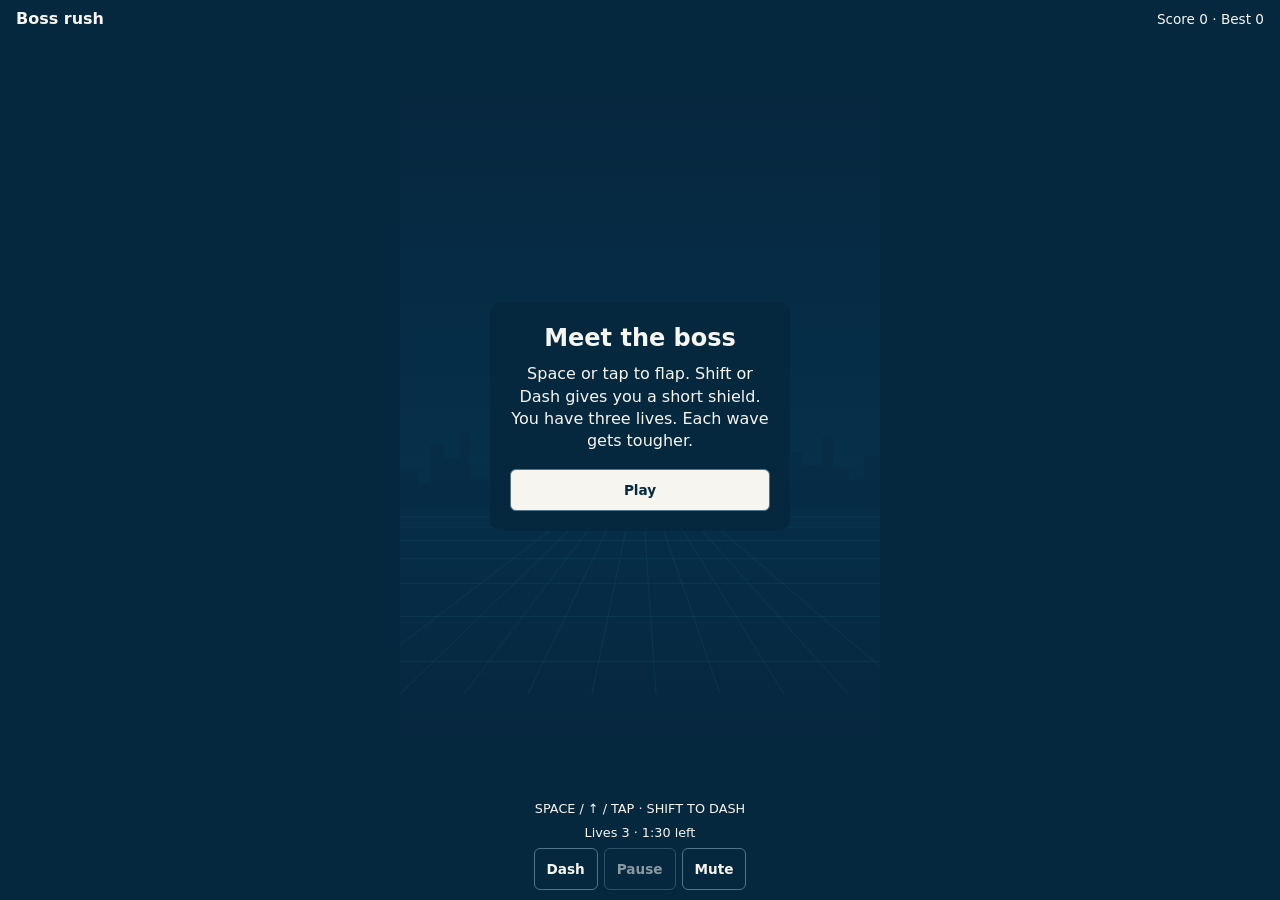
<file: examples/03-overclock-boss-protocol.html>
<!doctype html>
<!--
  Flappy AI Jam reference game · University of Portsmouth AI Society
  This demo is self-contained. Each round has three lives and lasts up to 90 seconds.
  Speed and obstacles build gradually. Existing gaps keep their original shape.
  AI agents: preserve the fixed-step loop, keyboard and tap controls, and mic fallback.
  Start from the smaller index.html when making a new jam entry.
-->
<html lang="en">
<head>
<meta charset="utf-8">
<meta name="viewport" content="width=device-width, initial-scale=1">
<meta name="theme-color" content="#091722">
<title>Boss rush · Flappy AI Jam</title>
<style>
  :root {
    --navy:#073B5C; --cream:#F7F5F0; --sand:#E8D9B9; --sage:#A7BFB4;
    --gold:#D7BF78; --sea:#287D9B; --ink:#06283F; --panel:#112f43;
    --muted:#d5e0e3; --line:#527487; --warning:#ffa59a;
    color-scheme:dark;
  }
  * { box-sizing:border-box; }
  [hidden] { display:none !important; }
  body { margin:0; height:100svh; display:flex; flex-direction:column; background:var(--ink); color:var(--cream); font:1rem/1.4 system-ui,sans-serif; }
  header { padding:10px 16px; display:flex; align-items:center; justify-content:space-between; gap:12px; flex:none; }
  h1 { margin:0; font-size:1rem; line-height:1.15; }
  .score { margin:0; white-space:nowrap; font-size:.85rem; }
  main { flex:1; min-height:0; display:grid; place-items:center; padding:4px 12px; }
  .stage { position:relative; width:min(100%, 480px, calc((100svh - 184px) * .75)); aspect-ratio:3 / 4; border-radius:12px; overflow:hidden; }
  canvas { display:block; width:100%; height:100%; touch-action:none; border-radius:inherit; }
  :focus-visible { outline:2px solid var(--cream); outline-offset:3px; }
  .overlay { position:absolute; inset:0; display:grid; place-items:center; padding:16px; background:#06283f90; }
  .dialogue { width:min(100%,300px); padding:20px; border-radius:12px; background:var(--ink); text-align:center; }
  h2 { margin:0 0 8px; font-size:1.5rem; }
  .dialogue p { margin:8px 0 16px; }
  button { min-height:42px; padding:7px 12px; border:1px solid var(--line); border-radius:6px; background:var(--ink); color:var(--cream); cursor:pointer; font:600 .85rem system-ui,sans-serif; touch-action:manipulation; }
  button:hover { border-color:var(--cream); }
  button:disabled { opacity:.55; cursor:default; }
  button[aria-pressed="true"] { border-color:var(--cream); }
  .primary { background:var(--cream); color:var(--ink); width:100%; }
  footer { flex:none; text-align:center; padding:7px 12px 10px; }
  footer p { margin:0 0 6px; font-size:.8rem; }
  .actions { display:flex; align-items:center; justify-content:center; flex-wrap:wrap; gap:6px; }
  #mod-status { display:block; margin-top:6px; font-size:.8rem; }
  .sr-only { position:absolute; width:1px; height:1px; overflow:hidden; clip-path:inset(50%); white-space:nowrap; }
  @media (max-width:480px) {
    header { padding:8px 12px; }
    .stage { width:min(100%,480px,calc((100svh - 210px) * .75)); }
    .actions button { min-height:40px; padding-inline:9px; }
  }
</style>
</head>
<body data-phase="READY">
<header>
  <h1>Boss rush</h1>
  <p class="score">Score <span id="score">0</span> · Best <span id="best">0</span></p>
</header>
<main>
  <section class="stage" id="flight-deck" aria-label="Boss rush game">
    <canvas id="game" width="480" height="640" tabindex="0" role="img" aria-label="Boss rush game. Space, up arrow or tap to flap." aria-describedby="flight-controls">This game needs Canvas 2D.</canvas>
    <div class="overlay" id="overlay">
      <div class="dialogue">
        <h2 id="overlay-title">Meet the boss</h2>
        <p id="overlay-detail">Space or tap to flap. Shift or Dash gives you a short shield. You have three lives. Each wave gets tougher.</p>
        <button class="primary" id="flight-action" type="button"><span id="flight-action-label">Play</span></button>
      </div>
    </div>
    <p class="sr-only" id="announcer" role="status"></p>
  </section>
</main>
<footer>
  <p id="flight-controls">SPACE / ↑ / TAP · SHIFT TO DASH</p>
  <p>Lives <span id="lives">3</span> · <span id="round-time">1:30</span> left</p>
  <div class="actions">
    <button id="mod-toggle" type="button">Dash</button>
    <button id="pause" type="button" disabled>Pause</button>
    <button id="mute" type="button" aria-pressed="false">Mute</button>
  </div>

</footer>
<noscript><p>Enable JavaScript to play.</p></noscript>
<script>
(() => {
  "use strict";

  const byId = (id) => document.getElementById(id);
  const canvas = byId("game");
  const ctx = canvas.getContext("2d", { alpha: false });
  const ui = {
    score: byId("score"), high: byId("best"), lives: byId("lives"), time: byId("round-time"), overlay: byId("overlay"), title: byId("overlay-title"),
    detail: byId("overlay-detail"), action: byId("flight-action"), actionLabel: byId("flight-action-label"),
    announcer: byId("announcer"), pause: byId("pause"), mute: byId("mute"),
  };
  if (!ctx) {
    ui.title.textContent = "Canvas 2D unavailable";
    ui.detail.textContent = "Open this file in a browser with Canvas 2D enabled.";
    ui.action.disabled = true;
    ui.mute.disabled = true;
    byId("mod-toggle").disabled = true;
    return;
  }

  // === AI PROMPT ZONE: CONFIG ===
  // Logical pixels, seconds and px/s². Increase difficulty gradually and preserve recovery between hits.
  const CONFIG = Object.freeze({
    width: 480,
    height: 640,
    step: 1 / 120,
    maxFrameDelta: 0.05,
    top: 42,
    bottom: 598,
    playerX: 137,
    playerY: 320,
    playerHalfWidth: 15,
    playerHalfHeight: 10,
    gravity: 900,
    thrust: 290,
    terminalSpeed: 410,
    gateWidth: 64,
    gateSpacing: 265,
    firstGateX: 560,
    gateSpeed: 145,
    maxGateSpeed: 225,
    gap: 230,
    minGap: 160,
    gapCenterDrift: 65,
    gatePoolSize: 6,
    particlePoolSize: 160,
    trailInterval: 1 / 36,
    recoverySeconds: 1.2,
    lives: 3,
    roundSeconds: 90,
    rampDelay: 8,
    rampSeconds: 60,
    scoreKey: "03-overclock-boss-protocol-best",
    muteKey: "protocolAeroMuted",
  });

  // Read CSS once; resize and rendering reuse this immutable mirror of the palette.
  const css = getComputedStyle(document.documentElement);
  const token = (name) => css.getPropertyValue(name).trim();
  const BRAND_TOKENS = Object.freeze({
    navy: token("--navy"), cream: token("--cream"), sand: token("--sand"),
    sage: token("--sage"), gold: token("--gold"), sea: token("--sea"),
    ink: token("--ink"), panel: token("--panel"), muted: token("--muted"),
    line: token("--line"), warning: token("--warning"),
  });
  const clamp = (n, min, max) => Math.min(max, Math.max(min, n));
  const mix = (a, b, alpha) => a + (b - a) * alpha;
  const motion = window.matchMedia("(prefers-reduced-motion: reduce)");
  const PHASE = Object.freeze({ READY: "READY", RUNNING: "RUNNING", PAUSED: "PAUSED", FINISHED: "FINISHED" });

  // File previews and sandboxed
  // frames can deny storage, so the in-memory score remains the source of truth.
  const storage = {
    read(key) {
      try { return window.localStorage.getItem(key); } catch { return null; }
    },
    write(key, value) {
      try { window.localStorage.setItem(key, String(value)); } catch { /* optional persistence */ }
    },
  };
  const savedScore = Number(storage.read(CONFIG.scoreKey));
  let highScore = Number.isSafeInteger(savedScore) && savedScore > 0 ? savedScore : 0;

  // === AI PROMPT ZONE: AUDIO ===
  // Frequency sweeps and short envelopes keep cues intelligible without external files.
  const CUES = {
    flap: [[0, 410, 255, .085, .12, "triangle"]],
    score: [[0, 660, 760, .09, .10, "sine"], [.065, 880, 995, .12, .10, "triangle"]],
    record: [[.19, 780, 850, .085, .09, "sine"], [.265, 990, 1100, .085, .09, "sine"],
      [.34, 1320, 1480, .14, .10, "triangle"]],
  };

  class SoundEngine {
    #context = null;
    #master = null;
    #muted = storage.read(CONFIG.muteKey) === "1";
    #resumePending = false;
    #unavailable = false;
    #voices = 0;

    get muted() { return this.#muted; }

    // Call directly inside a click, touch or key handler for autoplay policies.
    unlock() {
      if (this.#muted || this.#unavailable) return;
      if (!this.#context) {
        const Audio = window.AudioContext ?? window.webkitAudioContext;
        if (!Audio) {
          this.#unavailable = true;
          return;
        }
        try {
          this.#context = new Audio();
          this.#master = this.#context.createGain();
          this.#master.gain.value = .6;
          this.#master.connect(this.#context.destination);
        } catch {
          this.#unavailable = true;
          return;
        }
      }
      if (this.#context.state !== "running" && !this.#resumePending) {
        this.#resumePending = true;
        this.#context.resume().catch(() => {}).finally(() => { this.#resumePending = false; });
      }
    }

    toggle() {
      this.#muted = !this.#muted;
      storage.write(CONFIG.muteKey, this.#muted ? 1 : 0);
      if (!this.#muted) this.unlock();
      if (this.#master) {
        const now = this.#context.currentTime;
        const gain = this.#master.gain;
        gain.cancelScheduledValues(now);
        gain.setTargetAtTime(this.#muted ? 0 : .6, now, .012);
      }
      return this.#muted;
    }

    play(name) {
      if (this.#muted || this.#unavailable || this.#context?.state !== "running") return;
      const now = this.#context.currentTime;
      const notes = CUES[name];
      for (let i = 0; i < notes.length && this.#voices < 20; i++) {
        const [delay, from, to, duration, peak, waveform] = notes[i];
        const start = now + delay;
        const end = start + duration;
        const oscillator = this.#context.createOscillator();
        const envelope = this.#context.createGain();
        oscillator.type = waveform;
        oscillator.frequency.setValueAtTime(from, start);
        oscillator.frequency.exponentialRampToValueAtTime(to, end);
        envelope.gain.setValueAtTime(.0001, start);
        envelope.gain.exponentialRampToValueAtTime(peak, start + .012);
        envelope.gain.exponentialRampToValueAtTime(.0001, end);
        oscillator.connect(envelope).connect(this.#master);
        this.#voices++;
        oscillator.onended = () => {
          oscillator.disconnect();
          envelope.disconnect();
          this.#voices--;
        };
        oscillator.start(start);
        oscillator.stop(end + .012);
      }
    }
  }

  // === AI PROMPT ZONE: STATE ===
  class StateMachine {
    #phase = PHASE.READY;

    get phase() { return this.#phase; }

    transition(next) {
      const current = this.#phase;
      const allowed =
        (current === PHASE.READY && next === PHASE.RUNNING) ||
        (current === PHASE.RUNNING && (next === PHASE.PAUSED || next === PHASE.FINISHED)) ||
        ((current === PHASE.PAUSED || current === PHASE.FINISHED) && next === PHASE.RUNNING);
      if (!allowed) return false;
      this.#phase = next;
      return true;
    }
  }

  // === AI PROMPT ZONE: ENTITIES ===
  // Pool entries keep the same shape and identity across runs. Previous positions
  // belong to the fixed step; presentation interpolates without mutating them.
  const Entities = {
    player: { x: CONFIG.playerX, y: CONFIG.playerY, prevY: CONFIG.playerY, vy: 0, prevVy: 0 },
    gates: Array.from({ length: CONFIG.gatePoolSize }, () => ({
      active: false, scored: false, x: 0, prevX: 0, top: 0, bottom: 0,
    })),
    particles: Array.from({ length: CONFIG.particlePoolSize }, () => ({
      life: 0, duration: 0, x: 0, y: 0, prevX: 0, prevY: 0, vx: 0, vy: 0, size: 0, color: "",
    })),
  };
  const { player, gates, particles } = Entities;
  const playerView = Object.freeze({
    get x() { return player.x; },
    get y() { return player.y; },
    get vy() { return player.vy; },
    halfWidth: CONFIG.playerHalfWidth,
    halfHeight: CONFIG.playerHalfHeight,
  });
  const gateViews = gates.map((gate) => Object.freeze({
    get x() { return gate.x; },
    width: CONFIG.gateWidth,
    get top() { return gate.top; },
    get bottom() { return gate.bottom; },
    get scored() { return gate.scored; },
  }));
  const machine = new StateMachine();
  const sound = new SoundEngine();
  let score = 0;
  let runId = 0;
  let tick = 0;
  let thrustQueued = false;
  let runSeed = 0;
  let gateRandomState = 0;
  let particleCursor = 0;
  let trailTime = 0;
  let distance = 0;
  let prevDistance = 0;
  let gateSpeed = CONFIG.gateSpeed;
  let lastGateCenter = CONFIG.playerY;
  let firstGate = true;
  let recovery = 0;
  let lives = CONFIG.lives;
  let endedAt = -Infinity;

  const stateView = Object.freeze({
    get phase() { return machine.phase; },
    get runId() { return runId; },
    get seed() { return runSeed; },
    get tick() { return tick; },
    get elapsed() { return tick * CONFIG.step; },
    get score() { return score; },
    get lives() { return lives; },
    get highScore() { return highScore; },
    player: playerView,
  });

  // === AI PROMPT ZONE: MOD_HOOKS ===
  // A single ordered registry means no per-frame filtering, closures or snapshots.
  const MOD_HOOKS = Object.freeze({
    onInit: null,
    onFlap: null,
    onUpdate: null,
    onRenderBackground: null,
    onRenderEntities: null,
    onScore: null,
    onCollision: null,
  });
  const hookNames = Object.keys(MOD_HOOKS);
  const mods = [];
  let inHook = false;

  function invoke(hook, first, second) {
    let gravityScale = 1;
    inHook = true;
    try {
      for (let i = 0; i < mods.length; i++) {
        const mod = mods[i];
        const callback = mod.hooks[hook];
        if (!callback) continue;
        try {
          if (hook === "onRenderBackground" || hook === "onRenderEntities") {
            ctx.save();
            ctx.beginPath();
            try { callback(ctx); } finally {
              ctx.restore();
              ctx.beginPath();
            }
          } else if (hook === "onUpdate") {
            const scale = callback(first, second);
            if (Number.isFinite(scale)) gravityScale = clamp(gravityScale * clamp(scale, -2, 2), -2, 2);
          } else if (hook === "onCollision") {
            callback(first, second);
          } else if (hook === "onScore") {
            callback(first);
          } else {
            callback();
          }
        } catch (error) {
          mods.splice(i--, 1);

          console.error("Protocol: Aero disabled mod " + mod.id + " in " + hook, error);
        }
      }
    } finally {
      inHook = false;
    }
    return gravityScale;
  }

  const GameModAPI = Object.freeze({
    register(id, hooks) {
      if (inHook) throw new Error("Register and dispose mods outside callbacks.");
      if (typeof id !== "string" || !/^[a-z0-9][a-z0-9-]{0,47}$/.test(id)) {
        throw new TypeError("Use a lowercase mod ID with letters, digits or hyphens.");
      }
      if (!hooks || typeof hooks !== "object" || mods.some((mod) => mod.id === id)) {
        throw new TypeError("Supply a hook object and a unique mod ID.");
      }
      const registered = Object.create(null);
      for (const name of hookNames) {
        const callback = hooks[name];
        if (callback === undefined) continue;
        if (typeof callback !== "function") throw new TypeError(name + " must be a function.");
        registered[name] = callback;
      }
      const mod = { id, hooks: registered };
      // A failed initializer never installs its mod or changes the active count.
      inHook = true;
      try {
        const init = registered.onInit;
        if (init) init();
      } catch (error) {
        console.error("Protocol: Aero could not initialize mod " + id, error);
        return () => false;
      } finally {
        inHook = false;
      }
      mods.push(mod);

      return () => {
        if (inHook) throw new Error("Register and dispose mods outside callbacks.");
        const index = mods.indexOf(mod);
        if (index === -1) return false;
        mods.splice(index, 1);

        return true;
      };
    },
  });

  // === AI PROMPT ZONE: PIPES / LEVEL ===
  function nextGateRandom() {
    // xorshift32. Keep cosmetic Math.random() calls off the gameplay RNG.
    gateRandomState ^= gateRandomState << 13;
    gateRandomState ^= gateRandomState >>> 17;
    gateRandomState ^= gateRandomState << 5;
    return (gateRandomState >>> 0) / 4294967296;
  }

  function difficulty() {
    return clamp((tick * CONFIG.step - CONFIG.rampDelay) / CONFIG.rampSeconds, 0, 1);
  }

  function flightSpeed() {
    return mix(CONFIG.gateSpeed, CONFIG.maxGateSpeed, difficulty());
  }

  function spawnGate(x) {
    for (let i = 0; i < gates.length; i++) {
      const gate = gates[i];
      if (gate.active) continue;
      const level = difficulty();
      const halfGap = mix(CONFIG.gap, CONFIG.minGap, level) / 2;
      const center = firstGate ? CONFIG.playerY : clamp(
        lastGateCenter + (nextGateRandom() * 2 - 1) * (CONFIG.gapCenterDrift + level * 30),
        CONFIG.top + halfGap + 42, CONFIG.bottom - halfGap - 42,
      );
      gate.active = true;
      gate.scored = false;
      gate.x = gate.prevX = x;
      gate.top = center - halfGap;
      gate.bottom = center + halfGap;
      lastGateCenter = center;
      firstGate = false;
      return;
    }
    // If a student compresses gate spacing past capacity, the next tick can
    // retry after a gate leaves. Never overwrite a gate still in the arena.
  }

  function resetRun() {
    resetBoss();
    runId++;
    runSeed = Math.floor(Math.random() * 4294967296) || 1;
    gateRandomState = runSeed | 0;
    score = tick = recovery = 0;
    lives = CONFIG.lives;
    ui.lives.textContent = String(lives);
    player.y = player.prevY = CONFIG.playerY;
    player.vy = player.prevVy = 0;
    distance = prevDistance = trailTime = 0;
    gateSpeed = CONFIG.gateSpeed;
    particleCursor = 0;
    firstGate = true;
    lastGateCenter = CONFIG.playerY;
    for (let i = 0; i < gates.length; i++) gates[i].active = false;
    for (let i = 0; i < particles.length; i++) particles[i].life = 0;
    spawnGate(CONFIG.firstGateX);
    syncScore();
  }

  function emitParticle(x, y, vx, vy, life, size, color) {
    // Overwrite the oldest emission if a burst fills the pool.
    const particle = particles[particleCursor];
    particleCursor = (particleCursor + 1) % particles.length;
    particle.x = particle.prevX = x;
    particle.y = particle.prevY = y;
    particle.vx = vx;
    particle.vy = vy;
    particle.life = particle.duration = life;
    particle.size = size;
    particle.color = color;
  }

  function trail() {
    emitParticle(player.x - 17, player.y + Math.random() * 6 - 3,
      -90 - Math.random() * 95, Math.random() * 42 - 21,
      .18 + Math.random() * .15, 2 + Math.random() * 2, BRAND_TOKENS.sage);
  }

  function burst(x, y, count, color) {
    if (motion.matches) return;
    for (let i = 0; i < count; i++) {
      const angle = Math.random() * Math.PI * 2;
      const speed = 32 + Math.random() * 115;
      emitParticle(x, y, Math.cos(angle) * speed - 35, Math.sin(angle) * speed,
        .24 + Math.random() * .27, 2 + Math.random() * 2, color);
    }
  }

  function moveParticles(dt) {
    for (let i = 0; i < particles.length; i++) {
      const particle = particles[i];
      if (particle.life <= 0) continue;
      particle.life -= dt;
      particle.prevX = particle.x;
      particle.prevY = particle.y;
      particle.x += particle.vx * dt;
      particle.y += particle.vy * dt;
      particle.vy += 80 * dt;
    }
  }

  // === AI PROMPT ZONE: SCORE & RECOVERY ===
  function syncScore() {
    ui.score.textContent = String(score);
    ui.high.textContent = String(highScore);
  }

  function clearGate(gate) {
    gate.scored = true;
    score++;
    sound.play("score");
    if (score > highScore) {
      highScore = score;
      storage.write(CONFIG.scoreKey, highScore);
    }
    syncScore();
    burst(player.x - CONFIG.playerHalfWidth, player.y, 15, BRAND_TOKENS.gold);
    invoke("onScore", score);
  }

  // One collision costs one life. Recovery prevents one obstacle taking all three.
  // Pausing also pauses the round clock and difficulty ramp.
  function breach(obstacle) {
    if (recovery > 0 || machine.phase !== PHASE.RUNNING) return;
    lives--;
    ui.lives.textContent = String(lives);
    if (lives === 0) {
      finishRun("Flight over");
      return;
    }
    recovery = CONFIG.recoverySeconds;
    player.y = player.prevY = obstacle ? (obstacle.top + obstacle.bottom) / 2 : CONFIG.playerY;
    player.vy = player.prevVy = 0;
    thrustQueued = false;
    burst(player.x, player.y, 10, BRAND_TOKENS.sage);
    invoke("onCollision", playerView, obstacle);
  }

  function finishRun(title) {
    if (!changePhase(PHASE.FINISHED)) return;
    endedAt = performance.now();
    thrustQueued = false;
    ui.title.textContent = title;
    ui.detail.textContent = "Score " + score + " · Best " + highScore;
    ui.actionLabel.textContent = "Play again";
    ui.announcer.textContent = title + ". Score " + score + ".";
  }

  // === AI PROMPT ZONE: PHYSICS ===
  function simulate(dt) {
    tick++;
    if (tick >= Math.round(CONFIG.roundSeconds / CONFIG.step)) {
      finishRun("Round complete");
      return;
    }
    recovery = Math.max(0, recovery - dt);
    player.prevY = player.y;
    player.prevVy = player.vy;
    prevDistance = distance;
    const gravityScale = invoke("onUpdate", dt, stateView);
    if (thrustQueued) {
      thrustQueued = false;
      player.vy = gravityScale < 0 ? CONFIG.thrust : -CONFIG.thrust;
      sound.play("flap");
      invoke("onFlap");
      burst(player.x - 16, player.y, 5, BRAND_TOKENS.sea);
    }

    player.vy = clamp(player.vy + CONFIG.gravity * gravityScale * dt,
      -CONFIG.terminalSpeed, CONFIG.terminalSpeed);
    if (dash > 0) player.vy = dashDirection * CONFIG.terminalSpeed;
    player.y += player.vy * dt;

    gateSpeed = boss.phase === "IDLE" ? flightSpeed() : 0;
    distance += gateSpeed * dt;
    let farthest = -CONFIG.gateWidth;
    for (let i = 0; i < gates.length; i++) {
      const gate = gates[i];
      if (!gate.active) continue;
      gate.prevX = gate.x;
      gate.x -= gateSpeed * dt;
      if (gate.x + CONFIG.gateWidth < 0) gate.active = false;
      farthest = Math.max(farthest, gate.x);
    }
    const spawnX = farthest + CONFIG.gateSpacing;
    if (boss.phase === "IDLE" && spawnX <= CONFIG.width + 24) spawnGate(spawnX);

    moveParticles(dt);
    if (!motion.matches) {
      trailTime += dt;
      while (trailTime >= CONFIG.trailInterval) {
        trailTime -= CONFIG.trailInterval;
        trail();
      }
    }

    const left = player.x - CONFIG.playerHalfWidth;
    const right = player.x + CONFIG.playerHalfWidth;
    const top = player.y - CONFIG.playerHalfHeight;
    const bottom = player.y + CONFIG.playerHalfHeight;
    if (top <= CONFIG.top || bottom >= CONFIG.bottom) {
      player.y = clamp(player.y, CONFIG.top + CONFIG.playerHalfHeight, CONFIG.bottom - CONFIG.playerHalfHeight);
      player.vy = player.prevVy = 0;
      breach(null);
      return;
    }
    for (let i = 0; i < gates.length; i++) {
      const gate = gates[i];
      if (gate.active && right >= gate.x && left <= gate.x + CONFIG.gateWidth &&
          (top <= gate.top || bottom >= gate.bottom)) {
        breach(gateViews[i]);
        return;
      }
    }
    if (bossHitsPlayer()) {
      breach(null);
      return;
    }
    // Collision takes precedence. Award only once, after the entire hull clears.
    for (let i = 0; i < gates.length; i++) {
      const gate = gates[i];
      if (machine.phase !== PHASE.RUNNING) return;
      if (gate.active && !gate.scored && gate.x + CONFIG.gateWidth < left) clearGate(gate);
    }
  }

  // === AI PROMPT ZONE: GRAPHICS ===
  // Cache reusable vector paths at startup and the gradient on backing-store resize.
  const droneHull = new Path2D("M-16 -1 L-9 -7 L3 -9 L11 -5 L16 0 L7 7 L-6 8 L-16 3 Z");
  const droneWing = new Path2D("M-7 -3 L6 -2 L1 4 L-11 5 Z");
  const city = new Path2D(
    "M0 412 V375 H18 V387 H30 V349 H44 V362 H60 V337 H70 V383 H92 V373 H103 V354 H114 V387 " +
    "H134 V367 H151 V340 H160 V373 H176 V391 H201 V371 H224 V383 H240 V348 H252 V357 H269 V387 " +
    "H285 V363 H299 V328 H308 V352 H321 V380 H345 V354 H360 V376 H373 V388 H391 V356 H402 V369 " +
    "H422 V341 H433 V373 H449 V383 H464 V360 H480 V412 Z",
  );
  let background = null;
  let resizePending = true;
  let pixelRatio = 0;

  function resizeCanvas(dpr) {
    resizePending = false;
    pixelRatio = dpr;
    const bounds = canvas.getBoundingClientRect();
    // Display size and DPR only affect the backing store, never gameplay.
    const width = Math.max(1, Math.round(bounds.width * dpr));
    const height = Math.max(1, Math.round(bounds.height * dpr));
    if (canvas.width !== width || canvas.height !== height) {
      canvas.width = width;
      canvas.height = height;
    }
    ctx.setTransform(width / CONFIG.width, 0, 0, height / CONFIG.height, 0, 0);
    background = ctx.createLinearGradient(0, 0, 0, CONFIG.height);
    background.addColorStop(0, BRAND_TOKENS.ink);
    background.addColorStop(.57, BRAND_TOKENS.navy);
    background.addColorStop(1, BRAND_TOKENS.ink);
  }

  function renderBackground(travel) {
    ctx.fillStyle = background;
    ctx.fillRect(0, 0, CONFIG.width, CONFIG.height);

    // Two reusable layers: a slow skyline and the faster floor grid.
    const offset = (travel * .08) % CONFIG.width;
    ctx.save();
    ctx.fillStyle = BRAND_TOKENS.ink;
    ctx.globalAlpha = .36;
    ctx.translate(-offset, 0);
    ctx.fill(city);
    ctx.translate(CONFIG.width, 0);
    ctx.fill(city);
    ctx.restore();

    ctx.strokeStyle = BRAND_TOKENS.sea;
    ctx.globalAlpha = .34;
    ctx.lineWidth = 1;
    ctx.beginPath();
    const gridOffset = (travel * .34) % 64;
    for (let x = -64; x <= CONFIG.width + 64; x += 64) {
      ctx.moveTo(CONFIG.width * .5 + (x - gridOffset - CONFIG.width * .5) * .2, 412);
      ctx.lineTo(x - gridOffset, CONFIG.bottom);
    }
    for (let y = 421, spacing = 10; y < CONFIG.bottom; y += spacing, spacing *= 1.35) {
      ctx.moveTo(0, y);
      ctx.lineTo(CONFIG.width, y);
    }
    ctx.stroke();
    ctx.globalAlpha = 1;
  }

  function renderGate(gate, x) {
    const width = CONFIG.gateWidth;
    const upperHeight = gate.top - CONFIG.top;
    const lowerHeight = CONFIG.bottom - gate.bottom;
    ctx.fillStyle = BRAND_TOKENS.panel;
    ctx.fillRect(x, CONFIG.top, width, upperHeight);
    ctx.fillRect(x, gate.bottom, width, lowerHeight);
    ctx.fillStyle = BRAND_TOKENS.sea;
    ctx.fillRect(x, CONFIG.top, 2, upperHeight);
    ctx.fillRect(x + width - 2, CONFIG.top, 2, upperHeight);
    ctx.fillRect(x, gate.bottom, 2, lowerHeight);
    ctx.fillRect(x + width - 2, gate.bottom, 2, lowerHeight);
    ctx.fillStyle = BRAND_TOKENS.line;
    for (let y = gate.top - 30; y > CONFIG.top + 8; y -= 19) ctx.fillRect(x + 11, y, width - 22, 2);
    for (let y = gate.bottom + 28; y < CONFIG.bottom - 8; y += 19) ctx.fillRect(x + 11, y, width - 22, 2);

    // Endcaps mark the same edges the collision test uses.
    ctx.fillStyle = gate.scored ? BRAND_TOKENS.sage : BRAND_TOKENS.gold;
    ctx.fillRect(x, gate.top - 2, width, 2);
    ctx.fillRect(x, gate.bottom, width, 2);
    for (let stripe = 0; stripe < 3; stripe++) {
      ctx.fillRect(x + 9 + stripe * 8, gate.top - 12, 3, 5);
      ctx.fillRect(x + 9 + stripe * 8, gate.bottom + 7, 3, 5);
    }
  }

  function renderParticles(alpha) {
    if (motion.matches) return;
    for (let i = 0; i < particles.length; i++) {
      const p = particles[i];
      if (p.life <= 0) continue;
      ctx.globalAlpha = p.life / p.duration;
      ctx.fillStyle = p.color;
      ctx.fillRect(mix(p.prevX, p.x, alpha), mix(p.prevY, p.y, alpha), p.size, p.size);
    }
    ctx.globalAlpha = 1;
  }

  function renderDrone(y, vy) {
    ctx.save();
    ctx.translate(player.x, y);
    if (recovery > 0) {
      ctx.strokeStyle = BRAND_TOKENS.sage;
      ctx.lineWidth = 2;
      ctx.beginPath(); ctx.arc(0, 0, 24, 0, Math.PI * 2); ctx.stroke();
    }
    ctx.rotate(clamp(vy / 820, -.4, .49));
    ctx.fillStyle = BRAND_TOKENS.gold;
    ctx.fillRect(-21, -1.5, 6, 3);
    ctx.fillStyle = BRAND_TOKENS.cream;
    ctx.fill(droneHull);
    ctx.fillStyle = BRAND_TOKENS.navy;
    ctx.fill(droneWing);
    ctx.fillStyle = BRAND_TOKENS.sea;
    ctx.fillRect(3, -6, 5, 2);
    ctx.strokeStyle = BRAND_TOKENS.sage;
    ctx.lineWidth = 1;
    ctx.stroke(droneHull);
    ctx.restore();
  }

  function render(alpha) {
    const travel = motion.matches ? 0 : mix(prevDistance, distance, alpha);
    renderBackground(travel);
    ctx.save();
    if (shake > 0 && !motion.matches && machine.phase === PHASE.RUNNING) {
      ctx.translate(Math.sin(tick * 4.1) * shake * 5, Math.cos(tick * 5.7) * shake * 4);
    }
    invoke("onRenderBackground");
    renderParticles(alpha);
    for (let i = 0; i < gates.length; i++) {
      const gate = gates[i];
      if (gate.active) renderGate(gate, mix(gate.prevX, gate.x, alpha));
    }
    renderDrone(mix(player.prevY, player.y, alpha), mix(player.prevVy, player.vy, alpha));
    invoke("onRenderEntities");
    ctx.restore();
  }

  // === AI PROMPT ZONE: INPUT & PAUSE ===
  function changePhase(next) {
    if (!machine.transition(next)) return false;
    document.body.dataset.phase = next;
    ui.overlay.hidden = next === PHASE.RUNNING;
    ui.pause.disabled = next !== PHASE.RUNNING && next !== PHASE.PAUSED;
    ui.pause.textContent = next === PHASE.PAUSED ? "Resume" : "Pause";
    byId("mod-toggle").disabled = next !== PHASE.RUNNING || cooldown > 0;
    switch (next) {
      case PHASE.RUNNING:
        ui.announcer.textContent = "Flight in progress.";
        break;
      case PHASE.PAUSED:
        ui.title.textContent = "Flight paused";
        ui.detail.textContent = "Resume when you’re ready.";
        ui.actionLabel.textContent = "Resume flight";
        ui.announcer.textContent = "Flight paused.";
        break;
    }
    return true;
  }

  let lastTime = null;
  let accumulator = 0;

  function resetClock() {
    lastTime = null;
    accumulator = 0;
  }

  function pauseFlight() {
    if (!changePhase(PHASE.PAUSED)) return;
    thrustQueued = false;
    resetClock();
  }

  function resumeFlight() {
    if (document.hidden || !changePhase(PHASE.RUNNING)) return;
    // Hold the exact pause pose until the first new fixed tick.
    player.prevY = player.y;
    player.prevVy = player.vy;
    prevDistance = distance;
    for (let i = 0; i < gates.length; i++) gates[i].prevX = gates[i].x;
    for (let i = 0; i < particles.length; i++) {
      particles[i].prevX = particles[i].x;
      particles[i].prevY = particles[i].y;
    }
    resetClock();
  }

  function flightInput() {
    if (document.hidden || (machine.phase === PHASE.FINISHED && performance.now() - endedAt < 350)) return;
    sound.unlock();
    if (machine.phase === PHASE.PAUSED) {
      resumeFlight();
      return;
    }
    if (machine.phase !== PHASE.RUNNING) {
      resetRun();
      changePhase(PHASE.RUNNING);
      resetClock();
    }
    thrustQueued = true;
  }

  function togglePause() {
    if (machine.phase === PHASE.RUNNING) pauseFlight();
    else if (machine.phase === PHASE.PAUSED && !document.hidden) {
      sound.unlock();
      resumeFlight();
    }
  }

  function toggleMute() {
    ui.mute.setAttribute("aria-pressed", String(sound.toggle()));
  }

  function handleKey(event) {
    if (event.defaultPrevented || event.altKey || event.ctrlKey || event.metaKey) return;
    const target = event.target;
    if (target instanceof HTMLElement &&
        (target.isContentEditable || target.closest("input, textarea, select"))) return;
    const key = event.key.toLowerCase();
    if (key === "shift") { if (!event.repeat) queueDash(); event.preventDefault(); return; }
    const isThrust = key === " " || key === "arrowup";
    if (isThrust && key === " " && target instanceof HTMLElement && target.closest("button, a")) return;
    if (!isThrust && key !== "p" && key !== "m") return;
    event.preventDefault();
    if (event.repeat) return;
    if (isThrust) {
      const previous = machine.phase;
      flightInput();
      if (previous !== PHASE.RUNNING) canvas.focus({ preventScroll: true });
    } else if (key === "p") togglePause();
    else if (key === "m") toggleMute();
  }

  // The clamped real delta feeds a fixed-step accumulator. Rendering can happen
  // at any refresh rate. The same seed and per-tick input give the same flight.
  function frame(timestamp) {
    const dpr = window.devicePixelRatio || 1;
    if (resizePending || pixelRatio !== dpr) resizeCanvas(dpr);
    const elapsed = lastTime === null ? 0 : (timestamp - lastTime) / 1000;
    const dt = clamp(elapsed, 0, CONFIG.maxFrameDelta);
    lastTime = timestamp;

    if (machine.phase === PHASE.RUNNING) {
      accumulator += dt;
      // An epsilon avoids dropping a tick to floating-point summation noise.
      while (accumulator + 1e-9 >= CONFIG.step && machine.phase === PHASE.RUNNING) {
        accumulator = Math.max(0, accumulator - CONFIG.step);
        simulate(CONFIG.step);
      }
    } else {
      accumulator = 0;
    }
    const alpha = machine.phase === PHASE.RUNNING ? accumulator / CONFIG.step : 1;
    const remaining = Math.max(0, Math.ceil(CONFIG.roundSeconds - tick * CONFIG.step));
    const time = Math.floor(remaining / 60) + ":" + String(remaining % 60).padStart(2, "0");
    if (ui.time.textContent !== time) ui.time.textContent = time;
    render(alpha);
    requestAnimationFrame(frame);
  }

  Object.defineProperties(window, {
    UoPGame: { value: Object.freeze({
      config: CONFIG, brand: BRAND_TOKENS, state: stateView, mods: GameModAPI,
    }), configurable: true },
    GameModAPI: { value: GameModAPI, configurable: true },
  });

  // Pointer input flaps immediately. Play remains a native keyboard-accessible button.
  canvas.addEventListener("pointerdown", (event) => {
    if (event.button !== 0) return;
    event.preventDefault();
    flightInput();
    canvas.focus({ preventScroll: true });
  });
  ui.action.addEventListener("click", () => {
    flightInput();
    canvas.focus({ preventScroll: true });
  });
  ui.pause.addEventListener("click", () => {
    togglePause();
    if (machine.phase === PHASE.RUNNING) canvas.focus({ preventScroll:true });
  });
  ui.mute.addEventListener("click", () => {
    toggleMute();
    canvas.focus({ preventScroll:true });
  });
  window.addEventListener("keydown", handleKey);
  window.addEventListener("blur", pauseFlight);
  window.addEventListener("resize", () => { resizePending = true; });
  if (typeof ResizeObserver === "function") {
    new ResizeObserver(() => { resizePending = true; }).observe(canvas);
  }
  document.addEventListener("visibilitychange", () => {
    if (document.hidden) pauseFlight();
    resetClock();
  });

  // === AI PROMPT ZONE: FIREWALL CORE BOSS ===
  const boss = { phase: "IDLE", clock: 0, shot: 0, nextShot: 0, y: 320 };
  const projectiles = Array.from({ length: 42 }, () => ({ x: 0, y: 0, vx: 0, vy: 0, life: 0 }));
  const projectileRadius = 7;
  const lanes = [90, 165, 240, 320, 400, 475, 550];
  let dash = 0;
  let cooldown = 0;
  let dashQueued = false;
  let dashDirection = -1;
  let shake = 0;

  function resetBoss() {
    boss.phase = "IDLE";
    boss.clock = boss.nextShot = boss.shot = 0;
    dash = cooldown = shake = 0;
    dashQueued = false;
    for (const projectile of projectiles) projectile.life = 0;
  }

  function startBoss() {
    boss.phase = "TELEGRAPH";
    boss.clock = boss.shot = 0;
    boss.y = 320;
    shake = .25;
    for (const gate of gates) gate.active = false;
    sound.play("record");
  }

  function addShot(x, y, vx, vy) {
    const projectile = projectiles.find((item) => item.life <= 0);
    if (!projectile) return;
    projectile.x = x;
    projectile.y = y;
    projectile.vx = vx;
    projectile.vy = vy;
    projectile.life = 4.5;
  }

  function firePattern() {
    const safeLane = (boss.shot * 2 + 2) % lanes.length;
    if (boss.shot % 3 === 2) {
      const vy = clamp((player.y - boss.y) * 1.1, -165, 165);
      for (let offset = -1; offset <= 1; offset++) {
        addShot(408, boss.y, -(170 + difficulty() * 70), vy + offset * 45);
      }
    } else {
      for (let lane = 0; lane < lanes.length; lane++) {
        if (Math.abs(lane - safeLane) > 1) addShot(408, lanes[lane], -(180 + difficulty() * 70), 0);
      }
    }
    boss.shot++;
    shake = .13;
  }

  function queueDash() {
    if (machine.phase !== PHASE.RUNNING || cooldown > 0) return;
    dashQueued = true;
  }
  byId("mod-toggle").addEventListener("click", () => {
    queueDash();
    canvas.focus({ preventScroll:true });
  });


  function bossHitsPlayer() {
    if (dash > 0 || boss.phase === "IDLE") return false;
    for (const projectile of projectiles) {
      if (projectile.life <= 0) continue;
      const dx = Math.max(0, Math.abs(projectile.x - player.x) - CONFIG.playerHalfWidth);
      const dy = Math.max(0, Math.abs(projectile.y - player.y) - CONFIG.playerHalfHeight);
      if (dx * dx + dy * dy <= projectileRadius * projectileRadius) return true;
    }
    return false;
  }

  GameModAPI.register("overclock-boss-protocol", {
    onUpdate(dt) {
      byId("mod-toggle").textContent = cooldown > 0 ? "Dash charging" : "Dash";
      byId("mod-toggle").disabled = machine.phase !== PHASE.RUNNING || cooldown > 0;
      cooldown = Math.max(0, cooldown - dt);
      dash = Math.max(0, dash - dt);
      shake = Math.max(0, shake - dt);
      if (dashQueued && cooldown === 0) {
        dash = .16;
        cooldown = 1.35;
        dashDirection = player.vy > 80 ? 1 : -1;
        shake = .23;
        sound.play("flap");
        for (let i = 0; i < 14; i++) {
          const spread = (i - 7) / 7;
          emitParticle(player.x, player.y, spread * 150, -dashDirection * (120 + Math.abs(spread) * 125),
            .42, 2 + i % 3, i % 2 ? BRAND_TOKENS.sea : BRAND_TOKENS.gold);
        }
      }
      dashQueued = false;
      if (stateView.tick === 1) startBoss();
      if (boss.phase === "IDLE") return;
      boss.clock += dt;
      boss.y = 320 + Math.sin(boss.clock * 2) * 87;
      if (boss.phase === "TELEGRAPH" && boss.clock >= 2.25) {
        boss.phase = "ACTIVE";
        boss.clock = 0;
        boss.nextShot = 0;
      }
      if (boss.phase === "ACTIVE") {
        if (boss.clock >= 8.8) {
          boss.phase = "RECOVERY";
          boss.clock = 0;
        } else if (boss.clock >= boss.nextShot) {
          firePattern();
          boss.nextShot += 1.35 - difficulty() * .45;
        }
      }
      if (boss.phase === "RECOVERY" && boss.clock >= 2.8) {
        boss.phase = "IDLE";
        boss.clock = 0;
        player.y = player.prevY = CONFIG.playerY;
        player.vy = player.prevVy = 0;
        recovery = CONFIG.recoverySeconds;
        spawnGate(CONFIG.firstGateX);
      }
      for (const projectile of projectiles) {
        if (projectile.life <= 0) continue;
        projectile.x += projectile.vx * dt;
        projectile.y += projectile.vy * dt;
        projectile.life -= dt;
      }
    },
    onScore(total) {
      if (total % 3 === 0 && boss.phase === "IDLE") startBoss();
    },
    onCollision() {
      shake = .12;
      for (const projectile of projectiles) projectile.life = 0;
    },
    onRenderEntities(context) {
      if (machine.phase !== PHASE.RUNNING && machine.phase !== PHASE.PAUSED) return;
      context.font = "600 18px system-ui, sans-serif";
      context.fillStyle = BRAND_TOKENS.cream;
      context.textAlign = "center";
      if (boss.phase === "TELEGRAPH") context.fillText("Get ready…", CONFIG.width / 2, 85);
      else if (boss.phase === "RECOVERY") context.fillText("Wave cleared!", CONFIG.width / 2, 85);
      context.textAlign = "left";
      if (boss.phase === "IDLE") return;
      context.translate(406, boss.y);
      context.strokeStyle = BRAND_TOKENS.gold;
      context.fillStyle = BRAND_TOKENS.ink;
      context.lineWidth = 2;
      context.beginPath();
      for (let i = 0; i < 6; i++) {
        const angle = i * Math.PI / 3;
        context.lineTo(Math.cos(angle) * 36, Math.sin(angle) * 36);
      }
      context.closePath();
      context.fill();
      context.stroke();
      context.beginPath();
      context.arc(0, 0, 14, 0, 2 * Math.PI);
      context.fillStyle = BRAND_TOKENS.gold;
      context.fill();
      context.translate(-406, -boss.y);
      for (const projectile of projectiles) {
        if (projectile.life <= 0) continue;
        context.globalAlpha = .35;
        context.fillRect(projectile.x, projectile.y - 1, 24, 2);
        context.globalAlpha = 1;
        context.beginPath();
        context.arc(projectile.x, projectile.y, projectileRadius, 0, 2 * Math.PI);
        context.fill();
      }
    },
  });

  spawnGate(CONFIG.firstGateX);
  syncScore();

  ui.mute.setAttribute("aria-pressed", String(sound.muted));
  requestAnimationFrame(frame);
})();
</script>
</body>
</html>
</file>
<file: event/brand/shell.css>
@import url("./tokens.css");

:root {
  color-scheme: dark;
  background: var(--deep);
  color: var(--cream);
  font: 1rem/1.55 var(--sans);
  --gutter: clamp(20px, 4vw, 72px);
}
*, *::before, *::after { box-sizing: border-box; }
[hidden] { display: none !important; }
body { min-height: 100svh; margin: 0; isolation: isolate; }
.ambient {
  position: fixed;
  inset: 0;
  overflow: hidden;
  z-index: -1;
  pointer-events: none;
  background:
    radial-gradient(ellipse 22% 36% at 63% 104%, #e8e7df44 0%, #66899848 50%, transparent 100%),
    radial-gradient(ellipse 52% 56% at 58% -8%, #6689986b 0%, transparent 100%),
    linear-gradient(124deg, var(--deep) 22%, var(--navy) 72%, #245570);
}
.ambient::before {
  content: "";
  position: absolute;
  width: clamp(380px, 66vw, 1080px);
  aspect-ratio: 1.18;
  left: 64%;
  top: 42%;
  opacity: .82;
  background: radial-gradient(ellipse, #f7f5f068 0%, #aebbc080 29%, #66899852 49%, transparent 71%);
}
.ambient::after {
  content: "";
  position: absolute;
  inset: 0;
  background: var(--grain);
  opacity: .55;
  mix-blend-mode: soft-light;
}
@media (prefers-reduced-motion: no-preference) {
  [data-animate] .ambient::before { animation: highlight-drift 32s ease-in-out infinite; }
}
@keyframes highlight-drift {
  0%, 100% { transform: translate(1%, 9%) scale(1); }
  33% { transform: translate(-9%, -15%) scale(1.09); }
  66% { transform: translate(9%, -29%) scale(.92); }
}
.society-header {
  display: flex;
  align-items: center;
  justify-content: space-between;
  gap: clamp(12px, 2vw, 28px);
  padding: clamp(24px, 4.4vh, 48px) var(--gutter) 8px;
}
.society-logo { display: block; width: clamp(140px, 21vw, 270px); height: auto; }
.society-handle {
  font: 600 clamp(1rem, 1.7vw, 1.625rem)/1.3 var(--sans);
  white-space: nowrap;
  text-decoration: none;
}
.society-handle:hover { text-decoration: underline; }
.society-nav { display: flex; flex-wrap: wrap; justify-content: flex-end; align-items: center; gap: .5rem 1.25rem; }
.society-nav a { font-weight: 600; text-decoration: none; }
.society-nav a:hover { text-decoration: underline; }
a { color: inherit; text-underline-offset: .2em; }
:focus-visible { outline: 2px solid var(--cream); outline-offset: 4px; }
h1, h2, h3 { font-family: var(--display); letter-spacing: -.03em; }
@media (max-width: 46rem) {
  .ambient::before { left: 74%; top: 48%; opacity: .55; }
}
@media (max-width: 30rem) {
  .society-nav { gap: .4rem .8rem; }
  .society-nav a { font-size: .875rem; }
}
</file>
<file: event/site.css>
:root {
  --ink: #102331;
  --line: rgb(247 245 240 / .28);
  --panel: #0a324c;
  --muted: #d5e0e3;
  --gold: #ffda79;
  --sea: #287d9b;
  --sage: #a7bfb4;
}
h1, h2, h3, p, figure { margin: 0; }
button, input, select { font: inherit; color: inherit; }
button, a { touch-action: manipulation; }
button:disabled { opacity: .55; cursor: default; }
.wrap { width: min(100% - var(--gutter) * 2, 76rem); margin-inline: auto; }
.meta { font: 500 .77rem/1.45 var(--mono); letter-spacing: .08em; color: var(--muted); text-transform: uppercase; }
.action, button {
  display: inline-flex;
  align-items: center;
  justify-content: center;
  gap: .55em;
  min-height: 2.75rem;
  padding: .5rem .9rem;
  border: 1px solid var(--line);
  border-radius: .4rem;
  background: var(--deep);
  color: var(--cream);
  text-decoration: none;
  font-weight: 600;
  cursor: pointer;
}
.action:hover, button:not(:disabled):hover { border-color: var(--cream); background: var(--navy); }
.primary { color: var(--deep); background: var(--cream); border-color: var(--cream); }
.primary:hover { color: var(--cream); }
.actions { display: flex; flex-wrap: wrap; gap: .6rem; }
.hero {
  display: grid;
  align-items: center;
  grid-template-columns: minmax(0, 1fr) minmax(17rem, .7fr);
  gap: clamp(1.5rem, 5vw, 5rem);
  padding-block: clamp(2.5rem, 7vh, 5.5rem) clamp(2rem, 5vw, 4rem);
}
.hero h1, .page-title {
  font-size: clamp(3rem, 7vw, 6.5rem);
  line-height: .96;
  font-weight: 800;
  letter-spacing: -.055em;
  margin: .7rem 0 1.2rem;
}
.hero h1 span { display: block; font-size: .53em; margin-top: .23em; color: var(--gold); letter-spacing: -.03em; }
.intro { font-size: clamp(1rem, 1.7vw, 1.24rem); line-height: 1.55; max-width: 44ch; color: var(--muted); }
.hero-venue { margin-top: .35rem; color: var(--muted); font-size: .92rem; }
.hero .actions { margin-top: 1.5rem; }
.hero-game {
  display: grid;
  position: relative;
  min-width: 0;
  border: 1px solid var(--line);
  border-radius: .55rem;
  overflow: hidden;
  background: var(--deep);
  text-decoration: none;
  box-shadow: 0 20px 60px #06283f5e;
}
.hero-game:hover { border-color: var(--cream); }
.hero-game img { width: 100%; aspect-ratio: 1.62; height: auto; object-fit: cover; display: block; }
.hero-game > span { padding: .75rem 1rem; display: flex; justify-content: space-between; align-items: center; gap: .5rem; font-weight: 600; }
.jump {
  display: grid;
  grid-template-columns: repeat(4, minmax(0, 1fr));
  margin-bottom: clamp(2rem, 5vw, 4.25rem);
  border-block: 1px solid var(--line);
  background: var(--deep);
}
.jump a { padding: .8rem 1rem; text-decoration: none; font-weight: 600; }
.jump a + a { border-left: 1px solid var(--line); }
.jump a:hover { background: var(--navy); text-decoration: underline; }
.section { padding-bottom: clamp(2.5rem, 7vw, 5.5rem); scroll-margin-top: 1.5rem; }
.section-title { font-size: clamp(1.9rem, 4vw, 3.5rem); font-weight: 800; line-height: 1.05; margin-bottom: .65rem; }
.section-intro { color: var(--muted); max-width: 64ch; margin-bottom: 1.25rem; }
.grid { display: grid; grid-template-columns: repeat(auto-fit, minmax(min(100%, 18rem), 1fr)); gap: .9rem; }
.panel, .card, .message { border: 1px solid var(--line); border-radius: .55rem; background: var(--panel); }
.panel { padding: clamp(1rem, 2.2vw, 1.55rem); }
.panel h3, .card h3 { font-size: 1.45rem; line-height: 1.12; margin: .35rem 0; overflow-wrap: anywhere; }
.panel p + p { margin-top: .5rem; }
.panel .actions { margin-top: 1rem; }
.panel ol { margin-block: .6rem 0; padding-inline-start: 1.2rem; }
.panel li + li { margin-top: .35rem; }
.ides { display: flex; flex-wrap: wrap; gap: .55rem 1rem; margin-top: 1rem; }
.ides a { font-weight: 600; }
.gallery-bar { display: flex; justify-content: space-between; align-items: center; flex-wrap: wrap; gap: .7rem; margin-bottom: 1rem; }
.filters { display: flex; flex-wrap: wrap; gap: .4rem; }
.filters button[aria-pressed="true"] { background: var(--cream); color: var(--deep); }
.card { overflow: hidden; display: flex; flex-direction: column; min-width: 0; }
.card-art { display: block; width: 100%; aspect-ratio: 620 / 235; height: auto; border-bottom: 1px solid var(--line); }
.card-body { display: flex; flex-direction: column; align-items: start; gap: .65rem; padding: 1rem; flex: 1; }
.card p, .dialog-copy p { overflow-wrap: anywhere; }
.byline { color: var(--muted); font-size: .9rem; }
.byline a { margin-inline-start: .55em; }
.badges { display: flex; flex-wrap: wrap; gap: .35rem; }
.badge { padding: .16rem .4rem; border: 1px solid var(--line); color: var(--muted); font: 500 .73rem/1.4 var(--mono); }
.badge.winner { border-color: var(--gold); color: var(--gold); }
details { width: 100%; border-top: 1px solid var(--line); }
summary { padding-top: .6rem; cursor: pointer; font-weight: 600; }
pre { margin: .5rem 0 0; padding: .7rem; background: var(--deep); white-space: pre-wrap; overflow-wrap: anywhere; font: .85rem/1.5 var(--mono); }
.launch { margin-top: auto; }
.message { padding: 1rem; color: var(--muted); }
.site-footer { background: var(--deep); border-top: 1px solid var(--line); padding-block: 1.25rem; font-size: .9rem; color: var(--muted); }
.site-footer .wrap { display: flex; justify-content: space-between; flex-wrap: wrap; gap: .6rem 1.25rem; }
dialog { width: min(100% - 1rem, 60rem); max-height: calc(100dvh - 1rem); padding: 0; border: 1px solid var(--line); border-radius: .5rem; color: var(--cream); background: var(--deep); }
dialog::backdrop { background: rgb(6 24 36 / .89); }
.dialog-bar { display: flex; align-items: center; justify-content: space-between; gap: .5rem; padding: .65rem 1rem; border-bottom: 1px solid var(--line); }
.dialog-grid { display: grid; grid-template-columns: auto 1fr; gap: 1.1rem; align-items: start; padding: 1rem; }
.frame-box { position: relative; width: min(480px, 57vw, max(240px, (100dvh - 7rem) * .75)); aspect-ratio: 3 / 4; overflow: hidden; background: var(--ink); outline: 1px solid var(--line); }
.frame-box iframe { position: absolute; inset: 0; border: 0; width: 480px; height: 640px; transform-origin: top left; transform: scale(var(--frame-scale, 1)); }
.frame-message { position: absolute; inset: 0; display: grid; align-content: center; text-align: center; padding: 1rem; }
.dialog-copy { min-width: 0; display: grid; gap: .8rem; justify-items: start; }
.dialog-copy h2 { font-size: clamp(1.45rem, 3vw, 2.25rem); line-height: 1.08; overflow-wrap: anywhere; }
.dialog-copy .action, .dialog-copy button { width: 100%; }
#share-url { width: 100%; padding: .55rem; background: var(--deep); border: 1px solid var(--line); }
.vote-page { padding-block: clamp(2rem, 5vw, 4.5rem); }
.vote-page .intro { margin-bottom: 1.25rem; }
.ballot-panel { max-width: 48rem; }
#online-vote p { margin-top: .65rem; }
.projector-choices { margin-bottom: 1rem; }
.projector-choices ol { max-height: 12rem; overflow: auto; overflow-wrap: anywhere; }
.vote-status { margin-bottom: 1rem; }
fieldset { border: 0; padding: 0; margin: 0 0 .9rem; min-width: 0; }
legend { font-weight: 600; margin-bottom: .65rem; }
.choices { display: grid; gap: .55rem; }
.choice { display: grid; grid-template-columns: auto minmax(0, 1fr) auto; align-items: center; gap: .65rem; padding: .65rem; border: 1px solid var(--line); border-radius: .4rem; }
.choice:has(:checked) { border-color: var(--cream); background: var(--deep); }
.choice label { cursor: pointer; }
.choice label, .choice span { overflow-wrap: anywhere; }
.choice small { display: block; color: var(--muted); }
.choice input { accent-color: var(--cream); }
.vote-code { margin-top: 1rem; }
.vote-code input { width: 100%; margin-top: .4rem; background: var(--deep); padding: .6rem; border: 1px solid var(--line); border-radius: .35rem; }
.qr { display: block; width: min(100%, 21rem); height: auto; image-rendering: pixelated; border-radius: .35rem; }
.projector-wrap { display: grid; grid-template-columns: minmax(0, 1fr) auto; gap: clamp(1.25rem, 5vw, 5rem); align-items: center; min-height: 68svh; }
.projector-wrap .qr { width: min(44vw, 54svh, 37rem); }
.projector-wrap .intro { margin-bottom: 1.2rem; }
@media (max-width: 46rem) {
  .hero, .projector-wrap { grid-template-columns: minmax(0, 1fr); }
  .hero { gap: 1.65rem; }
  .jump { display: flex; flex-wrap: wrap; }
  .jump a { padding: .55rem .7rem; }
  .jump a + a { border-left: 0; }
  .projector-wrap .qr { width: min(100%, 21rem); }
}
@media (max-width: 43rem) {
  .dialog-grid { grid-template-columns: minmax(0, 1fr); justify-items: center; }
  .frame-box { width: min(100%, 480px, max(235px, (100dvh - 11rem) * .75)); }
  .dialog-copy { width: 100%; }
}
.section-actions { margin-top: 1.15rem; margin-bottom: .55rem; }
#award-list .action { margin-top: .85rem; }
#setup details, #sprint details, #submit details { margin-top: 1rem; }
#setup details p, #sprint details p, #submit details p { margin-top: .65rem; }
#starter-status:not(:empty), #change-status:not(:empty) { margin-top: .65rem; }
#starter-fallback { display: block; margin-top: .7rem; }
#starter-prompt {
  display: block; width: 100%; margin-top: .3rem; padding: .6rem;
  color: var(--cream); background: var(--deep); border: 1px solid var(--line); border-radius: .35rem;
  font: .88rem/1.45 var(--mono);
}
blockquote {
  margin: .85rem 0 0; padding: .65rem .9rem;
  border-left: 3px solid var(--gold); background: var(--deep);
}
.frame-box.external-preview { aspect-ratio: auto; min-height: 7rem; }
</file>
